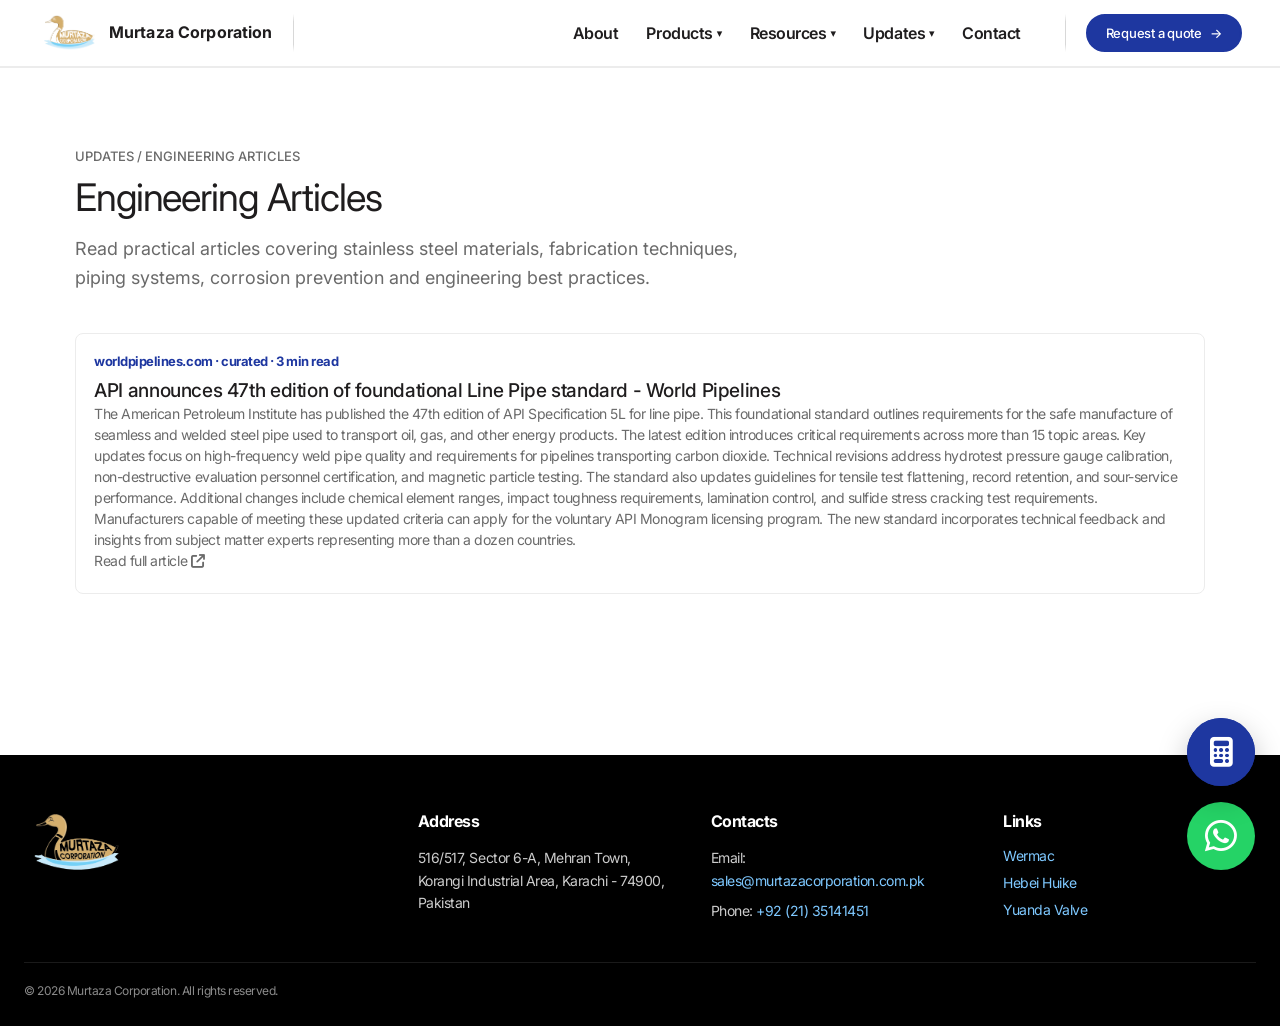
<file: engineering-articles.html>
<!doctype html>
<html lang="en">
<head>
<meta charset="UTF-8" />
<meta name="viewport" content="width=device-width, initial-scale=1.0" />
<title>Engineering Articles — Murtaza Corporation</title>
<meta name="description" content="Practical articles on stainless steel materials, fabrication techniques, piping systems and corrosion prevention." />
<link rel="preconnect" href="https://fonts.googleapis.com">
<link rel="preconnect" href="https://fonts.gstatic.com" crossorigin>
<link href="https://fonts.googleapis.com/css2?family=Inter:wght@400;500;700&display=swap" rel="stylesheet">
<link rel="stylesheet" href="style.css">
<link rel="stylesheet"
href="https://cdnjs.cloudflare.com/ajax/libs/font-awesome/6.7.2/css/all.min.css">


<!-- ============================================================ -->
<!-- Unified article card / summary styling.                       -->
<!-- Move this block into style.css whenever convenient — it's      -->
<!-- inline here so the new markup renders correctly immediately.   -->
<!-- ============================================================ -->
<style>
  /* ---- Card (grid) — minimal: heading, date, topic group, read time.
     No summary teaser on the card itself; that only appears after the
     click-through, in the matching .article-section below. ---- */
  #articles-grid .card { display:flex; flex-direction:column; }
  #articles-grid .card-badge {
    display:inline-block;
    background:#111111; color:#ffffff; font-size:11px; font-weight:600;
    padding:4px 10px; border-radius:20px; letter-spacing:.02em;
    margin:0 0 10px;
  }
  .card-meta, .article-meta {
    display:flex; align-items:center; gap:8px; flex-wrap:wrap;
    font-size:13px; color:#8a8a8a; margin:0 0 8px;
  }
  .card-meta .dot, .article-meta .dot { opacity:.6; }
  #articles-grid .card h3 { margin:0; font-size:19px; line-height:1.35; }

  /* ---- Article detail section (shown after clicking a card) ---- */
  .article-badge {
    background:#111111; color:#ffffff; font-size:11px; font-weight:600;
    padding:3px 10px; border-radius:20px; margin-right:2px;
  }
  .article-section { margin-top:56px; padding-top:24px; border-top:1px solid #ececec; scroll-margin-top:110px; }
  .article-section h3 { font-size:26px; font-weight:600; margin:6px 0 20px; }
  .article-section .btn { margin-top:8px; margin-right:8px; }

  /* Small, justified summary paragraph inside the article section —
     this is the only body copy shown post-click for curated articles. */
  .article-summary {
    color:var(--color-ink);
    font-size:15px;
    line-height:1.75;
    text-align:justify;
    text-justify:inter-word;
    max-width:640px;
    margin:0 0 20px;
  }

  /* Empty-state placeholder shown while AUTO-CARDS has no entries yet. */
  #articles-empty {
    padding:48px 24px;
    text-align:center;
    color:#8a8a8a;
    font-size:15px;
    border:1px dashed #dcdcdc;
    border-radius:12px;
  }
</style>
</head>
<body>
<div class="page-veil" aria-hidden="true"></div>

<div class="header-hover-zone" id="headerHoverZone"></div>
<header>
  <div class="nav-inner">

    <a href="index.html#top" class="logo" aria-label="Murtaza Corporation home">
      <img src="Logos/company.png" alt="Murtaza Corporation" class="logo-img" />
      <span class="logo-name">Murtaza Corporation</span>
    </a>

    <span class="nav-divider" aria-hidden="true"></span>

    <nav>
      <ul class="nav-links" id="navLinks">
        <li><a href="index.html#about">About</a></li>
        <li class="nav-item-dropdown">
          <a href="index.html#products" class="nav-dropdown-toggle" aria-haspopup="true" aria-expanded="false">
            Products <span class="nav-caret" aria-hidden="true">▾</span>
          </a>
          <ul class="nav-dropdown-menu">
            <li><a href="pipes.html">Pipes</a></li>
            <li><a href="fittings.html">Fittings</a></li>
            <li><a href="valves.html">Valves</a></li>
            <li><a href="flanges.html">Flanges</a></li>
            <li><a href="tubes.html">Tubes</a></li>
            <li><a href="dairy-tubes.html">Dairy tubes &amp; fittings</a></li>
          </ul>
        </li>
        <li class="nav-item-dropdown">
          <a href="index.html#resources" class="nav-dropdown-toggle" aria-haspopup="true" aria-expanded="false">
            Resources <span class="nav-caret" aria-hidden="true">▾</span>
          </a>
          <ul class="nav-dropdown-menu">
            <li><a href="company-profile.html">Company profile</a></li>
            <li><a href="lor.html">LOR</a></li>
            <li><a href="mill-test-report.html">Mill Test Report</a></li>
            <li><a href="services.html">Services</a></li>
          </ul>
        </li>
        <li class="nav-item-dropdown">
          <a href="index.html#track-record" class="nav-dropdown-toggle" aria-haspopup="true" aria-expanded="false">
            Updates <span class="nav-caret" aria-hidden="true">▾</span>
          </a>
          <ul class="nav-dropdown-menu">
            <li><a href="linkedin-updates.html">LinkedIn Updates</a></li>
            <li><a href="engineering-articles.html">Engineering Articles</a></li>
            <li><a href="project-gallery.html">Project Gallery</a></li>
          </ul>
        </li>
        <li><a href="index.html#contact" data-open-contact>Contact</a></li>
      </ul>
    </nav>

    <span class="nav-divider" aria-hidden="true"></span>

    <div class="nav-actions">
      <button type="button" class="btn btn-primary btn-sm" data-open-quote>Request a quote <span class="arrow">&rarr;</span></button>
      <button class="nav-toggle" id="navToggle" aria-label="Toggle menu" aria-expanded="false" aria-controls="navLinks">
        <span></span><span></span><span></span>
      </button>
    </div>
  </div>
</header>
<div id="top"></div>

<section class="block" id="page-top">
  <div class="wrap">
    <div class="section-head reveal">
      <p class="eyebrow"><a href="index.html#track-record" style="color:inherit;">Updates</a> / Engineering Articles</p>
      <h2 class="heading">Engineering Articles</h2>
      <p class="sub-copy">Read practical articles covering stainless steel materials, fabrication techniques, piping systems, corrosion prevention and engineering best practices.</p>
    </div>

    <!-- ============================================================ -->
    <!-- PAGE CONTENT — ENGINEERING ARTICLES                           -->
    <!--                                                                -->
    <!-- CARD TEMPLATE (minimal — no summary teaser on the card):       -->
    <!-- <a class="card" href="#article-SLUG">                         -->
    <!--   <div class="card-body">                                      -->
    <!--     <span class="card-badge">Topic group</span>                -->
    <!--     <p class="card-meta"><span>Date</span><span class="dot">•</span><span>N min read</span></p> -->
    <!--     <h3>Title</h3>                                             -->
    <!--     <p class="hint">Read more &rarr;</p>                       -->
    <!--   </div>                                                       -->
    <!-- </a>                                                            -->
    <!--                                                                -->
    <!-- MATCHING ARTICLE-SECTION TEMPLATE (shown after click-through): -->
    <!-- <div id="article-SLUG" class="article-section">                -->
    <!--   <p class="article-meta">                                     -->
    <!--     <span class="article-badge">Topic group</span>              -->
    <!--     <span>Date</span><span class="dot">&middot;</span><span>N min read</span> -->
    <!--   </p>                                                          -->
    <!--   <h3>Title</h3>                                               -->
    <!--   <p class="article-summary">Small, justified summary text.</p> -->
    <!--   <a href="SOURCE_URL" target="_blank" rel="noopener noreferrer" class="btn btn-primary btn-sm">Read full article on DOMAIN <i class="fa-solid fa-arrow-up-right-from-square" aria-hidden="true"></i></a> -->
    <!--   <a href="#articles-grid" class="btn btn-ghost btn-sm">&uarr; Back to articles</a> -->
    <!-- </div>                                                          -->
    <!--                                                                -->
    <!-- Every card links to an in-page #article-SLUG section — never   -->
    <!-- straight to an external site. The external link only appears   -->
    <!-- as a button inside that section.                                -->
    <!-- ============================================================ -->

    <div class="grid-3 reveal" id="articles-grid" style="scroll-margin-top:110px;">
      <!-- AUTO-CARDS:START (script inserts new card as first child here) -->
      <a class="card card-curated" href="https://www.worldpipelines.com/regulations-and-standards/17062026/api-announces-47th-edition-of-foundational-line-pipe-standard/" target="_blank" rel="noopener noreferrer">
        <div class="card-body">
          <p class="num">worldpipelines.com &middot; curated &middot; 3 min read</p>
          <h3>API announces 47th edition of foundational Line Pipe standard - World Pipelines</h3>
          <p>The American Petroleum Institute has published the 47th edition of API Specification 5L for line pipe. This foundational standard outlines requirements for the safe manufacture of seamless and welded steel pipe used to transport oil, gas, and other energy products. The latest edition introduces critical requirements across more than 15 topic areas. Key updates focus on high-frequency weld pipe quality and requirements for pipelines transporting carbon dioxide. Technical revisions address hydrotest pressure gauge calibration, non-destructive evaluation personnel certification, and magnetic particle testing. The standard also updates guidelines for tensile test flattening, record retention, and sour-service performance. Additional changes include chemical element ranges, impact toughness requirements, lamination control, and sulfide stress cracking test requirements. Manufacturers capable of meeting these updated criteria can apply for the voluntary API Monogram licensing program. The new standard incorporates technical feedback and insights from subject matter experts representing more than a dozen countries.</p>
          <p class="hint">Read full article <i class="fa-solid fa-arrow-up-right-from-square" aria-hidden="true"></i></p>
        </div>
      </a>

      <!-- AUTO-CARDS:END -->
    </div>



    <!-- AUTO-ARTICLES:START (script inserts new full article-section as first child here) -->
    <!-- AUTO-ARTICLES:END -->

    <!-- ============================================================ -->
    <!-- END PAGE CONTENT                                              -->
    <!-- ============================================================ -->

    <div class="view-all reveal">
      <a href="index.html#track-record" class="btn btn-ghost">
        &larr; Back to all updates
      </a>
    </div>
  </div>
</section>

<footer>
  <div class="footer-inner">
    <div class="footer-brand">
      <img src="Logos/company.png" alt="Murtaza Corporation" class="footer-logo-img" />
    </div>

    <div class="footer-col">
      <h4>Address</h4>
      <p>516/517, Sector 6-A, Mehran Town, Korangi Industrial Area, Karachi - 74900, Pakistan</p>
    </div>

    <div class="footer-col">
      <h4>Contacts</h4>
      <p>Email: <a href="mailto:sales@murtazacorporation.com.pk">sales@murtazacorporation.com.pk</a></p>
      <p>Phone: <a href="tel:+922135141451">+92 (21) 35141451</a></p>
    </div>

    <div class="footer-col">
      <h4>Links</h4>
      <ul class="footer-link-list">
        <li><a href="http://www.wermac.org/" target="_blank" rel="noopener">Wermac</a></li>
        <li><a href="http://www.huikepipe.com/en/" target="_blank" rel="noopener">Hebei Huike</a></li>
        <li><a href="http://www.yuandavalves.com/brand.html" target="_blank" rel="noopener">Yuanda Valve</a></li>
      </ul>
    </div>
  </div>
  <div class="footer-copy">© 2026 Murtaza Corporation. All rights reserved.</div>
</footer>

<script src="script.js" defer></script>
<script src="calculator-widget.js" defer></script>
<script src="contact-widgets.js" defer></script>
<a href="https://wa.me/923343791852" class="whatsapp-widget" target="_blank" aria-label="Chat on WhatsApp">
    <span class="whatsapp-text">Chat with us</span>
    <div class="whatsapp-icon"><i class="fab fa-whatsapp"></i></div>
</a>
</body>
</html>
</file>
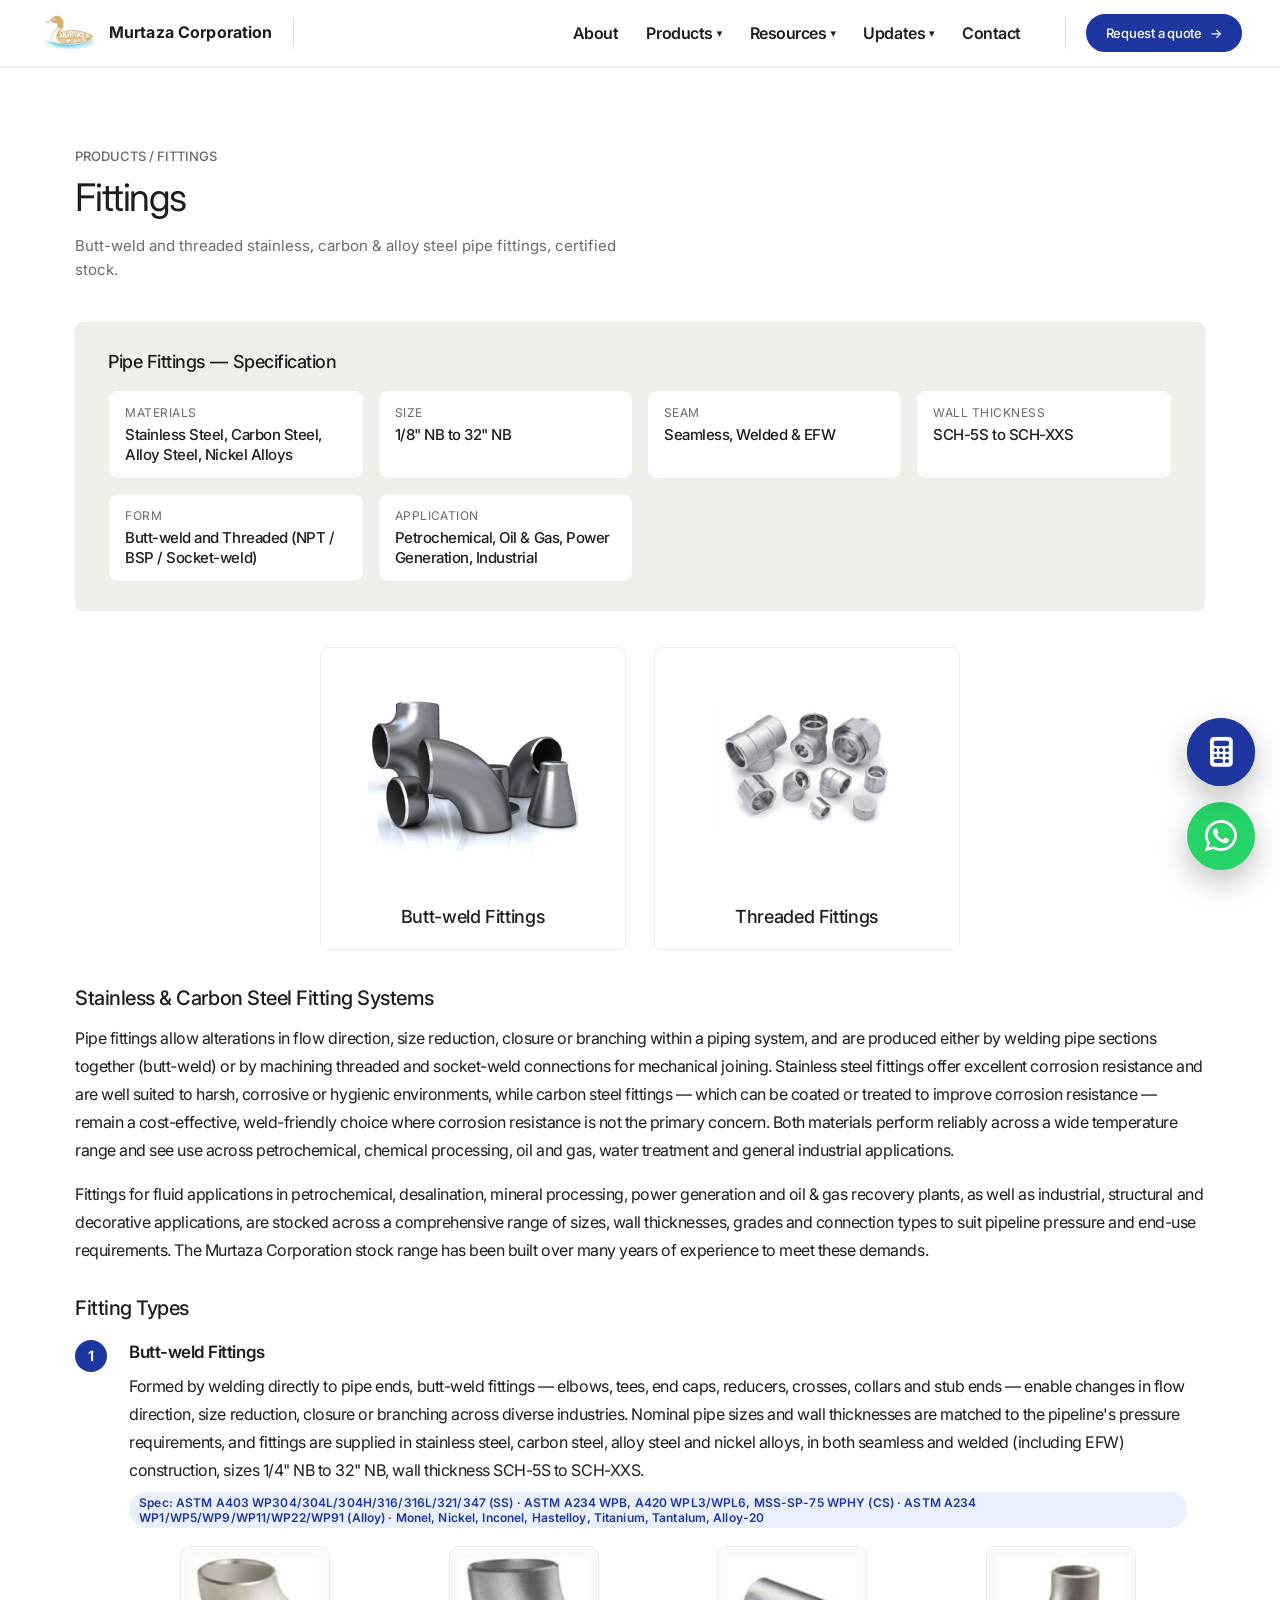
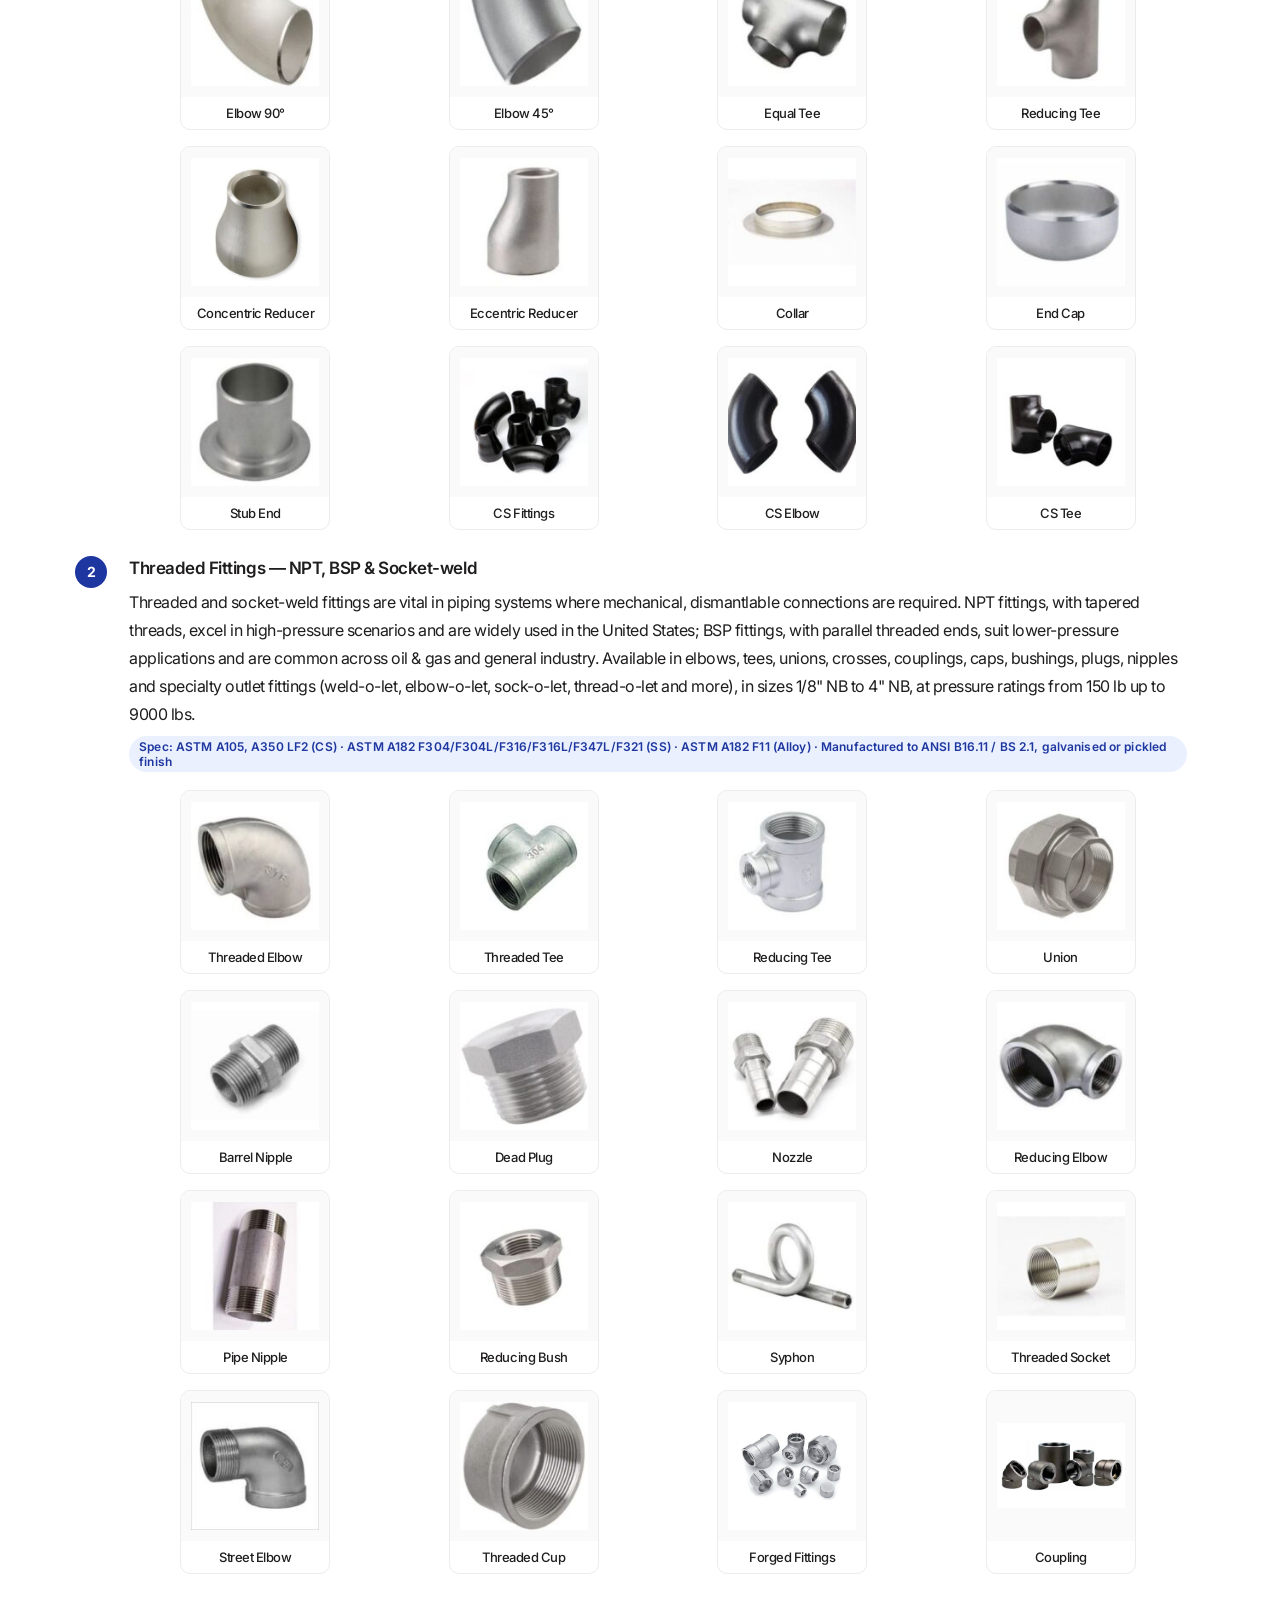
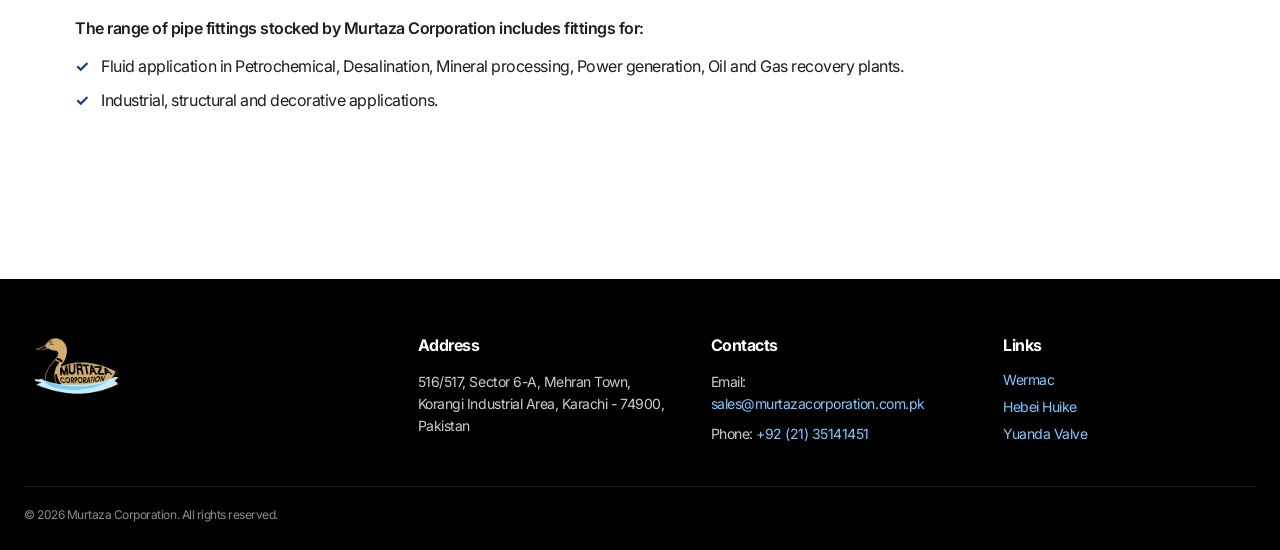
<file: fittings.html>
<!doctype html>
<html lang="en">
<head>
<meta charset="UTF-8" />
<meta name="viewport" content="width=device-width, initial-scale=1.0" />
<title>Fittings — Murtaza Corporation</title>
<meta name="description" content="Butt-weld and threaded (NPT/BSP/socket-weld) stainless steel, carbon steel and alloy steel pipe fittings, 1/8&quot; to 32&quot; NB — from Murtaza Corporation, Karachi." />
<link rel="preconnect" href="https://fonts.googleapis.com">
<link rel="preconnect" href="https://fonts.gstatic.com" crossorigin>
<link href="https://fonts.googleapis.com/css2?family=Inter:wght@400;500;700&display=swap" rel="stylesheet">
<link rel="stylesheet" href="style.css">
<link rel="stylesheet"
href="https://cdnjs.cloudflare.com/ajax/libs/font-awesome/6.7.2/css/all.min.css">

</head>
<body>
<div class="page-veil" aria-hidden="true"></div>

<div class="header-hover-zone" id="headerHoverZone"></div>
<header>
  <div class="nav-inner">

    <a href="index.html#top" class="logo" aria-label="Murtaza Corporation home">
      <img src="Logos/company.png" alt="Murtaza Corporation" class="logo-img" />
      <span class="logo-name">Murtaza Corporation</span>
    </a>

    <span class="nav-divider" aria-hidden="true"></span>

    <nav>
      <ul class="nav-links" id="navLinks">
        <li><a href="index.html#about">About</a></li>
        <li class="nav-item-dropdown">
          <a href="index.html#products" class="nav-dropdown-toggle" aria-haspopup="true" aria-expanded="false">
            Products <span class="nav-caret" aria-hidden="true">▾</span>
          </a>
          <ul class="nav-dropdown-menu">
            <li><a href="pipes.html">Pipes</a></li>
            <li><a href="fittings.html">Fittings</a></li>
            <li><a href="valves.html">Valves</a></li>
            <li><a href="flanges.html">Flanges</a></li>
            <li><a href="tubes.html">Tubes</a></li>
            <li><a href="dairy-tubes.html">Dairy tubes &amp; fittings</a></li>
          </ul>
        </li>
        <li class="nav-item-dropdown">
          <a href="index.html#resources" class="nav-dropdown-toggle" aria-haspopup="true" aria-expanded="false">
            Resources <span class="nav-caret" aria-hidden="true">▾</span>
          </a>
          <ul class="nav-dropdown-menu">
            <li><a href="company-profile.html">Company profile</a></li>
            <li><a href="lor.html">LOR</a></li>
            <li><a href="mill-test-report.html">Mill Test Report</a></li>
            <li><a href="services.html">Services</a></li>
          </ul>
        </li>
        <li class="nav-item-dropdown">
          <a href="index.html#track-record" class="nav-dropdown-toggle" aria-haspopup="true" aria-expanded="false">
            Updates <span class="nav-caret" aria-hidden="true">▾</span>
          </a>
          <ul class="nav-dropdown-menu">
            <li><a href="linkedin-updates.html">LinkedIn Updates</a></li>
            <li><a href="engineering-articles.html">Engineering Articles</a></li>
            <li><a href="project-gallery.html">Project Gallery</a></li>
          </ul>
        </li>
        <li><a href="index.html#contact" data-open-contact>Contact</a></li>
      </ul>
    </nav>

    <span class="nav-divider" aria-hidden="true"></span>

    <div class="nav-actions">
      <button type="button" class="btn btn-primary btn-sm" data-open-quote>Request a quote <span class="arrow">&rarr;</span></button>
      <button class="nav-toggle" id="navToggle" aria-label="Toggle menu" aria-expanded="false" aria-controls="navLinks">
        <span></span><span></span><span></span>
      </button>
    </div>
  </div>
</header>
<div id="top"></div>

<section class="block" id="product-top">
  <div class="wrap">
    <div class="section-head reveal">
      <p class="eyebrow"><a href="index.html#products" style="color:inherit;">Products</a> / Fittings</p>
      <h2 class="heading">Fittings</h2>
      <p class="sub-copy">Butt-weld and threaded stainless, carbon &amp; alloy steel pipe fittings, certified stock.</p>
    </div>
    

    <!-- ============================================================ -->
    <!-- PRODUCT CONTENT — FITTINGS -->
    <!-- ============================================================ -->

    <div class="wrap" style="padding:0;max-width:100%;">

      <!-- Spec summary -->
      <div style="background:var(--color-bone);border:1px solid #ececec;border-radius:var(--radius-lg);padding:28px 32px;margin-bottom:36px;">
  <h3 style="margin:0 0 18px;font-size:18px;font-weight:500;">Pipe Fittings — Specification</h3>
        <div style="display:grid;grid-template-columns:repeat(auto-fit,minmax(220px,1fr));gap:14px;">
          <div class="spec-item"><span class="spec-label">Materials</span><span class="spec-value">Stainless Steel, Carbon Steel, Alloy Steel, Nickel Alloys</span></div>
          <div class="spec-item"><span class="spec-label">Size</span><span class="spec-value">1/8" NB to 32" NB</span></div>
          <div class="spec-item"><span class="spec-label">Seam</span><span class="spec-value">Seamless, Welded &amp; EFW</span></div>
          <div class="spec-item"><span class="spec-label">Wall Thickness</span><span class="spec-value">SCH-5S to SCH-XXS</span></div>
          <div class="spec-item"><span class="spec-label">Form</span><span class="spec-value">Butt-weld and Threaded (NPT / BSP / Socket-weld)</span></div>
          <div class="spec-item"><span class="spec-label">Application</span><span class="spec-value">Petrochemical, Oil &amp; Gas, Power Generation, Industrial</span></div>
        </div>
      </div>
      

      <!-- Product imagery -->
<div class="grid-3" style="grid-template-columns:repeat(2,minmax(0,1fr));max-width:640px;gap:28px;margin:0 auto 36px;">
            <div class="card product-photo-card">
         <img src="images/fittings.jpg" alt="Butt-weld pipe fittings" style="height:240px;width:100%;object-fit:contain;padding:15px;background:#fff;box-sizing:border-box;" />
          <div class="card-body" style="text-align:center;">
            <h3 style="margin:0;">Butt-weld Fittings</h3>
          </div>
        </div>
        <div class="card product-photo-card">
         <img src="fittings/WhatsApp-Image-2024-01-25-at-5.36.42-PM.jpg" alt="Threaded NPT and BSP pipe fittings" style="height:240px;width:100%;object-fit:contain;padding:15px;background:#fff;box-sizing:border-box;" />
          <div class="card-body" style="text-align:center;">
            <h3 style="margin:0;">Threaded Fittings</h3>
          </div>
        </div>
      </div>

      <!-- Overview -->
<div style="margin-bottom:32px;">
  <h3 style="font-size:20px;font-weight:500;margin:0 0 14px;">Stainless &amp; Carbon Steel Fitting Systems</h3>
  <p style="color:var(--color-ink);font-size:16px;line-height:1.75;margin:0 0 16px;">Pipe fittings allow alterations in flow direction, size reduction, closure or branching within a piping system, and are produced either by welding pipe sections together (butt-weld) or by machining threaded and socket-weld connections for mechanical joining. Stainless steel fittings offer excellent corrosion resistance and are well suited to harsh, corrosive or hygienic environments, while carbon steel fittings — which can be coated or treated to improve corrosion resistance — remain a cost-effective, weld-friendly choice where corrosion resistance is not the primary concern. Both materials perform reliably across a wide temperature range and see use across petrochemical, chemical processing, oil and gas, water treatment and general industrial applications.</p>
  <p style="color:var(--color-ink);font-size:16px;line-height:1.75;margin:0 0 16px;">Fittings for fluid applications in petrochemical, desalination, mineral processing, power generation and oil &amp; gas recovery plants, as well as industrial, structural and decorative applications, are stocked across a comprehensive range of sizes, wall thicknesses, grades and connection types to suit pipeline pressure and end-use requirements. The Murtaza Corporation stock range has been built over many years of experience to meet these demands.</p>
</div>

      <!-- Fitting type breakdown -->
      <div style="margin-bottom:36px;">
        <h3 style="font-size:20px;font-weight:500;margin:0 0 18px;">Fitting Types</h3>
        <div style="display:flex;flex-direction:column;gap:20px;">

          <div class="type-card">
            <span class="type-badge">1</span>
            <h4 style="margin:0 0 10px;font-size:17px;font-weight:600;">Butt-weld Fittings</h4>
            <p style="color:var(--color-ink);font-size:16px;line-height:1.75;margin:0;">Formed by welding directly to pipe ends, butt-weld fittings — elbows, tees, end caps, reducers, crosses, collars and stub ends — enable changes in flow direction, size reduction, closure or branching across diverse industries. Nominal pipe sizes and wall thicknesses are matched to the pipeline's pressure requirements, and fittings are supplied in stainless steel, carbon steel, alloy steel and nickel alloys, in both seamless and welded (including EFW) construction, sizes 1/4" NB to 32" NB, wall thickness SCH-5S to SCH-XXS.</p>
            <span class="spec-pill">Spec: ASTM A403 WP304/304L/304H/316/316L/321/347 (SS) · ASTM A234 WPB, A420 WPL3/WPL6, MSS-SP-75 WPHY (CS) · ASTM A234 WP1/WP5/WP9/WP11/WP22/WP91 (Alloy) · Monel, Nickel, Inconel, Hastelloy, Titanium, Tantalum, Alloy-20</span>

            <div class="fitting-grid">
              <div class="fitting-tile"><img src="fittings/S.S-ELBOW-90-DEGREE-150x150.jpg" alt="Butt-weld 90 degree elbow" /><span>Elbow 90°</span></div>
              <div class="fitting-tile"><img src="fittings/S.S-ELBOW-45-DEGREE-150x150.jpg" alt="Butt-weld 45 degree elbow" /><span>Elbow 45°</span></div>
              <div class="fitting-tile"><img src="fittings/S.S-EQUAL-TEE.jfif_-150x150.jpg" alt="Butt-weld equal tee" /><span>Equal Tee</span></div>
              <div class="fitting-tile"><img src="fittings/S.S-REDUCE-TEE-150x150.jpg" alt="Butt-weld reducing tee" /><span>Reducing Tee</span></div>
              <div class="fitting-tile"><img src="fittings/stainless-steel-concentric-reducer-300x300.jpg" alt="Butt-weld concentric reducer" /><span>Concentric Reducer</span></div>
              <div class="fitting-tile"><img src="fittings/S.S-ECCENTRIC-REDUCER-150x150.jpg" alt="Butt-weld eccentric reducer" /><span>Eccentric Reducer</span></div>
              <div class="fitting-tile"><img src="fittings/S.S-COLLAR-150x150.jpg" alt="Butt-weld collar" /><span>Collar</span></div>
              <div class="fitting-tile"><img src="fittings/S.S-END-CAP-150x150.jpg" alt="Butt-weld end cap" /><span>End Cap</span></div>
              <div class="fitting-tile"><img src="fittings/S.S-STUB-END-150x150.jpg" alt="Butt-weld stub end" /><span>Stub End</span></div>
              <div class="fitting-tile"><img src="fittings/WhatsApp-Image-2024-01-25-at-5.31.00-PM-150x150.jpg" alt="Butt-weld cross" /><span>CS Fittings</span></div>
              <div class="fitting-tile"><img src="fittings/WhatsApp-Image-2024-01-25-at-5.30.59-PM-150x150.jpg" alt="Carbon steel elbow" /><span>CS Elbow</span></div>
              <div class="fitting-tile"><img src="fittings/WhatsApp-Image-2024-01-25-at-5.30.59-PM-1-150x150.jpg"alt="Carbon steel tee" /><span>CS Tee</span></div>
            </div>
          </div>

          <div class="type-card">
            <span class="type-badge">2</span>
            <h4 style="margin:0 0 10px;font-size:17px;font-weight:600;">Threaded Fittings — NPT, BSP &amp; Socket-weld</h4>
            <p style="color:var(--color-ink);font-size:16px;line-height:1.75;margin:0;">Threaded and socket-weld fittings are vital in piping systems where mechanical, dismantlable connections are required. NPT fittings, with tapered threads, excel in high-pressure scenarios and are widely used in the United States; BSP fittings, with parallel threaded ends, suit lower-pressure applications and are common across oil &amp; gas and general industry. Available in elbows, tees, unions, crosses, couplings, caps, bushings, plugs, nipples and specialty outlet fittings (weld-o-let, elbow-o-let, sock-o-let, thread-o-let and more), in sizes 1/8" NB to 4" NB, at pressure ratings from 150 lb up to 9000 lbs.</p>
            <span class="spec-pill">Spec: ASTM A105, A350 LF2 (CS) · ASTM A182 F304/F304L/F316/F316L/F347L/F321 (SS) · ASTM A182 F11 (Alloy) · Manufactured to ANSI B16.11 / BS 2.1, galvanised or pickled finish</span>

            <div class="fitting-grid">
              <div class="fitting-tile"><img src="fittings/S.S-THREADED-ELBOW.jfif_-150x150.jpg" alt="Threaded elbow" /><span>Threaded Elbow</span></div>
              <div class="fitting-tile"><img src="fittings/S.S-THREADED-TEE-150x150.jpg" alt="Threaded tee" /><span>Threaded Tee</span></div>
              <div class="fitting-tile"><img src="fittings/S.S-THREADED-REDUCE-TEE.jfif_-150x150.jpg" alt="Threaded reducing tee" /><span>Reducing Tee</span></div>
              <div class="fitting-tile"><img src="fittings/S.S-THREADED-UNION-150x150.jpg" alt="Threaded union" /><span>Union</span></div>
              <div class="fitting-tile"><img src="fittings/S.S-BARREL-NIPPLE-150x150.jpg" alt="Barrel nipple" /><span>Barrel Nipple</span></div>
              <div class="fitting-tile"><img src="fittings/S.S-DEAD-PLUG-150x150.jpg" alt="Dead plug" /><span>Dead Plug</span></div>
              <div class="fitting-tile"><img src="fittings/S.S-NOZZLE-150x150.jpg" alt="Nozzle fitting" /><span>Nozzle</span></div>
              <div class="fitting-tile"><img src="fittings/S.S-THREADED-REDUCE-ELBOW-150x150.jpg" alt="Threaded reducing elbow" /><span>Reducing Elbow</span></div>
              <div class="fitting-tile"><img src="fittings/S.S-PIPE-NIPPLE-150x150.jpg" alt="Pipe nipple" /><span>Pipe Nipple</span></div>
              <div class="fitting-tile"><img src="fittings/S.S-REDUCE-BUSH-150x150.jpg" alt="Reducing bush" /><span>Reducing Bush</span></div>
              <div class="fitting-tile"><img src="fittings/S.S-SYPHON-150x150.jpg" alt="Syphon fitting" /><span>Syphon</span></div>
              <div class="fitting-tile"><img src="fittings/S.S-THREADED-SOCKET-150x150.jpg" alt="Threaded socket" /><span>Threaded Socket</span></div>
              <div class="fitting-tile"><img src="fittings/S.S-THREADED-STREET-ELBOW.jfif_-150x150 - Copy.jpg" alt="Threaded street elbow" /><span>Street Elbow</span></div>
              <div class="fitting-tile"><img src="fittings/S.S-THREADED-CAP-150x150.jpg" alt="Threaded cup" /><span>Threaded Cup</span></div>
              <div class="fitting-tile"><img src="fittings/WhatsApp-Image-2024-01-25-at-5.36.42-PM.jpg" alt="Threaded cross" /><span>Forged Fittings</span></div>
              <div class="fitting-tile"><img src="fittings/WhatsApp-Image-2024-01-25-at-5.36.52-PM.jpg" alt="Threaded coupling" /><span>Coupling</span></div>
            </div>
          </div>

        </div>
      </div>

      <!-- Stock range -->
      <div style="max-width:85ch;margin-bottom:40px;">
        <p style="color:var(--color-ink);font-weight:600;line-height:1.75;margin:0;">The range of pipe fittings stocked by Murtaza Corporation includes fittings for:</p>
        <ul class="stock-list">
          <li>Fluid application in Petrochemical, Desalination, Mineral processing, Power generation, Oil and Gas recovery plants.</li>
          <li>Industrial, structural and decorative applications.</li>
        </ul>
      </div>

    </div>

    <!-- ============================================================ -->
    <!-- END PRODUCT CONTENT                                           -->
    <!-- ============================================================ -->
<div class="view-all reveal">
  <a href="index.html#products" class="btn btn-ghost">
    Back to all products
  </a>
</div>
  </div>
</section>

<footer>
  <div class="footer-inner">
    <div class="footer-brand">
      <img src="Logos/company.png" alt="Murtaza Corporation" class="footer-logo-img" />
    </div>

    <div class="footer-col">
      <h4>Address</h4>
      <p>516/517, Sector 6-A, Mehran Town, Korangi Industrial Area, Karachi - 74900, Pakistan</p>
    </div>

    <div class="footer-col">
      <h4>Contacts</h4>
      <p>Email: <a href="mailto:sales@murtazacorporation.com.pk">sales@murtazacorporation.com.pk</a></p>
      <p>Phone: <a href="tel:+922135141451">+92 (21) 35141451</a></p>
    </div>

    <div class="footer-col">
      <h4>Links</h4>
      <ul class="footer-link-list">
        <li><a href="http://www.wermac.org/" target="_blank" rel="noopener">Wermac</a></li>
        <li><a href="http://www.huikepipe.com/en/" target="_blank" rel="noopener">Hebei Huike</a></li>
        <li><a href="http://www.yuandavalves.com/brand.html" target="_blank" rel="noopener">Yuanda Valve</a></li>
      </ul>
    </div>
  </div>
  <div class="footer-copy">© 2026 Murtaza Corporation. All rights reserved.</div>
</footer>

<script src="script.js" defer></script>
<script src="calculator-widget.js" defer></script>
<script src="contact-widgets.js" defer></script>
<!-- Floating WhatsApp Button -->
<a href="https://wa.me/923343791852"
   class="whatsapp-widget"
   target="_blank"
   aria-label="Chat on WhatsApp">

    <span class="whatsapp-text">
        Chat with us
    </span>

    <div class="whatsapp-icon">
        <i class="fab fa-whatsapp"></i>
    </div>

</a>
</body>
</html>
</file>
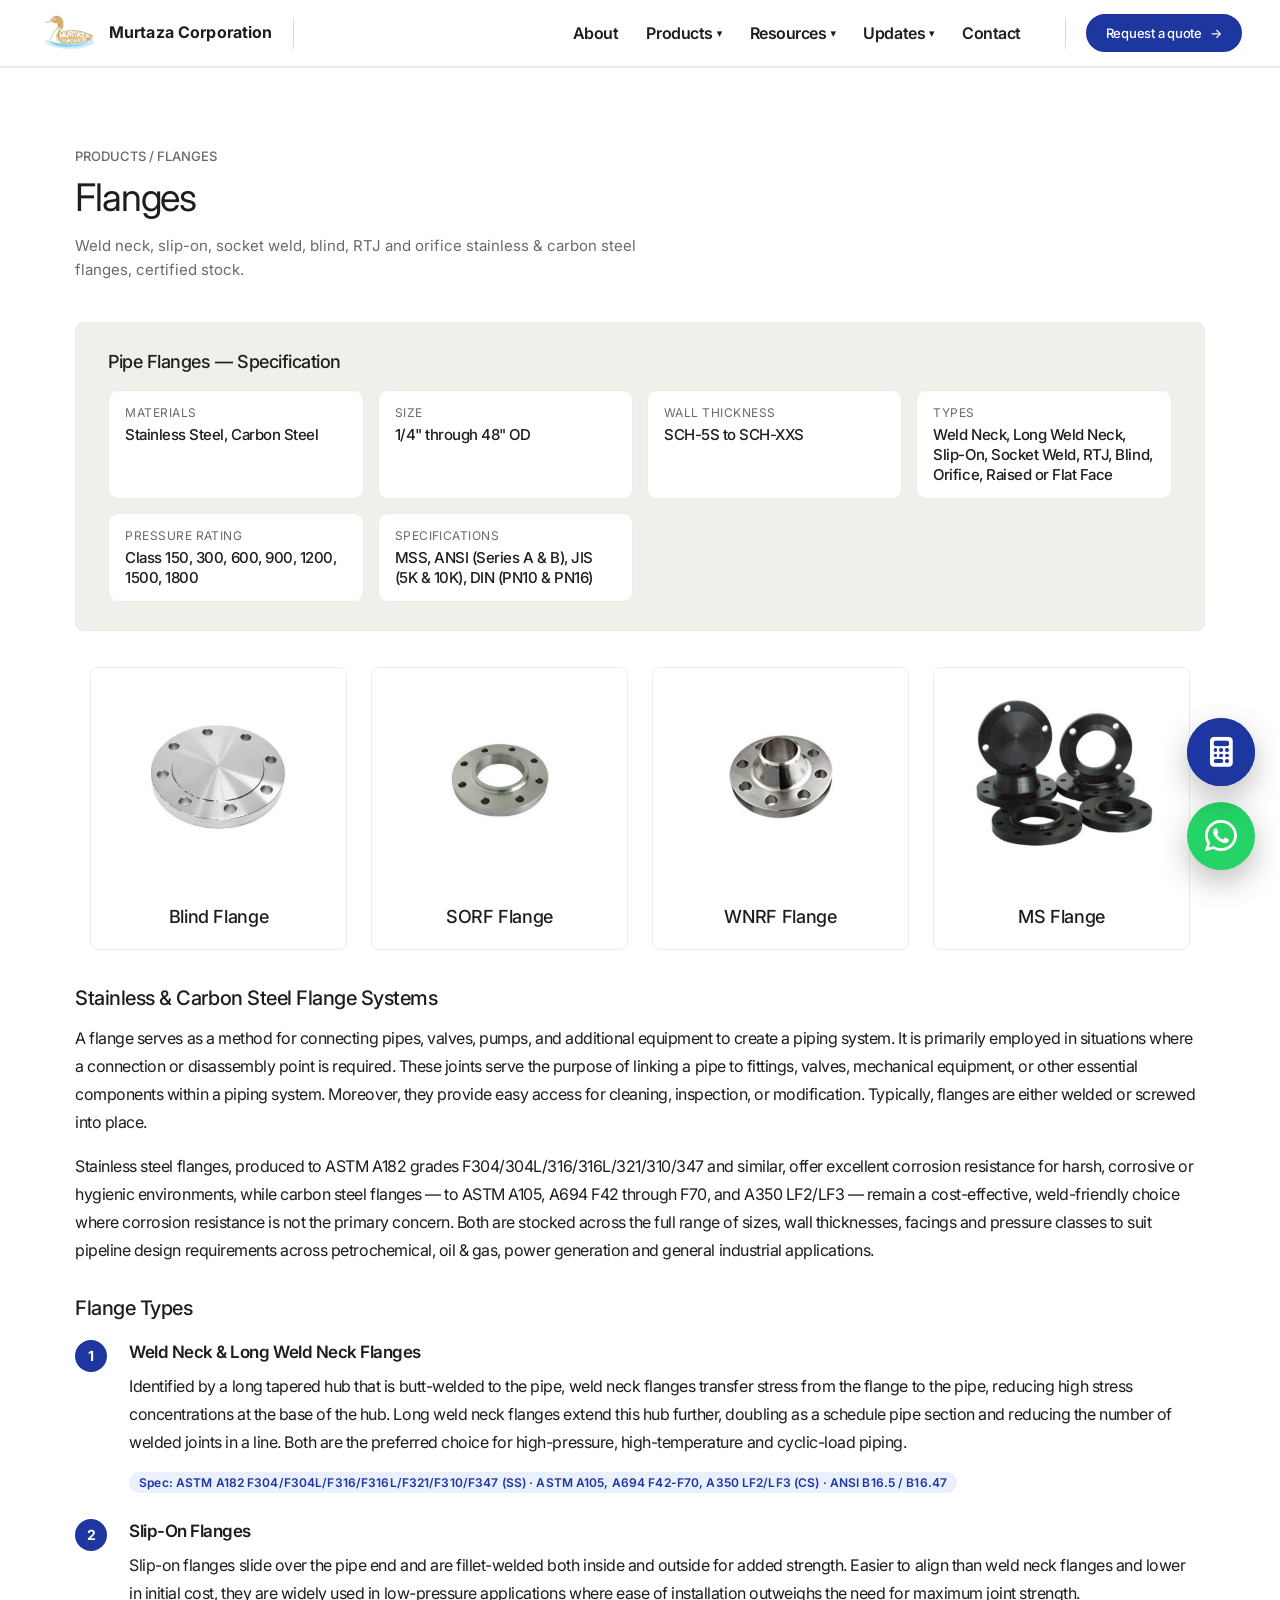
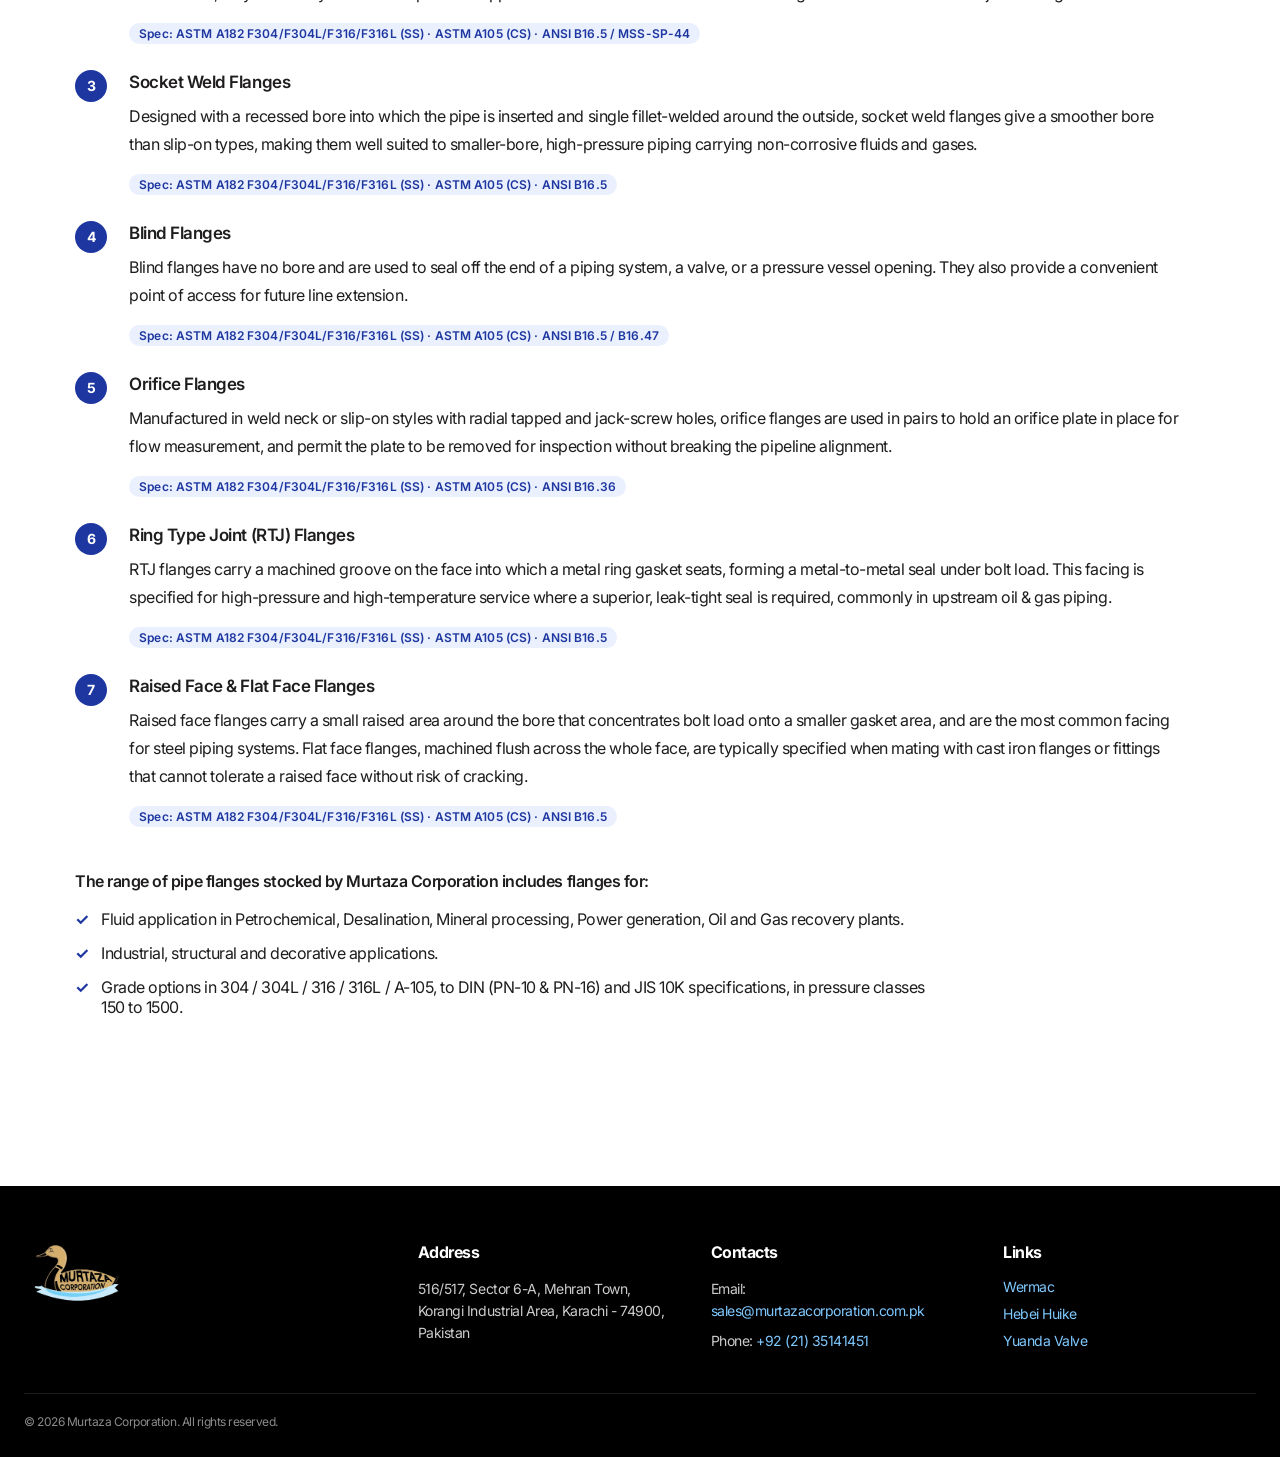
<file: flanges.html>
<!doctype html>
<html lang="en">
<head>
<meta charset="UTF-8" />
<meta name="viewport" content="width=device-width, initial-scale=1.0" />
<title>Flanges — Murtaza Corporation</title>
<meta name="description" content="Weld neck, slip-on, socket weld, blind, RTJ and orifice stainless steel &amp; carbon steel pipe flanges, 1/4&quot; to 48&quot; OD, Class 150 to 1800 — from Murtaza Corporation, Karachi." />
<link rel="preconnect" href="https://fonts.googleapis.com">
<link rel="preconnect" href="https://fonts.gstatic.com" crossorigin>
<link href="https://fonts.googleapis.com/css2?family=Inter:wght@400;500;700&display=swap" rel="stylesheet">
<link rel="stylesheet" href="style.css">
<style>
  #product-top .section-head {
    text-align: left;
    margin: 0 0 40px 0;
    max-width: none;
  }

  /* Readability: left-aligned copy instead of justified (avoids uneven
     word-spacing "rivers" on the web), tighter line-height, consistent tokens */
  #product-top p {
    text-align: left;
  }

  #product-top .spec-item {
    background: #fff;
    border: 1px solid #ececec;
    border-radius: 10px;
    padding: 14px 16px;
  }

  #product-top .spec-label {
    display: block;
    font-size: 12px;
    letter-spacing: 0.04em;
    text-transform: uppercase;
    color: var(--color-stone);
    margin-bottom: 4px;
  }

  #product-top .spec-value {
    color: var(--color-ink);
    font-weight: 500;
    font-size: 15px;
  }

  #product-top .type-card {
    position: relative;
    padding: 4px 18px 4px 54px;
  }

  #product-top .type-badge {
    position: absolute;
    left: 0;
    top: 2px;
    width: 32px;
    height: 32px;
    border-radius: 50%;
    background: var(--color-cobalt-ink);
    color: #fff;
    font-size: 14px;
    font-weight: 700;
    display: flex;
    align-items: center;
    justify-content: center;
  }

  #product-top .spec-pill {
    display: inline-block;
    margin-top: 16px;
    padding: 3px 10px;
    border-radius: 20px;
    background: #eaf0fe;
    color: var(--color-cobalt-ink);
    font-size: 12px;
    font-weight: 600;
    letter-spacing: 0.01em;
  }

  #product-top .stock-list {
    list-style: none;
    margin: 14px 0 0;
    padding: 0;
  }

  #product-top .stock-list li {
    position: relative;
    padding-left: 26px;
    margin-bottom: 14px;
    color: var(--color-ink);
    font-size: 16px;
  }

  #product-top .stock-list li::before {
    content: "✓";
    position: absolute;
    left: 0;
    top: 0;
    color: var(--color-cobalt-ink);
    font-weight: 700;
  }

  @media (max-width: 640px) {
    #product-top .type-card {
      padding-left: 46px;
    }
    #product-top .type-badge {
      width: 28px;
      height: 28px;
      font-size: 13px;
    }
  }

  #product-top .product-photo-card {
    transition: transform 0.2s ease, box-shadow 0.2s ease;
  }
  #product-top .product-photo-card:hover {
    transform: translateY(-4px);
    box-shadow: 0 10px 24px rgba(0,0,0,0.08);
  }

  #product-top .fitting-grid {
    display: grid;
    grid-template-columns: repeat(4, minmax(0,1fr));
    gap: 16px;
    margin-top: 18px;
    justify-items: center;
  }

  #product-top .fitting-tile {
    background: #fff;
    border: 1px solid #ececec;
    border-radius: 10px;
    overflow: hidden;
    text-align: center;
    transition: transform 0.2s ease, box-shadow 0.2s ease;
    width: 150px !important;
    height: auto;
  }

  #product-top .fitting-tile:hover {
    transform: translateY(-3px);
    box-shadow: 0 8px 18px rgba(0,0,0,0.08);
  }

  #product-top .fitting-tile img {
    width: 150px !important;
    height: 150px !important;
    max-width: 150px !important;
    min-width: 150px !important;
    max-height: 150px !important;
    min-height: 150px !important;
    object-fit: contain !important;
    object-position: center;
    background: #fafafa;
    display: block;
    padding: 10px;
    box-sizing: border-box;
  }

  #product-top .fitting-tile span {
    display: block;
    padding: 8px 6px;
    font-size: 13px;
    font-weight: 500;
    color: var(--color-ink);
  }

  @media (max-width: 900px) {
    #product-top .fitting-grid {
      grid-template-columns: repeat(3, minmax(0,1fr));
    }
  }

  @media (max-width: 640px) {
    #product-top .fitting-grid {
      grid-template-columns: repeat(2, minmax(0,1fr));
    }
  }
</style>
<link rel="stylesheet"
href="https://cdnjs.cloudflare.com/ajax/libs/font-awesome/6.7.2/css/all.min.css">

</head>
<body>
<div class="page-veil" aria-hidden="true"></div>

<div class="header-hover-zone" id="headerHoverZone"></div>
<header>
  <div class="nav-inner">

    <a href="index.html#top" class="logo" aria-label="Murtaza Corporation home">
      <img src="Logos/company.png" alt="Murtaza Corporation" class="logo-img" />
      <span class="logo-name">Murtaza Corporation</span>
    </a>

    <span class="nav-divider" aria-hidden="true"></span>

    <nav>
      <ul class="nav-links" id="navLinks">
        <li><a href="index.html#about">About</a></li>
        <li class="nav-item-dropdown">
          <a href="index.html#products" class="nav-dropdown-toggle" aria-haspopup="true" aria-expanded="false">
            Products <span class="nav-caret" aria-hidden="true">▾</span>
          </a>
          <ul class="nav-dropdown-menu">
            <li><a href="pipes.html">Pipes</a></li>
            <li><a href="fittings.html">Fittings</a></li>
            <li><a href="valves.html">Valves</a></li>
            <li><a href="flanges.html">Flanges</a></li>
            <li><a href="tubes.html">Tubes</a></li>
            <li><a href="dairy-tubes.html">Dairy tubes &amp; fittings</a></li>
          </ul>
        </li>
        <li class="nav-item-dropdown">
          <a href="index.html#resources" class="nav-dropdown-toggle" aria-haspopup="true" aria-expanded="false">
            Resources <span class="nav-caret" aria-hidden="true">▾</span>
          </a>
          <ul class="nav-dropdown-menu">
            <li><a href="company-profile.html">Company profile</a></li>
            <li><a href="lor.html">LOR</a></li>
            <li><a href="mill-test-report.html">Mill Test Report</a></li>
            <li><a href="services.html">Services</a></li>
          </ul>
        </li>
        <li class="nav-item-dropdown">
          <a href="index.html#track-record" class="nav-dropdown-toggle" aria-haspopup="true" aria-expanded="false">
            Updates <span class="nav-caret" aria-hidden="true">▾</span>
          </a>
          <ul class="nav-dropdown-menu">
            <li><a href="linkedin-updates.html">LinkedIn Updates</a></li>
            <li><a href="engineering-articles.html">Engineering Articles</a></li>
            <li><a href="project-gallery.html">Project Gallery</a></li>
          </ul>
        </li>
        <li><a href="index.html#contact" data-open-contact>Contact</a></li>
      </ul>
    </nav>

    <span class="nav-divider" aria-hidden="true"></span>

    <div class="nav-actions">
      <button type="button" class="btn btn-primary btn-sm" data-open-quote>Request a quote <span class="arrow">&rarr;</span></button>
      <button class="nav-toggle" id="navToggle" aria-label="Toggle menu" aria-expanded="false" aria-controls="navLinks">
        <span></span><span></span><span></span>
      </button>
    </div>
  </div>
</header>
<div id="top"></div>

<section class="block" id="product-top">
  <div class="wrap">
    <div class="section-head reveal">
      <p class="eyebrow"><a href="index.html#products" style="color:inherit;">Products</a> / Flanges</p>
      <h2 class="heading">Flanges</h2>
      <p class="sub-copy">Weld neck, slip-on, socket weld, blind, RTJ and orifice stainless &amp; carbon steel flanges, certified stock.</p>
    </div>


    <!-- ============================================================ -->
    <!-- PRODUCT CONTENT — FLANGES -->
    <!-- ============================================================ -->

    <div class="wrap" style="padding:0;max-width:100%;">

      <!-- Spec summary -->
      <div style="background:var(--color-bone);border:1px solid #ececec;border-radius:var(--radius-lg);padding:28px 32px;margin-bottom:36px;">
  <h3 style="margin:0 0 18px;font-size:18px;font-weight:500;">Pipe Flanges — Specification</h3>
        <div style="display:grid;grid-template-columns:repeat(auto-fit,minmax(220px,1fr));gap:14px;">
          <div class="spec-item"><span class="spec-label">Materials</span><span class="spec-value">Stainless Steel, Carbon Steel</span></div>
          <div class="spec-item"><span class="spec-label">Size</span><span class="spec-value">1/4" through 48" OD</span></div>
          <div class="spec-item"><span class="spec-label">Wall Thickness</span><span class="spec-value">SCH-5S to SCH-XXS</span></div>
          <div class="spec-item"><span class="spec-label">Types</span><span class="spec-value">Weld Neck, Long Weld Neck, Slip-On, Socket Weld, RTJ, Blind, Orifice, Raised or Flat Face</span></div>
          <div class="spec-item"><span class="spec-label">Pressure Rating</span><span class="spec-value">Class 150, 300, 600, 900, 1200, 1500, 1800</span></div>
          <div class="spec-item"><span class="spec-label">Specifications</span><span class="spec-value">MSS, ANSI (Series A &amp; B), JIS (5K &amp; 10K), DIN (PN10 &amp; PN16)</span></div>
        </div>
      </div>

<!-- Product imagery -->
<div class="grid-4" style="display:grid;grid-template-columns:repeat(4,minmax(0,1fr));gap:24px;max-width:1100px;margin:0 auto 36px;">

  <div class="card product-photo-card">
    <img src="flanges/S.S-BLIND-FLANGE.jpg" alt="Blind Flange" style="height:220px;width:100%;object-fit:contain;padding:15px;background:#fff;" />
    <div class="card-body" style="text-align:center;">
      <h3 style="margin:0;">Blind Flange</h3>
    </div>
  </div>

  <div class="card product-photo-card">
    <img src="flanges/S.S-SORF-FLANGE.jpg" alt="SORF Flange" style="height:220px;width:100%;object-fit:contain;padding:15px;background:#fff;" />
    <div class="card-body" style="text-align:center;">
      <h3 style="margin:0;">SORF Flange</h3>
    </div>
  </div>

  <div class="card product-photo-card">
    <img src="flanges/S.S-WNRF-FLANGE.jpg" alt="WNRF Flange" style="height:220px;width:100%;object-fit:contain;padding:15px;background:#fff;" />
    <div class="card-body" style="text-align:center;">
      <h3 style="margin:0;">WNRF Flange</h3>
    </div>
  </div>

  <div class="card product-photo-card">
    <img src="flanges/MS-flanges-3-300x300.jpg" alt="MS Flange" style="height:220px;width:100%;object-fit:contain;padding:15px;background:#fff;" />
    <div class="card-body" style="text-align:center;">
      <h3 style="margin:0;">MS Flange</h3>
    </div>
  </div>

</div>

      <!-- Overview -->
<div style="margin-bottom:32px;">
  <h3 style="font-size:20px;font-weight:500;margin:0 0 14px;">Stainless &amp; Carbon Steel Flange Systems</h3>
  <p style="color:var(--color-ink);font-size:16px;line-height:1.75;margin:0 0 16px;">A flange serves as a method for connecting pipes, valves, pumps, and additional equipment to create a piping system. It is primarily employed in situations where a connection or disassembly point is required. These joints serve the purpose of linking a pipe to fittings, valves, mechanical equipment, or other essential components within a piping system. Moreover, they provide easy access for cleaning, inspection, or modification. Typically, flanges are either welded or screwed into place.</p>
  <p style="color:var(--color-ink);font-size:16px;line-height:1.75;margin:0 0 16px;">Stainless steel flanges, produced to ASTM A182 grades F304/304L/316/316L/321/310/347 and similar, offer excellent corrosion resistance for harsh, corrosive or hygienic environments, while carbon steel flanges — to ASTM A105, A694 F42 through F70, and A350 LF2/LF3 — remain a cost-effective, weld-friendly choice where corrosion resistance is not the primary concern. Both are stocked across the full range of sizes, wall thicknesses, facings and pressure classes to suit pipeline design requirements across petrochemical, oil &amp; gas, power generation and general industrial applications.</p>
</div>

      <!-- Flange type breakdown -->
      <div style="margin-bottom:36px;">
        <h3 style="font-size:20px;font-weight:500;margin:0 0 18px;">Flange Types</h3>
        <div style="display:flex;flex-direction:column;gap:20px;">

          <div class="type-card">
            <span class="type-badge">1</span>
            <h4 style="margin:0 0 10px;font-size:17px;font-weight:600;">Weld Neck &amp; Long Weld Neck Flanges</h4>
            <p style="color:var(--color-ink);font-size:16px;line-height:1.75;margin:0;">Identified by a long tapered hub that is butt-welded to the pipe, weld neck flanges transfer stress from the flange to the pipe, reducing high stress concentrations at the base of the hub. Long weld neck flanges extend this hub further, doubling as a schedule pipe section and reducing the number of welded joints in a line. Both are the preferred choice for high-pressure, high-temperature and cyclic-load piping.</p>
            <span class="spec-pill">Spec: ASTM A182 F304/F304L/F316/F316L/F321/F310/F347 (SS) · ASTM A105, A694 F42-F70, A350 LF2/LF3 (CS) · ANSI B16.5 / B16.47</span>
          </div>

          <div class="type-card">
            <span class="type-badge">2</span>
            <h4 style="margin:0 0 10px;font-size:17px;font-weight:600;">Slip-On Flanges</h4>
            <p style="color:var(--color-ink);font-size:16px;line-height:1.75;margin:0;">Slip-on flanges slide over the pipe end and are fillet-welded both inside and outside for added strength. Easier to align than weld neck flanges and lower in initial cost, they are widely used in low-pressure applications where ease of installation outweighs the need for maximum joint strength.</p>
            <span class="spec-pill">Spec: ASTM A182 F304/F304L/F316/F316L (SS) · ASTM A105 (CS) · ANSI B16.5 / MSS-SP-44</span>
          </div>

          <div class="type-card">
            <span class="type-badge">3</span>
            <h4 style="margin:0 0 10px;font-size:17px;font-weight:600;">Socket Weld Flanges</h4>
            <p style="color:var(--color-ink);font-size:16px;line-height:1.75;margin:0;">Designed with a recessed bore into which the pipe is inserted and single fillet-welded around the outside, socket weld flanges give a smoother bore than slip-on types, making them well suited to smaller-bore, high-pressure piping carrying non-corrosive fluids and gases.</p>
            <span class="spec-pill">Spec: ASTM A182 F304/F304L/F316/F316L (SS) · ASTM A105 (CS) · ANSI B16.5</span>
          </div>

          <div class="type-card">
            <span class="type-badge">4</span>
            <h4 style="margin:0 0 10px;font-size:17px;font-weight:600;">Blind Flanges</h4>
            <p style="color:var(--color-ink);font-size:16px;line-height:1.75;margin:0;">Blind flanges have no bore and are used to seal off the end of a piping system, a valve, or a pressure vessel opening. They also provide a convenient point of access for future line extension.</p>
            <span class="spec-pill">Spec: ASTM A182 F304/F304L/F316/F316L (SS) · ASTM A105 (CS) · ANSI B16.5 / B16.47</span>
          </div>

          <div class="type-card">
            <span class="type-badge">5</span>
            <h4 style="margin:0 0 10px;font-size:17px;font-weight:600;">Orifice Flanges</h4>
            <p style="color:var(--color-ink);font-size:16px;line-height:1.75;margin:0;">Manufactured in weld neck or slip-on styles with radial tapped and jack-screw holes, orifice flanges are used in pairs to hold an orifice plate in place for flow measurement, and permit the plate to be removed for inspection without breaking the pipeline alignment.</p>
            <span class="spec-pill">Spec: ASTM A182 F304/F304L/F316/F316L (SS) · ASTM A105 (CS) · ANSI B16.36</span>
          </div>

          <div class="type-card">
            <span class="type-badge">6</span>
            <h4 style="margin:0 0 10px;font-size:17px;font-weight:600;">Ring Type Joint (RTJ) Flanges</h4>
            <p style="color:var(--color-ink);font-size:16px;line-height:1.75;margin:0;">RTJ flanges carry a machined groove on the face into which a metal ring gasket seats, forming a metal-to-metal seal under bolt load. This facing is specified for high-pressure and high-temperature service where a superior, leak-tight seal is required, commonly in upstream oil &amp; gas piping.</p>
            <span class="spec-pill">Spec: ASTM A182 F304/F304L/F316/F316L (SS) · ASTM A105 (CS) · ANSI B16.5</span>
          </div>

          <div class="type-card">
            <span class="type-badge">7</span>
            <h4 style="margin:0 0 10px;font-size:17px;font-weight:600;">Raised Face &amp; Flat Face Flanges</h4>
            <p style="color:var(--color-ink);font-size:16px;line-height:1.75;margin:0;">Raised face flanges carry a small raised area around the bore that concentrates bolt load onto a smaller gasket area, and are the most common facing for steel piping systems. Flat face flanges, machined flush across the whole face, are typically specified when mating with cast iron flanges or fittings that cannot tolerate a raised face without risk of cracking.</p>
            <span class="spec-pill">Spec: ASTM A182 F304/F304L/F316/F316L (SS) · ASTM A105 (CS) · ANSI B16.5</span>
          </div>

        </div>
      </div>

      <!-- Stock range -->
      <div style="max-width:85ch;margin-bottom:40px;">
        <p style="color:var(--color-ink);font-weight:600;line-height:1.75;margin:0;">The range of pipe flanges stocked by Murtaza Corporation includes flanges for:</p>
        <ul class="stock-list">
          <li>Fluid application in Petrochemical, Desalination, Mineral processing, Power generation, Oil and Gas recovery plants.</li>
          <li>Industrial, structural and decorative applications.</li>
          <li>Grade options in 304 / 304L / 316 / 316L / A-105, to DIN (PN-10 &amp; PN-16) and JIS 10K specifications, in pressure classes 150 to 1500.</li>
        </ul>
      </div>

    </div>

    <!-- ============================================================ -->
    <!-- END PRODUCT CONTENT                                           -->
    <!-- ============================================================ -->
<style>
  #product-top .card::after {
    display: none !important;
  }
</style>
    <div class="view-all reveal">
  <a href="index.html#products" class="btn btn-ghost">
    Back to all products
  </a>
</div>
  </div>
</section>

<footer>
  <div class="footer-inner">
    <div class="footer-brand">
      <img src="Logos/company.png" alt="Murtaza Corporation" class="footer-logo-img" />
    </div>

    <div class="footer-col">
      <h4>Address</h4>
      <p>516/517, Sector 6-A, Mehran Town, Korangi Industrial Area, Karachi - 74900, Pakistan</p>
    </div>

    <div class="footer-col">
      <h4>Contacts</h4>
      <p>Email: <a href="mailto:sales@murtazacorporation.com.pk">sales@murtazacorporation.com.pk</a></p>
      <p>Phone: <a href="tel:+922135141451">+92 (21) 35141451</a></p>
    </div>

    <div class="footer-col">
      <h4>Links</h4>
      <ul class="footer-link-list">
        <li><a href="http://www.wermac.org/" target="_blank" rel="noopener">Wermac</a></li>
        <li><a href="http://www.huikepipe.com/en/" target="_blank" rel="noopener">Hebei Huike</a></li>
        <li><a href="http://www.yuandavalves.com/brand.html" target="_blank" rel="noopener">Yuanda Valve</a></li>
      </ul>
    </div>
  </div>
  <div class="footer-copy">© 2026 Murtaza Corporation. All rights reserved.</div>
</footer>

<script src="script.js" defer></script>
<script src="calculator-widget.js" defer></script>
<script src="contact-widgets.js" defer></script>
<!-- Floating WhatsApp Button -->
<a href="https://wa.me/923343791852"
   class="whatsapp-widget"
   target="_blank"
   aria-label="Chat on WhatsApp">

    <span class="whatsapp-text">
        Chat with us
    </span>

    <div class="whatsapp-icon">
        <i class="fab fa-whatsapp"></i>
    </div>

</a>
</body>
</html>
</file>
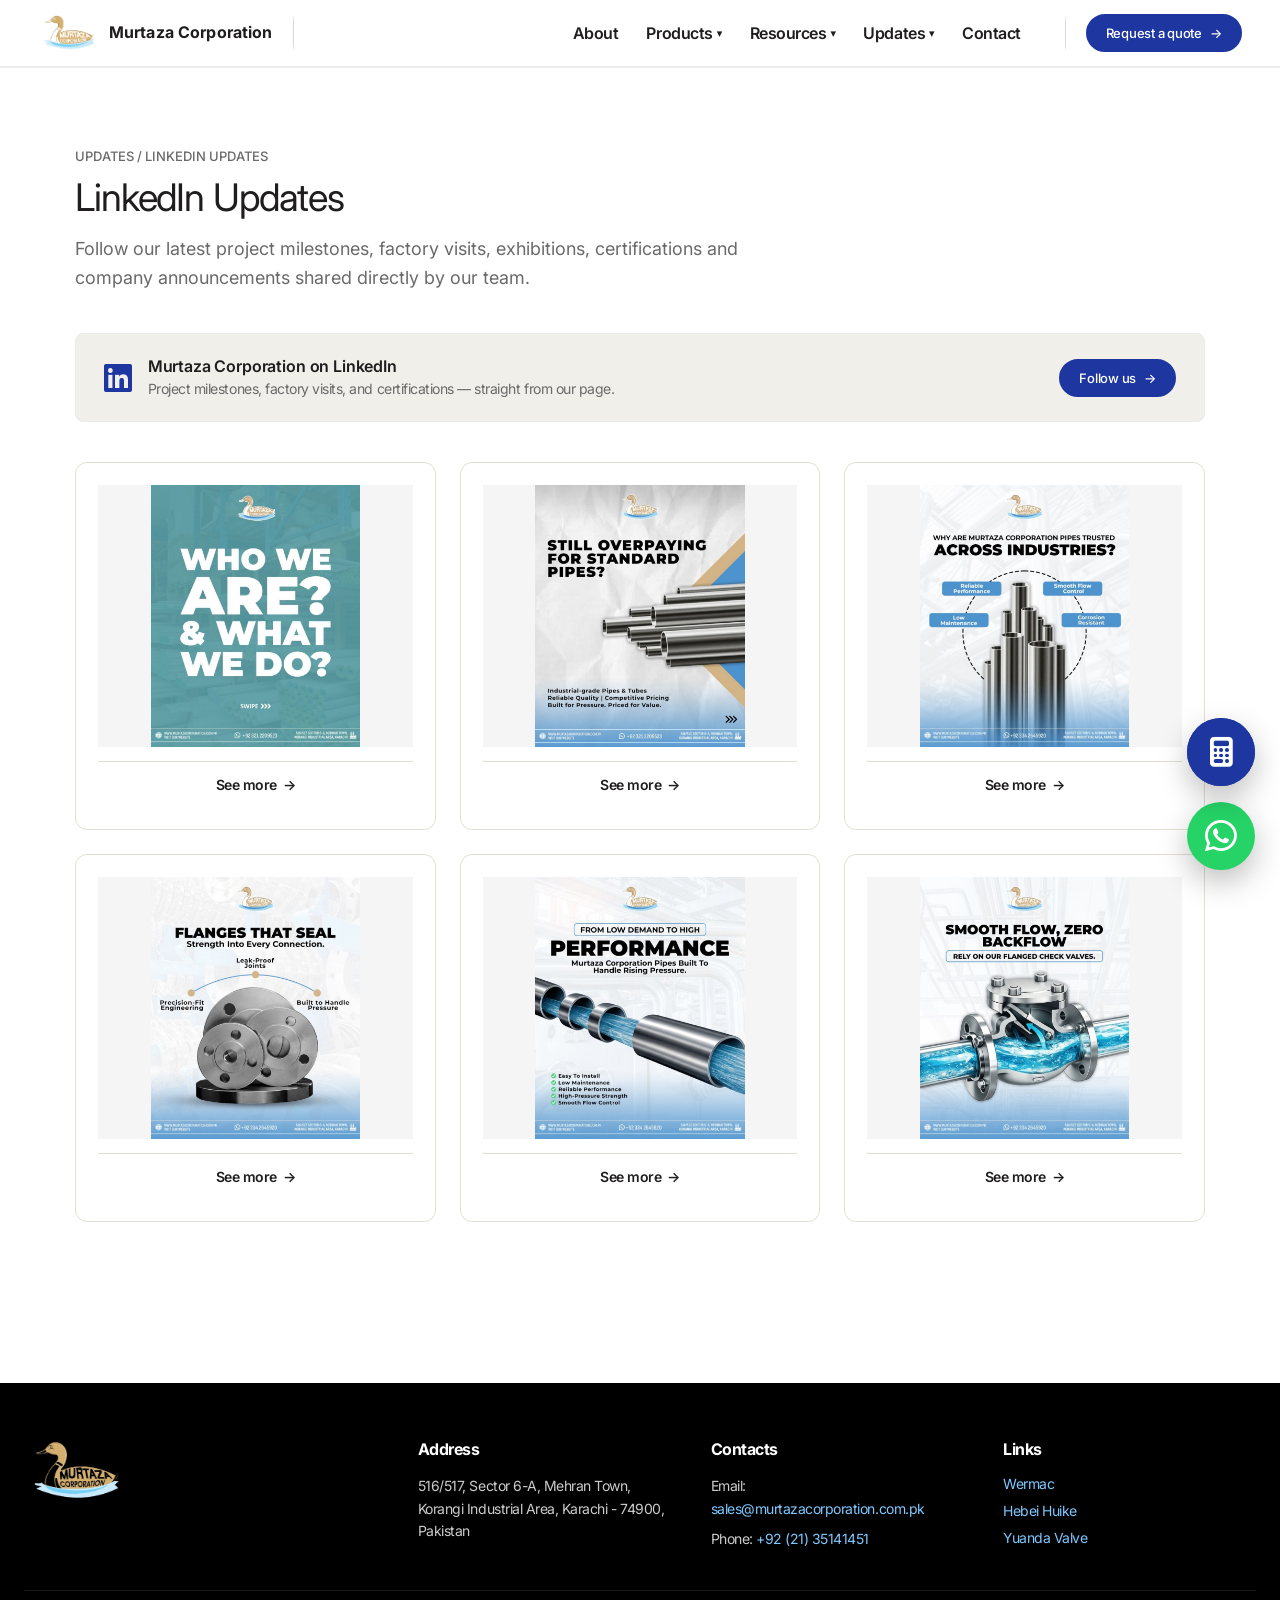
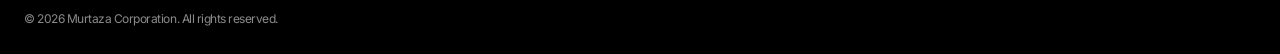
<file: linkedin-updates.html>
<!doctype html>
<html lang="en">
<head>
<meta charset="UTF-8" />
<meta name="viewport" content="width=device-width, initial-scale=1.0" />
<title>LinkedIn Updates — Murtaza Corporation</title>
<meta name="description" content="Project milestones, factory visits, exhibitions, certifications and company announcements from Murtaza Corporation." />
<link rel="preconnect" href="https://fonts.googleapis.com">
<link rel="preconnect" href="https://fonts.gstatic.com" crossorigin>
<link href="https://fonts.googleapis.com/css2?family=Inter:wght@400;500;700&display=swap" rel="stylesheet">
<link rel="stylesheet" href="style.css">
<link rel="stylesheet"
href="https://cdnjs.cloudflare.com/ajax/libs/font-awesome/6.7.2/css/all.min.css">


<!-- ============================================================ -->
<!-- Simplified LinkedIn post card styling — image + "See more"     -->
<!-- only. White by default, light grey on hover/focus/click. Move  -->
<!-- into style.css whenever convenient — inline here so it renders  -->
<!-- correctly immediately without touching the shared stylesheet.  -->
<!-- ============================================================ -->
<style>
  .li-post-card {
    background:#ffffff;
    display:flex;
    flex-direction:column;
    border-radius:12px;
    overflow:hidden;
    transition:background-color .15s ease;
  }
  .li-post-card:hover,
  .li-post-card:focus-visible,
  .li-post-card:active {
    background:#f0f0f0;
  }
  .li-post-card .li-post-image {
    width:100%;
    display:block;
    aspect-ratio:1.2 / 1;
    object-fit:contain;
    background:#f5f5f5;
  }
  .li-post-card .li-post-link {
    display:flex;
    align-items:center;
    justify-content:center;
    gap:6px;
    padding:14px 12px;
    font-size:14px;
    font-weight:600;
    color:var(--color-ink, #111111);
  }
</style>
</head>
<body>
<div class="page-veil" aria-hidden="true"></div>

<div class="header-hover-zone" id="headerHoverZone"></div>
<header>
  <div class="nav-inner">

    <a href="index.html#top" class="logo" aria-label="Murtaza Corporation home">
      <img src="Logos/company.png" alt="Murtaza Corporation" class="logo-img" />
      <span class="logo-name">Murtaza Corporation</span>
    </a>

    <span class="nav-divider" aria-hidden="true"></span>

    <nav>
      <ul class="nav-links" id="navLinks">
        <li><a href="index.html#about">About</a></li>
        <li class="nav-item-dropdown">
          <a href="index.html#products" class="nav-dropdown-toggle" aria-haspopup="true" aria-expanded="false">
            Products <span class="nav-caret" aria-hidden="true">▾</span>
          </a>
          <ul class="nav-dropdown-menu">
            <li><a href="pipes.html">Pipes</a></li>
            <li><a href="fittings.html">Fittings</a></li>
            <li><a href="valves.html">Valves</a></li>
            <li><a href="flanges.html">Flanges</a></li>
            <li><a href="tubes.html">Tubes</a></li>
            <li><a href="dairy-tubes.html">Dairy tubes &amp; fittings</a></li>
          </ul>
        </li>
        <li class="nav-item-dropdown">
          <a href="index.html#resources" class="nav-dropdown-toggle" aria-haspopup="true" aria-expanded="false">
            Resources <span class="nav-caret" aria-hidden="true">▾</span>
          </a>
          <ul class="nav-dropdown-menu">
            <li><a href="company-profile.html">Company profile</a></li>
            <li><a href="lor.html">LOR</a></li>
            <li><a href="mill-test-report.html">Mill Test Report</a></li>
            <li><a href="services.html">Services</a></li>
          </ul>
        </li>
        <li class="nav-item-dropdown">
          <a href="index.html#track-record" class="nav-dropdown-toggle" aria-haspopup="true" aria-expanded="false">
            Updates <span class="nav-caret" aria-hidden="true">▾</span>
          </a>
          <ul class="nav-dropdown-menu">
            <li><a href="linkedin-updates.html">LinkedIn Updates</a></li>
            <li><a href="engineering-articles.html">Engineering Articles</a></li>
            <li><a href="project-gallery.html">Project Gallery</a></li>
          </ul>
        </li>
        <li><a href="index.html#contact" data-open-contact>Contact</a></li>
      </ul>
    </nav>

    <span class="nav-divider" aria-hidden="true"></span>

    <div class="nav-actions">
      <button type="button" class="btn btn-primary btn-sm" data-open-quote>Request a quote <span class="arrow">&rarr;</span></button>
      <button class="nav-toggle" id="navToggle" aria-label="Toggle menu" aria-expanded="false" aria-controls="navLinks">
        <span></span><span></span><span></span>
      </button>
    </div>
  </div>
</header>
<div id="top"></div>

<section class="block" id="page-top">
  <div class="wrap">
    <div class="section-head reveal">
      <p class="eyebrow"><a href="index.html#track-record" style="color:inherit;">Updates</a> / LinkedIn Updates</p>
      <h2 class="heading">LinkedIn Updates</h2>
      <p class="sub-copy">Follow our latest project milestones, factory visits, exhibitions, certifications and company announcements shared directly by our team.</p>
    </div>

    <!-- ============================================================ -->
    <!-- PAGE CONTENT — 6 REAL LINKEDIN POST CARDS                     -->
    <!-- Simplified card: image + "See more" only. Links below are the -->
    <!-- real post URLs supplied.                                       -->
    <!-- ============================================================ -->

    <div class="li-follow-banner reveal">
      <div class="li-follow-info">
        <i class="fa-brands fa-linkedin"></i>
        <div>
          <strong>Murtaza Corporation on LinkedIn</strong>
          <span>Project milestones, factory visits, and certifications — straight from our page.</span>
        </div>
      </div>
      <a href="https://www.linkedin.com/company/murtaza-corporation/posts/?feedView=all" target="_blank" rel="noopener" class="btn btn-primary btn-sm">
        Follow us <span class="arrow">&rarr;</span>
      </a>
    </div>

    <div class="li-posts">

      <!-- POST 1 -->
      <a href="https://www.linkedin.com/posts/murtaza-corporation_industrialsolutions-pipesandtubes-constructionmaterials-activity-7452632664446185472-AlUT" target="_blank" rel="noopener" class="li-post-card">
        <img src="likedin/1771569231864.jpg" alt="" class="li-post-image" />
        <span class="li-post-link">See more <span class="arrow">&rarr;</span></span>
      </a>

      <!-- POST 2 -->
      <a href="https://www.linkedin.com/posts/murtaza-corporation_industrialfittings-flanges-engineeringmaterials-activity-7455571748143501312-uxB7" target="_blank" rel="noopener" class="li-post-card">
        <img src="likedin/1776846088646.jpg" alt="" class="li-post-image" />
        <span class="li-post-link">See more <span class="arrow">&rarr;</span></span>
      </a>

      <!-- POST 3 -->
      <a href="https://www.linkedin.com/posts/murtaza-corporation_industrialpipes-pipelinesystems-steelsolutions-activity-7471177278157320193-lwaK" target="_blank" rel="noopener" class="li-post-card">
        <img src="likedin/1781267470242.jpg" alt="" class="li-post-image" />
        <span class="li-post-link">See more <span class="arrow">&rarr;</span></span>
      </a>

      <!-- POST 4 -->
      <a href="https://www.linkedin.com/posts/murtaza-corporation_murtazacorporation-flanges-industrialsolutions-activity-7477690572594573314-8n7M" target="_blank" rel="noopener" class="li-post-card">
        <img src="likedin/1782820360204.jpg" alt="" class="li-post-image" />
        <span class="li-post-link">See more <span class="arrow">&rarr;</span></span>
      </a>

      <!-- POST 5 -->
      <a href="https://www.linkedin.com/feed/update/urn:li:share:7478059785721036800/" target="_blank" rel="noopener" class="li-post-card">
        <img src="likedin/1782908387248.jpg" alt="" class="li-post-image" />
        <span class="li-post-link">See more <span class="arrow">&rarr;</span></span>
      </a>

      <!-- POST 6 -->
      <a href="https://www.linkedin.com/feed/update/urn:li:share:7478060163577589760/" target="_blank" rel="noopener" class="li-post-card">
        <img src="likedin/1782908477616.jpg" alt="" class="li-post-image" />
        <span class="li-post-link">See more <span class="arrow">&rarr;</span></span>
      </a>

    </div>

    <!-- ============================================================ -->
    <!-- END PAGE CONTENT                                              -->
    <!-- ============================================================ -->

    <div class="view-all reveal">
      <a href="index.html#track-record" class="btn btn-ghost">
        &larr; Back to all updates
      </a>
    </div>
  </div>
</section>

<footer>
  <div class="footer-inner">
    <div class="footer-brand">
      <img src="Logos/company.png" alt="Murtaza Corporation" class="footer-logo-img" />
    </div>

    <div class="footer-col">
      <h4>Address</h4>
      <p>516/517, Sector 6-A, Mehran Town, Korangi Industrial Area, Karachi - 74900, Pakistan</p>
    </div>

    <div class="footer-col">
      <h4>Contacts</h4>
      <p>Email: <a href="mailto:sales@murtazacorporation.com.pk">sales@murtazacorporation.com.pk</a></p>
      <p>Phone: <a href="tel:+922135141451">+92 (21) 35141451</a></p>
    </div>

    <div class="footer-col">
      <h4>Links</h4>
      <ul class="footer-link-list">
        <li><a href="http://www.wermac.org/" target="_blank" rel="noopener">Wermac</a></li>
        <li><a href="http://www.huikepipe.com/en/" target="_blank" rel="noopener">Hebei Huike</a></li>
        <li><a href="http://www.yuandavalves.com/brand.html" target="_blank" rel="noopener">Yuanda Valve</a></li>
      </ul>
    </div>
  </div>
  <div class="footer-copy">© 2026 Murtaza Corporation. All rights reserved.</div>
</footer>

<script src="script.js" defer></script>
<script src="calculator-widget.js" defer></script>
<script src="contact-widgets.js" defer></script>
<a href="https://wa.me/923343791852" class="whatsapp-widget" target="_blank" aria-label="Chat on WhatsApp">
    <span class="whatsapp-text">Chat with us</span>
    <div class="whatsapp-icon"><i class="fab fa-whatsapp"></i></div>
</a>
</body>
</html>
</file>
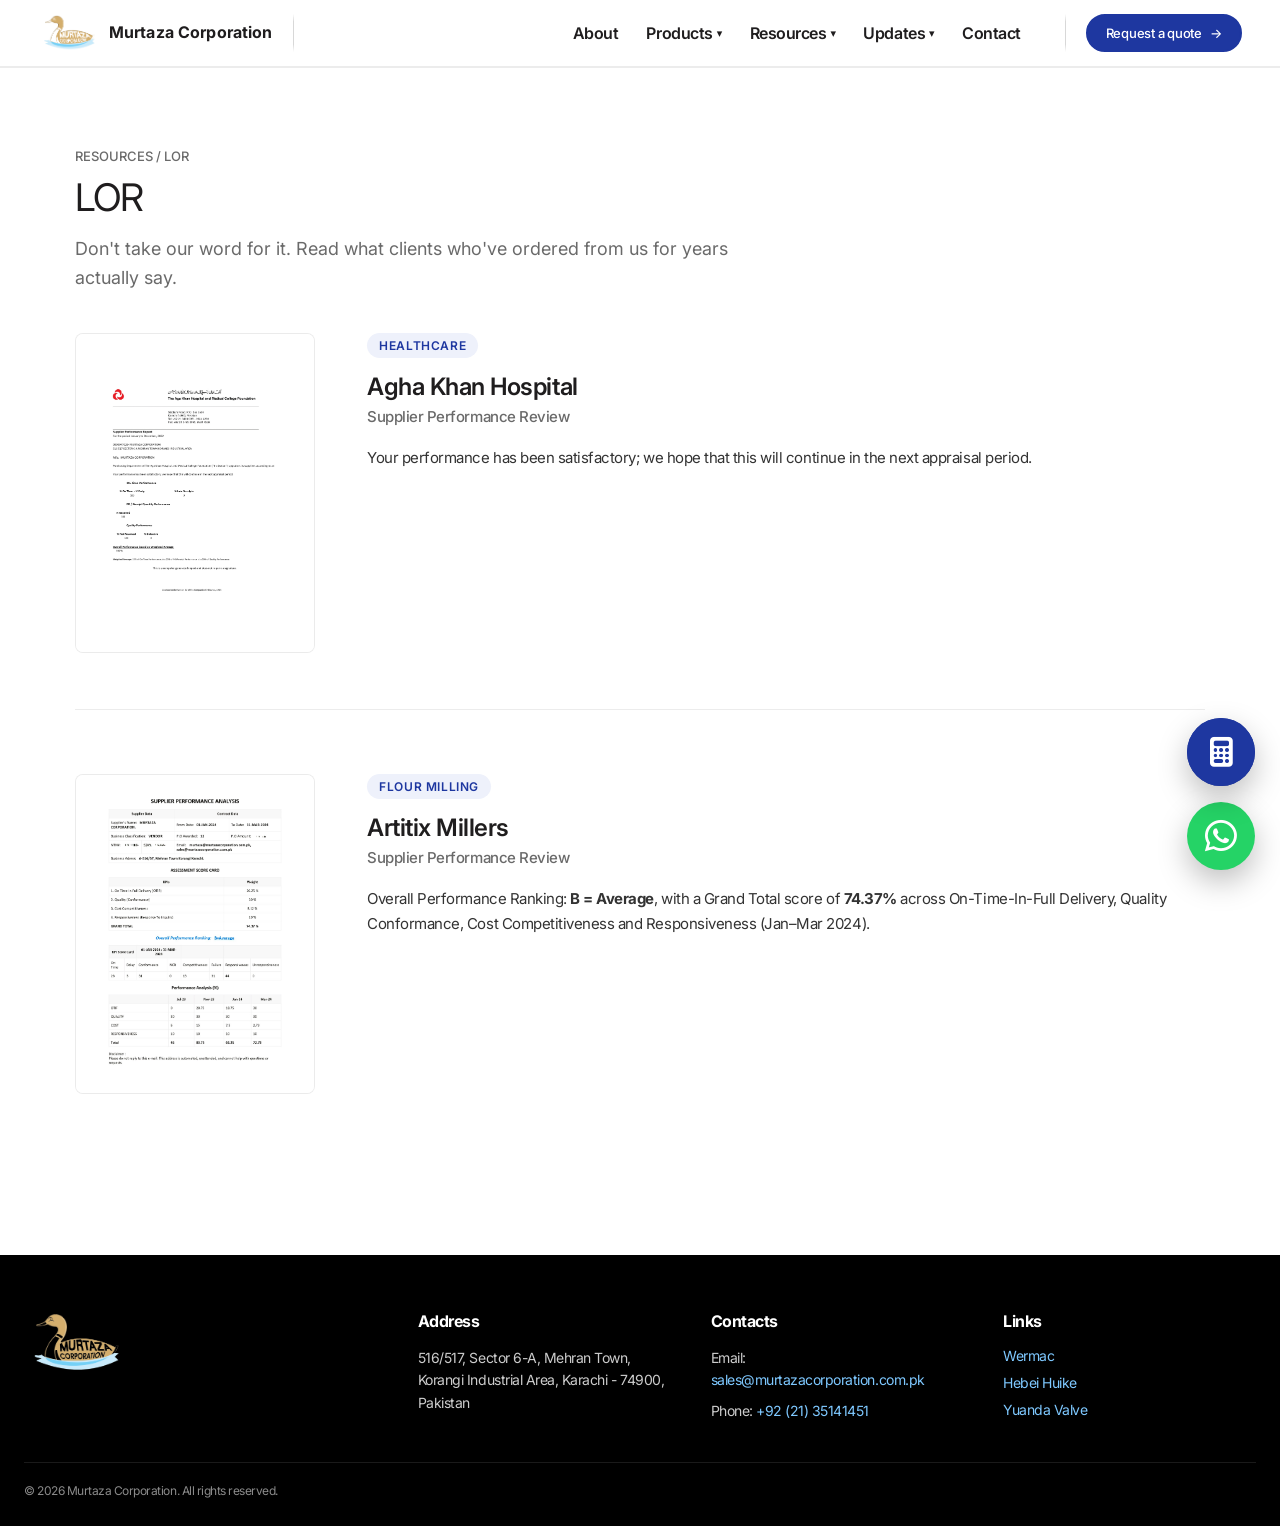
<file: lor.html>
<!doctype html>
<html lang="en">
<head>
<meta charset="UTF-8" />
<meta name="viewport" content="width=device-width, initial-scale=1.0" />
<title>LOR — Murtaza Corporation</title>
<meta name="description" content="Letters of recommendation from Murtaza Corporation's long-standing clients." />
<link rel="preconnect" href="https://fonts.googleapis.com">
<link rel="preconnect" href="https://fonts.gstatic.com" crossorigin>
<link href="https://fonts.googleapis.com/css2?family=Inter:wght@400;500;700&display=swap" rel="stylesheet">
<link rel="stylesheet" href="style.css">
<link rel="stylesheet"
href="https://cdnjs.cloudflare.com/ajax/libs/font-awesome/6.7.2/css/all.min.css">
<style>
  /* Scale the certificate scans down for this page — the default
     project-gallery sizing (42% column, tall 3/4 ratio) is too large
     for a simple two-letter testimonials layout. */
  #page-top .project-entry {
    grid-template-columns: 260px 1fr;
    gap: 32px;
  }
  #page-top .project-entry-media.is-certificate {
    max-width: 260px;
    aspect-ratio: 3/4;
    max-height: 320px;
    border-radius: 8px;
    overflow: hidden;
    cursor: pointer;
    background: #fff;
    border: 1px solid rgba(0, 0, 0, 0.08);
  }
  #page-top .project-entry-media.is-certificate img {
    width: 100%;
    height: 100%;
    object-fit: contain;
    display: block;
  }
  #page-top .project-entry-media.is-certificate:hover {
    border-color: rgba(0, 0, 0, 0.18);
  }
  @media (max-width: 640px) {
    #page-top .project-entry {
      grid-template-columns: 1fr;
    }
    #page-top .project-entry-media.is-certificate {
      max-width: 200px;
      margin: 0 auto;
    }
  }

  /* Lightbox overlay for viewing certificates/letters at full size —
     same scrim tone and circular close badge as the site's canonical
     .lightbox-overlay / .lightbox-close (script.js), so every full-size
     document viewer on the site reads as one component. */
  .cert-lightbox {
    position: fixed;
    inset: 0;
    z-index: 9999;
    display: flex;
    align-items: center;
    justify-content: center;
    background: rgba(10, 10, 12, 0.88);
    padding: 40px 20px;
  }
  .cert-lightbox[hidden] { display: none; }
  .cert-lightbox-inner {
    position: relative;
    max-width: 90vw;
    max-height: 90vh;
    display: flex;
  }
  .cert-lightbox-inner img {
    max-width: 90vw;
    max-height: 90vh;
    width: auto;
    height: auto;
    display: block;
    border-radius: 6px;
    background: #fff;
    box-shadow: 0 20px 60px rgba(0, 0, 0, 0.5);
  }
  .cert-lightbox-close {
    position: absolute;
    top: -6px;
    right: -6px;
    width: 42px;
    height: 42px;
    display: flex;
    align-items: center;
    justify-content: center;
    border-radius: 50%;
    border: none;
    background: rgba(255, 255, 255, 0.12);
    color: #fff;
    font-size: 18px;
    line-height: 1;
    cursor: pointer;
    transition: background var(--dur-hover) var(--ease-standard);
    z-index: 2;
  }
  .cert-lightbox-close:hover { background: rgba(255, 255, 255, 0.25); }
  @media (max-width: 640px) {
    .cert-lightbox-close { top: -44px; right: 0; }
  }
</style>

</head>
<body>
<div class="page-veil" aria-hidden="true"></div>

<div class="header-hover-zone" id="headerHoverZone"></div>
<header>
  <div class="nav-inner">

    <a href="index.html#top" class="logo" aria-label="Murtaza Corporation home">
      <img src="Logos/company.png" alt="Murtaza Corporation" class="logo-img" />
      <span class="logo-name">Murtaza Corporation</span>
    </a>

    <span class="nav-divider" aria-hidden="true"></span>

    <nav>
      <ul class="nav-links" id="navLinks">
        <li><a href="index.html#about">About</a></li>
        <li class="nav-item-dropdown">
          <a href="index.html#products" class="nav-dropdown-toggle" aria-haspopup="true" aria-expanded="false">
            Products <span class="nav-caret" aria-hidden="true">▾</span>
          </a>
          <ul class="nav-dropdown-menu">
            <li><a href="pipes.html">Pipes</a></li>
            <li><a href="fittings.html">Fittings</a></li>
            <li><a href="valves.html">Valves</a></li>
            <li><a href="flanges.html">Flanges</a></li>
            <li><a href="tubes.html">Tubes</a></li>
            <li><a href="dairy-tubes.html">Dairy tubes &amp; fittings</a></li>
          </ul>
        </li>
        <li class="nav-item-dropdown">
          <a href="index.html#resources" class="nav-dropdown-toggle" aria-haspopup="true" aria-expanded="false">
            Resources <span class="nav-caret" aria-hidden="true">▾</span>
          </a>
          <ul class="nav-dropdown-menu">
            <li><a href="company-profile.html">Company profile</a></li>
            <li><a href="lor.html">LOR</a></li>
            <li><a href="mill-test-report.html">Mill Test Report</a></li>
            <li><a href="services.html">Services</a></li>
          </ul>
        </li>
        <li class="nav-item-dropdown">
          <a href="index.html#track-record" class="nav-dropdown-toggle" aria-haspopup="true" aria-expanded="false">
            Updates <span class="nav-caret" aria-hidden="true">▾</span>
          </a>
          <ul class="nav-dropdown-menu">
            <li><a href="linkedin-updates.html">LinkedIn Updates</a></li>
            <li><a href="engineering-articles.html">Engineering Articles</a></li>
            <li><a href="project-gallery.html">Project Gallery</a></li>
          </ul>
        </li>
        <li><a href="index.html#contact" data-open-contact>Contact</a></li>
      </ul>
    </nav>

    <span class="nav-divider" aria-hidden="true"></span>

    <div class="nav-actions">
      <button type="button" class="btn btn-primary btn-sm" data-open-quote>Request a quote <span class="arrow">&rarr;</span></button>
      <button class="nav-toggle" id="navToggle" aria-label="Toggle menu" aria-expanded="false" aria-controls="navLinks">
        <span></span><span></span><span></span>
      </button>
    </div>
  </div>
</header>
<div id="top"></div>

<section class="block" id="page-top">
  <div class="wrap">
    <div class="section-head reveal">
      <p class="eyebrow"><a href="index.html#resources" style="color:inherit;">Resources</a> / LOR</p>
      <h2 class="heading">LOR</h2>
      <p class="sub-copy">Don't take our word for it. Read what clients who've ordered from us for years actually say.</p>
    </div>

    <!-- ============================================================ -->
    <!-- PAGE CONTENT — LETTERS OF RECOMMENDATION                      -->
    <!-- Each entry: scanned letter/report on the left (click to view  -->
    <!-- full size), company name + short context on the right.        -->
    <!-- ============================================================ -->

    <div class="project-entries">

      <!-- ===== AGHA KHAN HOSPITAL ===== -->
      <div class="project-entry reveal">

        <div class="project-entry-media is-certificate"
             data-img-src="LOR/0000047028- MURTAZA CORPORATION_AKU Supplier Review_page-0001.jpg"
             role="button" tabindex="0"
             aria-label="View larger: Supplier Review from Agha Khan Hospital">
          <img src="LOR/0000047028- MURTAZA CORPORATION_AKU Supplier Review_page-0001.jpg"
               alt="Supplier Review from Agha Khan Hospital"
               loading="lazy" />
        </div>

        <div class="project-entry-content">

          <div class="project-entry-meta">
            <span class="project-entry-tag">Healthcare</span>
          </div>

          <h3 class="project-entry-company">Agha Khan Hospital</h3>
          <p class="project-entry-title">Supplier Performance Review</p>

          <p class="project-entry-summary">
            Your performance has been satisfactory; we hope that this will continue in the next appraisal period.
          </p>

        </div>
      </div>

      <!-- ===== ARTITIX MILLERS ===== -->
      <div class="project-entry reveal">

        <div class="project-entry-media is-certificate"
             data-img-src="LOR/Artistic Milliner Supplier Review_page-0001.jpg"
             role="button" tabindex="0"
             aria-label="View larger: Supplier Review from Artitix Millers">
          <img src="LOR/Artistic Milliner Supplier Review_page-0001.jpg"
               alt="Supplier Review from Artitix Millers"
               loading="lazy" />
        </div>

        <div class="project-entry-content">

          <div class="project-entry-meta">
            <span class="project-entry-tag">Flour Milling</span>
          </div>

          <h3 class="project-entry-company">Artitix Millers</h3>
          <p class="project-entry-title">Supplier Performance Review</p>

          <p class="project-entry-summary">
            Overall Performance Ranking: <strong>B = Average</strong>, with a Grand Total score of <strong>74.37%</strong> across On-Time-In-Full Delivery, Quality Conformance, Cost Competitiveness and Responsiveness (Jan–Mar 2024).
          </p>

        </div>
      </div>

    </div>

    <!-- ============================================================ -->
    <!-- END PAGE CONTENT                                              -->
    <!-- ============================================================ -->

    <div class="view-all reveal">
      <a href="index.html#resources" class="btn btn-ghost">
        &larr; Back to all resources
      </a>
    </div>
  </div>
</section>

<footer>
  <div class="footer-inner">
    <div class="footer-brand">
      <img src="Logos/company.png" alt="Murtaza Corporation" class="footer-logo-img" />
    </div>

    <div class="footer-col">
      <h4>Address</h4>
      <p>516/517, Sector 6-A, Mehran Town, Korangi Industrial Area, Karachi - 74900, Pakistan</p>
    </div>

    <div class="footer-col">
      <h4>Contacts</h4>
      <p>Email: <a href="mailto:sales@murtazacorporation.com.pk">sales@murtazacorporation.com.pk</a></p>
      <p>Phone: <a href="tel:+922135141451">+92 (21) 35141451</a></p>
    </div>

    <div class="footer-col">
      <h4>Links</h4>
      <ul class="footer-link-list">
        <li><a href="http://www.wermac.org/" target="_blank" rel="noopener">Wermac</a></li>
        <li><a href="http://www.huikepipe.com/en/" target="_blank" rel="noopener">Hebei Huike</a></li>
        <li><a href="http://www.yuandavalves.com/brand.html" target="_blank" rel="noopener">Yuanda Valve</a></li>
      </ul>
    </div>
  </div>
  <div class="footer-copy">© 2026 Murtaza Corporation. All rights reserved.</div>
</footer>

<!-- Shared lightbox for viewing certificates/reports at full size -->
<div class="cert-lightbox" id="certLightbox" hidden>
  <div class="cert-lightbox-inner">
    <button type="button" class="cert-lightbox-close" id="certLightboxClose" aria-label="Close">&times;</button>
    <div id="certLightboxContent"></div>
  </div>
</div>

<script>
  (function () {
    const lightbox = document.getElementById('certLightbox');
    const lightboxContent = document.getElementById('certLightboxContent');
    const lightboxClose = document.getElementById('certLightboxClose');

    function openLightbox(src, alt) {
      lightboxContent.innerHTML = '';
      const img = document.createElement('img');
      img.src = src;
      img.alt = alt || '';
      lightboxContent.appendChild(img);
      lightbox.hidden = false;
      document.body.style.overflow = 'hidden';
    }

    function closeLightbox() {
      lightbox.hidden = true;
      lightboxContent.innerHTML = '';
      document.body.style.overflow = '';
    }

    lightboxClose.addEventListener('click', closeLightbox);
    lightbox.addEventListener('click', (e) => {
      if (e.target === lightbox) closeLightbox();
    });
    document.addEventListener('keydown', (e) => {
      if (e.key === 'Escape' && !lightbox.hidden) closeLightbox();
    });

    document.querySelectorAll('[data-img-src]').forEach((el) => {
      const open = () => openLightbox(el.getAttribute('data-img-src'), el.querySelector('img')?.alt);
      el.addEventListener('click', open);
      el.addEventListener('keydown', (e) => {
        if (e.key === 'Enter' || e.key === ' ') { e.preventDefault(); open(); }
      });
    });
  })();
</script>
<script src="script.js" defer></script>
<script src="calculator-widget.js" defer></script>
<script src="contact-widgets.js" defer></script>
<a href="https://wa.me/923343791852" class="whatsapp-widget" target="_blank" aria-label="Chat on WhatsApp">
    <span class="whatsapp-text">Chat with us</span>
    <div class="whatsapp-icon"><i class="fab fa-whatsapp"></i></div>
</a>
</body>
</html>
</file>
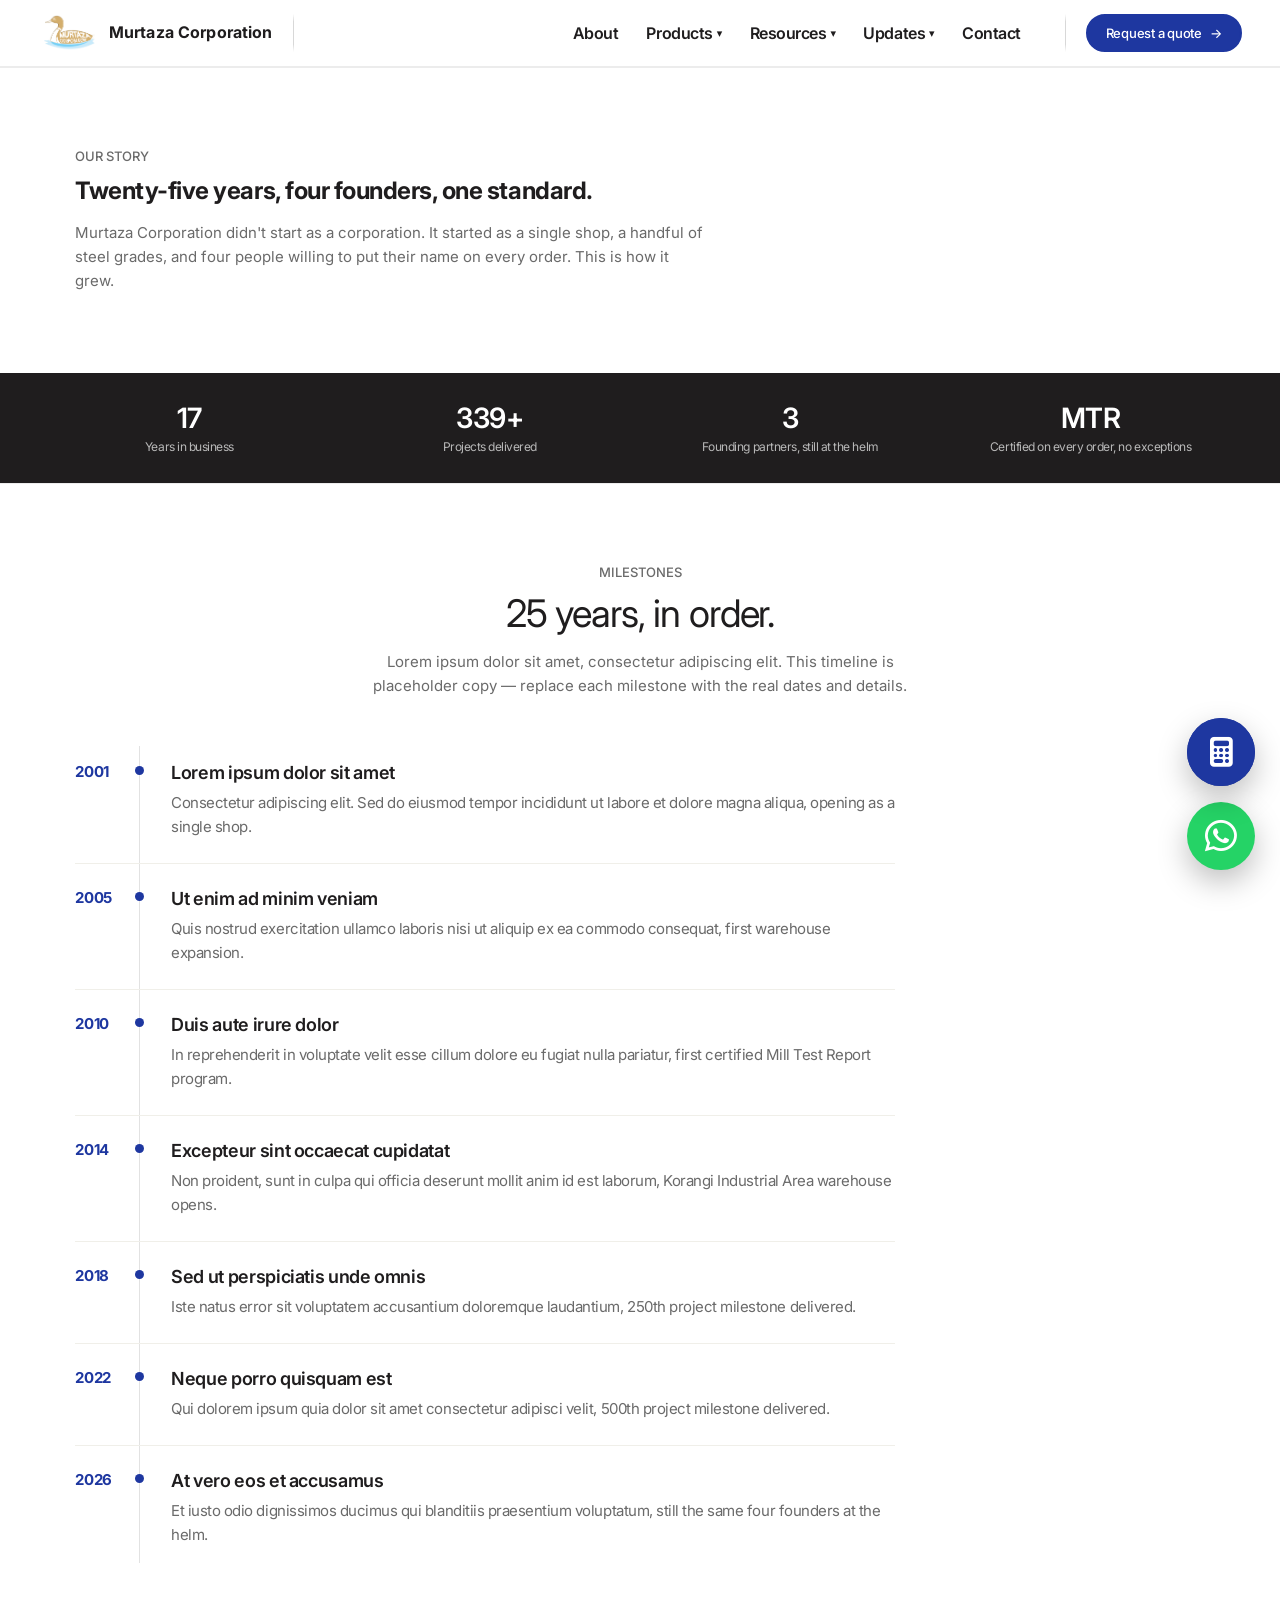
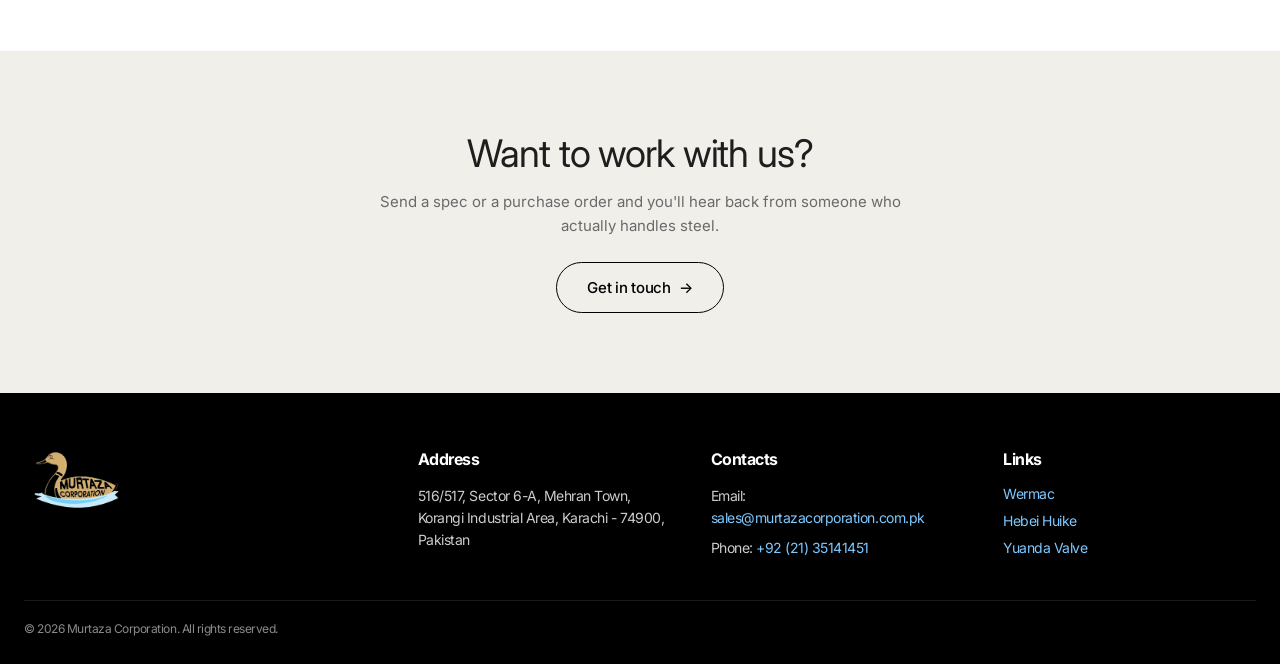
<file: our-story.html>
<!doctype html>
<html lang="en">
<head>
<meta charset="UTF-8" />
<meta name="viewport" content="width=device-width, initial-scale=1.0" />
<title>Our Story — Murtaza Corporation</title>
<meta name="description" content="Twenty-five years of Murtaza Corporation — from a single Karachi shop to a certified stainless and carbon steel supplier trusted on industrial projects nationwide." />
<link rel="preconnect" href="https://fonts.googleapis.com">
<link rel="preconnect" href="https://fonts.gstatic.com" crossorigin>
<link href="https://fonts.googleapis.com/css2?family=Inter:wght@400;500;700&display=swap" rel="stylesheet">
<link rel="stylesheet" href="style.css">
<link rel="stylesheet"
href="https://cdnjs.cloudflare.com/ajax/libs/font-awesome/6.7.2/css/all.min.css">

</head>
<body>
<div class="page-veil" aria-hidden="true"></div>

<div class="header-hover-zone" id="headerHoverZone"></div>
<header>
  <div class="nav-inner">

    <a href="index.html#top" class="logo" aria-label="Murtaza Corporation home">
      <img src="Logos/company.png" alt="Murtaza Corporation" class="logo-img" />
      <span class="logo-name">Murtaza Corporation</span>
    </a>

    <span class="nav-divider" aria-hidden="true"></span>

    <nav>
      <ul class="nav-links" id="navLinks">
        <li><a href="index.html#about">About</a></li>
        <li class="nav-item-dropdown">
          <a href="index.html#products" class="nav-dropdown-toggle" aria-haspopup="true" aria-expanded="false">
            Products <span class="nav-caret" aria-hidden="true">▾</span>
          </a>
          <ul class="nav-dropdown-menu">
            <li><a href="pipes.html">Pipes</a></li>
            <li><a href="fittings.html">Fittings</a></li>
            <li><a href="valves.html">Valves</a></li>
            <li><a href="flanges.html">Flanges</a></li>
            <li><a href="tubes.html">Tubes</a></li>
            <li><a href="dairy-tubes.html">Dairy tubes &amp; fittings</a></li>
          </ul>
        </li>
        <li class="nav-item-dropdown">
          <a href="index.html#resources" class="nav-dropdown-toggle" aria-haspopup="true" aria-expanded="false">
            Resources <span class="nav-caret" aria-hidden="true">▾</span>
          </a>
          <ul class="nav-dropdown-menu">
            <li><a href="company-profile.html">Company profile</a></li>
            <li><a href="lor.html">LOR</a></li>
            <li><a href="mill-test-report.html">Mill Test Report</a></li>
            <li><a href="services.html">Services</a></li>
          </ul>
        </li>
        <li class="nav-item-dropdown">
          <a href="index.html#track-record" class="nav-dropdown-toggle" aria-haspopup="true" aria-expanded="false">
            Updates <span class="nav-caret" aria-hidden="true">▾</span>
          </a>
          <ul class="nav-dropdown-menu">
            <li><a href="linkedin-updates.html">LinkedIn Updates</a></li>
            <li><a href="engineering-articles.html">Engineering Articles</a></li>
            <li><a href="project-gallery.html">Project Gallery</a></li>
          </ul>
        </li>
        <li><a href="index.html#contact" data-open-contact>Contact</a></li>
      </ul>
    </nav>

    <span class="nav-divider" aria-hidden="true"></span>

    <div class="nav-actions">
      <button type="button" class="btn btn-primary btn-sm" data-open-quote>Request a quote <span class="arrow">&rarr;</span></button>
      <button class="nav-toggle" id="navToggle" aria-label="Toggle menu" aria-expanded="false" aria-controls="navLinks">
        <span></span><span></span><span></span>
      </button>
    </div>
  </div>
</header>
<div id="top"></div>

<section class="block story-hero">
  <div class="wrap">
    <p class="eyebrow">Our Story</p>
    <h1 class="heading" style="text-align:left;">Twenty-five years, four founders, one standard.</h1>
    <p class="sub-copy" style="text-align:left;max-width:70ch;">Murtaza Corporation didn't start as a corporation. It started as a single shop, a handful of steel grades, and four people willing to put their name on every order. This is how it grew.</p>
  </div>
</section>

<div class="trust-bar reveal">
  <div class="wrap trust-bar-inner">
    <div class="trust-stat"><div class="n" data-count="25">0</div><div class="l">Years in business</div></div>
    <div class="trust-stat"><div class="n" data-count="500" data-suffix="+">0</div><div class="l">Projects delivered</div></div>
    <div class="trust-stat"><div class="n" data-count="4">0</div><div class="l">Founding partners, still at the helm</div></div>
    <div class="trust-stat"><div class="n">MTR</div><div class="l">Certified on every order, no exceptions</div></div>
  </div>
</div>

<section class="block" id="timeline">
  <div class="wrap">
    <div class="section-head reveal">
      <p class="eyebrow">Milestones</p>
      <h2 class="heading">25 years, in order.</h2>
      <p class="sub-copy">Lorem ipsum dolor sit amet, consectetur adipiscing elit. This timeline is placeholder copy — replace each milestone with the real dates and details.</p>
    </div>

    <ol class="story-timeline reveal">
      <li class="story-timeline-item">
        <div class="story-timeline-year">2001</div>
        <div class="story-timeline-body">
          <h3>Lorem ipsum dolor sit amet</h3>
          <p>Consectetur adipiscing elit. Sed do eiusmod tempor incididunt ut labore et dolore magna aliqua, opening as a single shop.</p>
        </div>
      </li>
      <li class="story-timeline-item">
        <div class="story-timeline-year">2005</div>
        <div class="story-timeline-body">
          <h3>Ut enim ad minim veniam</h3>
          <p>Quis nostrud exercitation ullamco laboris nisi ut aliquip ex ea commodo consequat, first warehouse expansion.</p>
        </div>
      </li>
      <li class="story-timeline-item">
        <div class="story-timeline-year">2010</div>
        <div class="story-timeline-body">
          <h3>Duis aute irure dolor</h3>
          <p>In reprehenderit in voluptate velit esse cillum dolore eu fugiat nulla pariatur, first certified Mill Test Report program.</p>
        </div>
      </li>
      <li class="story-timeline-item">
        <div class="story-timeline-year">2014</div>
        <div class="story-timeline-body">
          <h3>Excepteur sint occaecat cupidatat</h3>
          <p>Non proident, sunt in culpa qui officia deserunt mollit anim id est laborum, Korangi Industrial Area warehouse opens.</p>
        </div>
      </li>
      <li class="story-timeline-item">
        <div class="story-timeline-year">2018</div>
        <div class="story-timeline-body">
          <h3>Sed ut perspiciatis unde omnis</h3>
          <p>Iste natus error sit voluptatem accusantium doloremque laudantium, 250th project milestone delivered.</p>
        </div>
      </li>
      <li class="story-timeline-item">
        <div class="story-timeline-year">2022</div>
        <div class="story-timeline-body">
          <h3>Neque porro quisquam est</h3>
          <p>Qui dolorem ipsum quia dolor sit amet consectetur adipisci velit, 500th project milestone delivered.</p>
        </div>
      </li>
      <li class="story-timeline-item">
        <div class="story-timeline-year">2026</div>
        <div class="story-timeline-body">
          <h3>At vero eos et accusamus</h3>
          <p>Et iusto odio dignissimos ducimus qui blanditiis praesentium voluptatum, still the same four founders at the helm.</p>
        </div>
      </li>
    </ol>
  </div>
</section>

<section class="block band-bone" id="story-contact">
  <div class="wrap" style="text-align:center;">
    <h2 class="heading">Want to work with us?</h2>
    <p class="sub-copy" style="max-width:60ch;margin:0 auto 24px;">Send a spec or a purchase order and you'll hear back from someone who actually handles steel.</p>
    <a href="index.html#contact" class="btn btn-cta" data-open-contact><span class="btn-cta-label">Get in touch <span class="arrow">&rarr;</span></span></a>
  </div>
</section>

<footer>
  <div class="footer-inner">
    <div class="footer-brand">
      <img src="Logos/company.png" alt="Murtaza Corporation" class="footer-logo-img" />
    </div>

    <div class="footer-col">
      <h4>Address</h4>
      <p>516/517, Sector 6-A, Mehran Town, Korangi Industrial Area, Karachi - 74900, Pakistan</p>
    </div>

    <div class="footer-col">
      <h4>Contacts</h4>
      <p>Email: <a href="mailto:sales@murtazacorporation.com.pk">sales@murtazacorporation.com.pk</a></p>
      <p>Phone: <a href="tel:+922135141451">+92 (21) 35141451</a></p>
    </div>

    <div class="footer-col">
      <h4>Links</h4>
      <ul class="footer-link-list">
        <li><a href="http://www.wermac.org/" target="_blank" rel="noopener">Wermac</a></li>
        <li><a href="http://www.huikepipe.com/en/" target="_blank" rel="noopener">Hebei Huike</a></li>
        <li><a href="http://www.yuandavalves.com/brand.html" target="_blank" rel="noopener">Yuanda Valve</a></li>
      </ul>
    </div>
  </div>
  <div class="footer-copy">© 2026 Murtaza Corporation. All rights reserved.</div>
</footer>

<script src="script.js" defer></script>
<script src="calculator-widget.js" defer></script>
<script src="contact-widgets.js" defer></script>
<!-- Floating WhatsApp Button -->
<a href="https://wa.me/923343791852"
   class="whatsapp-widget"
   target="_blank"
   aria-label="Chat on WhatsApp">

    <span class="whatsapp-text">
        Chat with us
    </span>

    <div class="whatsapp-icon">
        <i class="fab fa-whatsapp"></i>
    </div>

</a>
</body>
</html>
</file>
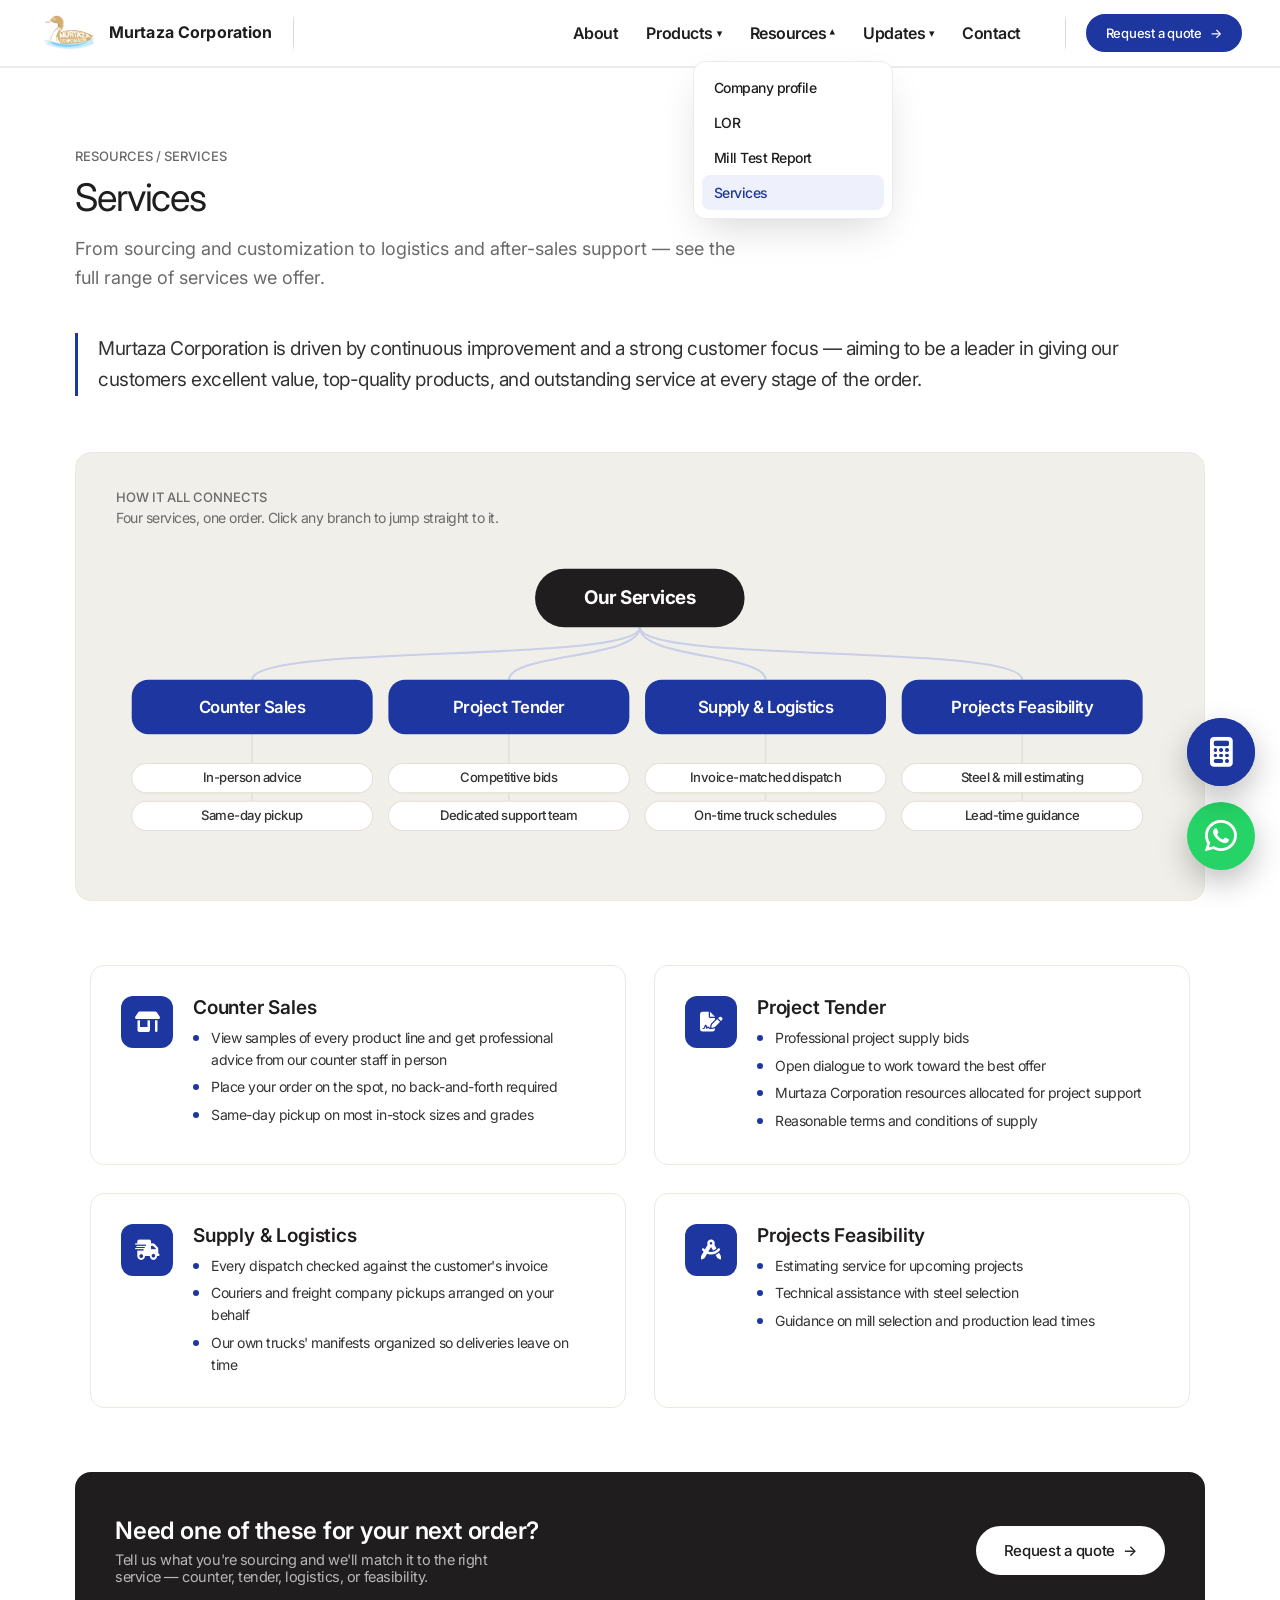
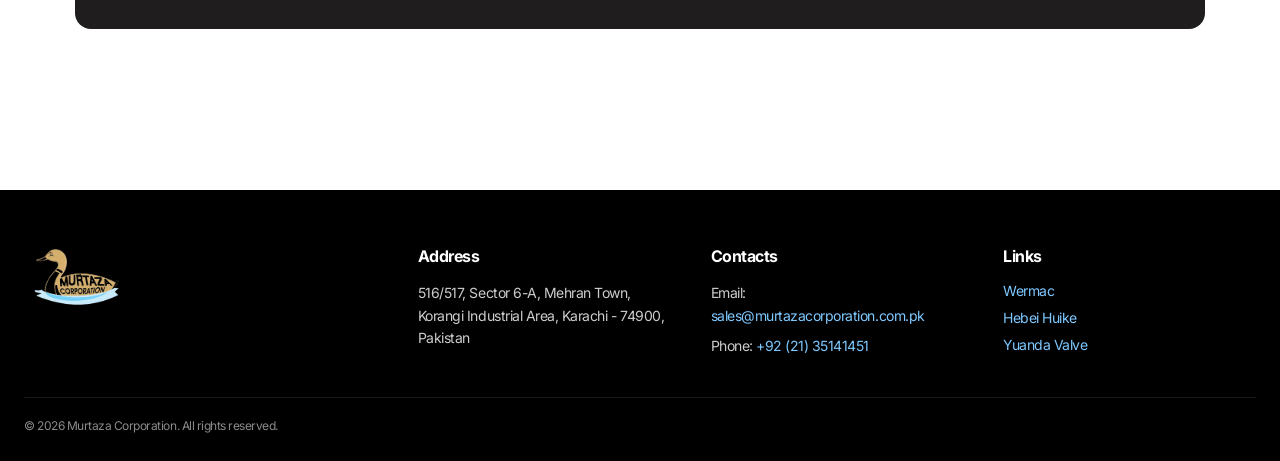
<file: services.html>
<!doctype html>
<html lang="en">
<head>
<meta charset="UTF-8" />
<meta name="viewport" content="width=device-width, initial-scale=1.0" />
<title>Services — Murtaza Corporation</title>
<meta name="description" content="Sourcing, customization, logistics and after-sales support — the full range of services offered by Murtaza Corporation." />
<link rel="preconnect" href="https://fonts.googleapis.com">
<link rel="preconnect" href="https://fonts.gstatic.com" crossorigin>
<link href="https://fonts.googleapis.com/css2?family=Inter:wght@400;500;700&display=swap" rel="stylesheet">
<link rel="stylesheet" href="style.css">
<link rel="stylesheet"
href="https://cdnjs.cloudflare.com/ajax/libs/font-awesome/6.7.2/css/all.min.css">

</head>
<body>
<div class="page-veil" aria-hidden="true"></div>

<div class="header-hover-zone" id="headerHoverZone"></div>
<header>
  <div class="nav-inner">

    <a href="index.html#top" class="logo" aria-label="Murtaza Corporation home">
      <img src="Logos/company.png" alt="Murtaza Corporation" class="logo-img" />
      <span class="logo-name">Murtaza Corporation</span>
    </a>

    <span class="nav-divider" aria-hidden="true"></span>

    <nav>
      <ul class="nav-links" id="navLinks">
        <li><a href="index.html#about">About</a></li>
        <li class="nav-item-dropdown">
          <a href="index.html#products" class="nav-dropdown-toggle" aria-haspopup="true" aria-expanded="false">
            Products <span class="nav-caret" aria-hidden="true">▾</span>
          </a>
          <ul class="nav-dropdown-menu">
            <li><a href="pipes.html">Pipes</a></li>
            <li><a href="fittings.html">Fittings</a></li>
            <li><a href="valves.html">Valves</a></li>
            <li><a href="flanges.html">Flanges</a></li>
            <li><a href="tubes.html">Tubes</a></li>
            <li><a href="dairy-tubes.html">Dairy tubes &amp; fittings</a></li>
          </ul>
        </li>
        <li class="nav-item-dropdown open">
          <a href="index.html#resources" class="nav-dropdown-toggle" aria-haspopup="true" aria-expanded="true">
            Resources <span class="nav-caret" aria-hidden="true">▾</span>
          </a>
          <ul class="nav-dropdown-menu">
            <li><a href="company-profile.html">Company profile</a></li>
            <li><a href="lor.html">LOR</a></li>
            <li><a href="mill-test-report.html">Mill Test Report</a></li>
            <li><a href="services.html" class="active" aria-current="page">Services</a></li>
          </ul>
        </li>
        <li class="nav-item-dropdown">
          <a href="index.html#track-record" class="nav-dropdown-toggle" aria-haspopup="true" aria-expanded="false">
            Updates <span class="nav-caret" aria-hidden="true">▾</span>
          </a>
          <ul class="nav-dropdown-menu">
            <li><a href="linkedin-updates.html">LinkedIn Updates</a></li>
            <li><a href="engineering-articles.html">Engineering Articles</a></li>
            <li><a href="project-gallery.html">Project Gallery</a></li>
          </ul>
        </li>
        <li><a href="index.html#contact" data-open-contact>Contact</a></li>
      </ul>
    </nav>

    <span class="nav-divider" aria-hidden="true"></span>

    <div class="nav-actions">
      <button type="button" class="btn btn-primary btn-sm" data-open-quote>Request a quote <span class="arrow">&rarr;</span></button>
      <button class="nav-toggle" id="navToggle" aria-label="Toggle menu" aria-expanded="false" aria-controls="navLinks">
        <span></span><span></span><span></span>
      </button>
    </div>
  </div>
</header>
<div id="top"></div>

<section class="block" id="page-top">
  <div class="wrap">
    <div class="section-head reveal">
      <p class="eyebrow"><a href="index.html#resources" style="color:inherit;">Resources</a> / Services</p>
      <h2 class="heading">Services</h2>
      <p class="sub-copy">From sourcing and customization to logistics and after-sales support — see the full range of services we offer.</p>
    </div>

    <!-- ============================================================ -->
    <!-- PAGE CONTENT — PASTE YOUR CONTENT FOR "SERVICES" HERE -->
    <!-- ============================================================ -->

    <div class="services-intro reveal">
      <p>Murtaza Corporation is driven by continuous improvement and a strong customer focus &mdash; aiming to be a leader in giving our customers excellent value, top-quality products, and outstanding service at every stage of the order.</p>
    </div>

    <div class="services-mindmap-wrap reveal">
      <p class="eyebrow">How it all connects</p>
      <p class="services-mindmap-caption">Four services, one order. Click any branch to jump straight to it.</p>

      <svg class="services-mindmap" viewBox="0 0 1000 300" xmlns="http://www.w3.org/2000/svg" role="img" aria-label="Mind map of Murtaza Corporation's four services: Counter Sales, Project Tender, Supply and Logistics, and Projects Feasibility">

        <!-- connecting paths: center to branches -->
        <path class="mm-path" d="M500,70 C500,105 130,85 130,120" />
        <path class="mm-path" d="M500,70 C500,100 375,95 375,120" />
        <path class="mm-path" d="M500,70 C500,100 620,95 620,120" />
        <path class="mm-path" d="M500,70 C500,105 865,85 865,120" />

        <!-- connecting paths: branches to leaves -->
        <path class="mm-path-leaf" d="M130,172 L130,200" />
        <path class="mm-path-leaf" d="M130,228 L130,236" />
        <path class="mm-path-leaf" d="M375,172 L375,200" />
        <path class="mm-path-leaf" d="M375,228 L375,236" />
        <path class="mm-path-leaf" d="M620,172 L620,200" />
        <path class="mm-path-leaf" d="M620,228 L620,236" />
        <path class="mm-path-leaf" d="M865,172 L865,200" />
        <path class="mm-path-leaf" d="M865,228 L865,236" />

        <!-- center node -->
        <g>
          <rect class="mm-node-rect" x="400" y="14" width="200" height="56" rx="28" fill="var(--color-ink,#1f1d1e)" />
          <text class="mm-center-label" x="500" y="48" text-anchor="middle">Our Services</text>
        </g>

        <!-- branch: Counter Sales -->
        <a href="#svc-counter-sales" class="mm-link" aria-label="Jump to Counter Sales">
          <rect class="mm-node-rect" x="15" y="120" width="230" height="52" rx="16" fill="#1e37a0" />
          <text class="mm-branch-label" x="130" y="152" text-anchor="middle">Counter Sales</text>
        </a>
        <rect class="mm-leaf-pill" x="15" y="200" width="230" height="28" rx="14" />
        <text class="mm-leaf-text" x="130" y="218" text-anchor="middle">In-person advice</text>
        <rect class="mm-leaf-pill" x="15" y="236" width="230" height="28" rx="14" />
        <text class="mm-leaf-text" x="130" y="254" text-anchor="middle">Same-day pickup</text>

        <!-- branch: Project Tender -->
        <a href="#svc-project-tender" class="mm-link" aria-label="Jump to Project Tender">
          <rect class="mm-node-rect" x="260" y="120" width="230" height="52" rx="16" fill="#1e37a0" />
          <text class="mm-branch-label" x="375" y="152" text-anchor="middle">Project Tender</text>
        </a>
        <rect class="mm-leaf-pill" x="260" y="200" width="230" height="28" rx="14" />
        <text class="mm-leaf-text" x="375" y="218" text-anchor="middle">Competitive bids</text>
        <rect class="mm-leaf-pill" x="260" y="236" width="230" height="28" rx="14" />
        <text class="mm-leaf-text" x="375" y="254" text-anchor="middle">Dedicated support team</text>

        <!-- branch: Supply & Logistics -->
        <a href="#svc-supply-logistics" class="mm-link" aria-label="Jump to Supply and Logistics">
          <rect class="mm-node-rect" x="505" y="120" width="230" height="52" rx="16" fill="#1e37a0" />
          <text class="mm-branch-label" x="620" y="152" text-anchor="middle">Supply &amp; Logistics</text>
        </a>
        <rect class="mm-leaf-pill" x="505" y="200" width="230" height="28" rx="14" />
        <text class="mm-leaf-text" x="620" y="218" text-anchor="middle">Invoice-matched dispatch</text>
        <rect class="mm-leaf-pill" x="505" y="236" width="230" height="28" rx="14" />
        <text class="mm-leaf-text" x="620" y="254" text-anchor="middle">On-time truck schedules</text>

        <!-- branch: Projects Feasibility -->
        <a href="#svc-projects-feasibility" class="mm-link" aria-label="Jump to Projects Feasibility">
          <rect class="mm-node-rect" x="750" y="120" width="230" height="52" rx="16" fill="#1e37a0" />
          <text class="mm-branch-label" x="865" y="152" text-anchor="middle">Projects Feasibility</text>
        </a>
        <rect class="mm-leaf-pill" x="750" y="200" width="230" height="28" rx="14" />
        <text class="mm-leaf-text" x="865" y="218" text-anchor="middle">Steel &amp; mill estimating</text>
        <rect class="mm-leaf-pill" x="750" y="236" width="230" height="28" rx="14" />
        <text class="mm-leaf-text" x="865" y="254" text-anchor="middle">Lead-time guidance</text>
      </svg>
    </div>

    <div class="services-grid reveal">

      <div class="service-card" id="svc-counter-sales">
        <div class="service-icon"><i class="fa-solid fa-shop"></i></div>
        <div class="service-copy">
          <h3>Counter Sales</h3>
          <ul class="service-list">
            <li>View samples of every product line and get professional advice from our counter staff in person</li>
            <li>Place your order on the spot, no back-and-forth required</li>
            <li>Same-day pickup on most in-stock sizes and grades</li>
          </ul>
        </div>
      </div>

      <div class="service-card" id="svc-project-tender">
        <div class="service-icon"><i class="fa-solid fa-file-signature"></i></div>
        <div class="service-copy">
          <h3>Project Tender</h3>
          <ul class="service-list">
            <li>Professional project supply bids</li>
            <li>Open dialogue to work toward the best offer</li>
            <li>Murtaza Corporation resources allocated for project support</li>
            <li>Reasonable terms and conditions of supply</li>
          </ul>
        </div>
      </div>

      <div class="service-card" id="svc-supply-logistics">
        <div class="service-icon"><i class="fa-solid fa-truck-fast"></i></div>
        <div class="service-copy">
          <h3>Supply &amp; Logistics</h3>
          <ul class="service-list">
            <li>Every dispatch checked against the customer's invoice</li>
            <li>Couriers and freight company pickups arranged on your behalf</li>
            <li>Our own trucks' manifests organized so deliveries leave on time</li>
          </ul>
        </div>
      </div>

      <div class="service-card" id="svc-projects-feasibility">
        <div class="service-icon"><i class="fa-solid fa-drafting-compass"></i></div>
        <div class="service-copy">
          <h3>Projects Feasibility</h3>
          <ul class="service-list">
            <li>Estimating service for upcoming projects</li>
            <li>Technical assistance with steel selection</li>
            <li>Guidance on mill selection and production lead times</li>
          </ul>
        </div>
      </div>

    </div>

    <div class="services-cta reveal">
      <div>
        <h3>Need one of these for your next order?</h3>
        <p>Tell us what you're sourcing and we'll match it to the right service &mdash; counter, tender, logistics, or feasibility.</p>
      </div>
      <button type="button" class="btn btn-primary" data-open-quote>Request a quote <span class="arrow">&rarr;</span></button>
    </div>

    <!-- ============================================================ -->
    <!-- END PAGE CONTENT                                              -->
    <!-- ============================================================ -->

    <div class="view-all reveal">
      <a href="index.html#resources" class="btn btn-ghost">
        &larr; Back to all resources
      </a>
    </div>
  </div>
</section>

<footer>
  <div class="footer-inner">
    <div class="footer-brand">
      <img src="Logos/company.png" alt="Murtaza Corporation" class="footer-logo-img" />
    </div>

    <div class="footer-col">
      <h4>Address</h4>
      <p>516/517, Sector 6-A, Mehran Town, Korangi Industrial Area, Karachi - 74900, Pakistan</p>
    </div>

    <div class="footer-col">
      <h4>Contacts</h4>
      <p>Email: <a href="mailto:sales@murtazacorporation.com.pk">sales@murtazacorporation.com.pk</a></p>
      <p>Phone: <a href="tel:+922135141451">+92 (21) 35141451</a></p>
    </div>

    <div class="footer-col">
      <h4>Links</h4>
      <ul class="footer-link-list">
        <li><a href="http://www.wermac.org/" target="_blank" rel="noopener">Wermac</a></li>
        <li><a href="http://www.huikepipe.com/en/" target="_blank" rel="noopener">Hebei Huike</a></li>
        <li><a href="http://www.yuandavalves.com/brand.html" target="_blank" rel="noopener">Yuanda Valve</a></li>
      </ul>
    </div>
  </div>
  <div class="footer-copy">© 2026 Murtaza Corporation. All rights reserved.</div>
</footer>

<script src="script.js" defer></script>
<script src="calculator-widget.js" defer></script>
<script src="contact-widgets.js" defer></script>
<a href="https://wa.me/923343791852" class="whatsapp-widget" target="_blank" aria-label="Chat on WhatsApp">
    <span class="whatsapp-text">Chat with us</span>
    <div class="whatsapp-icon"><i class="fab fa-whatsapp"></i></div>
</a>
</body>
</html>
</file>
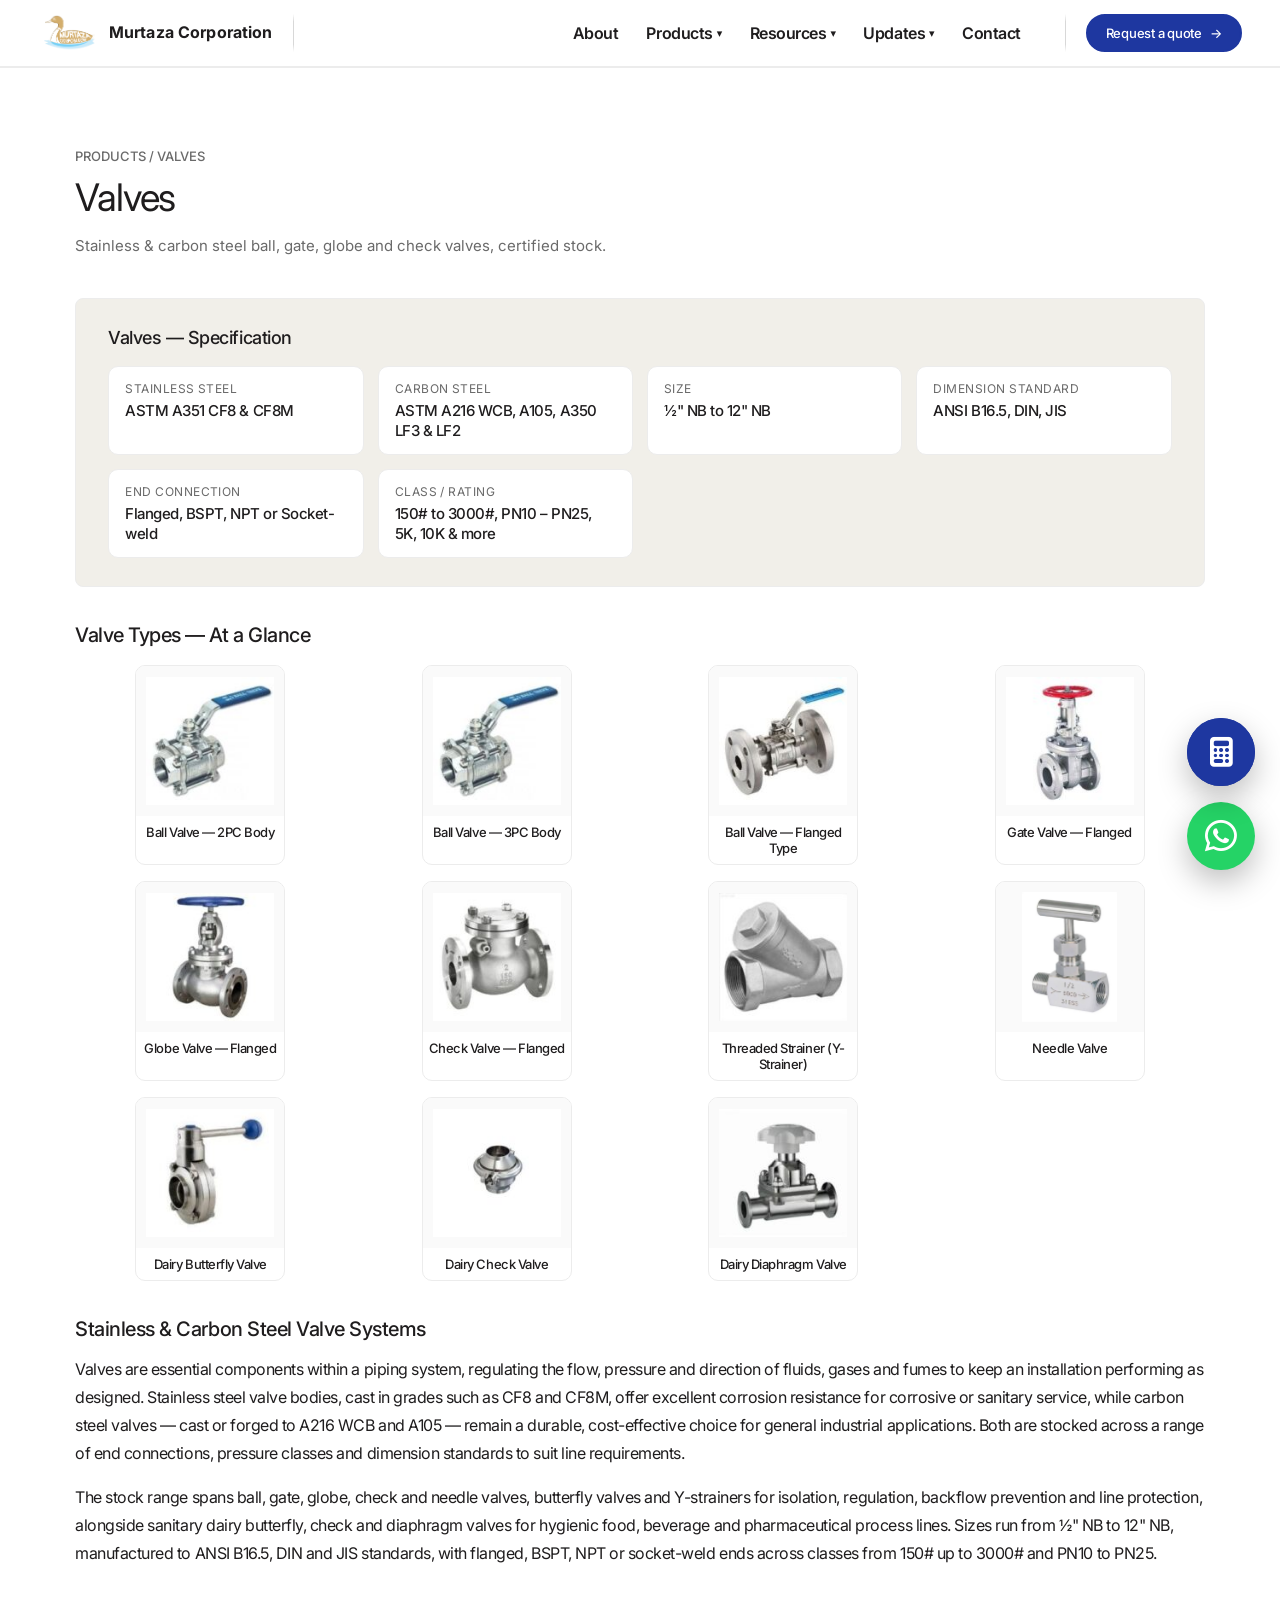
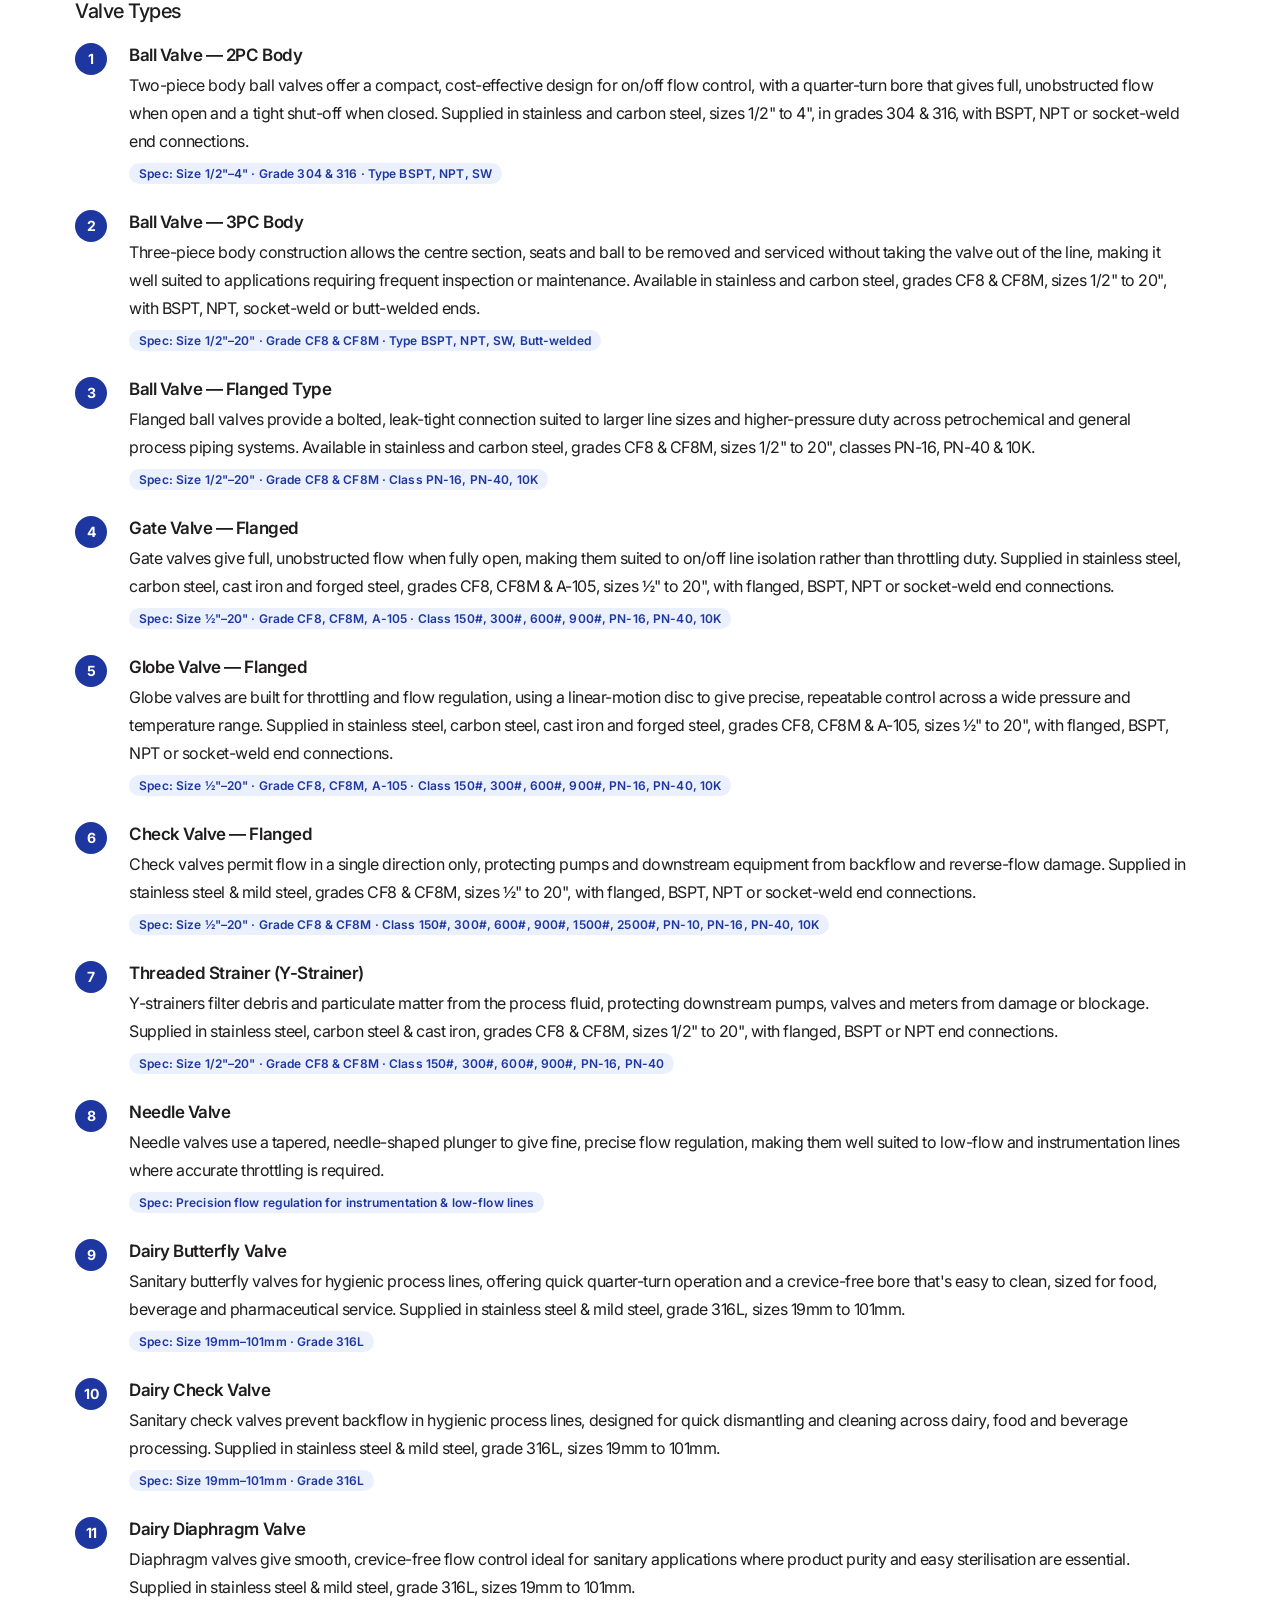
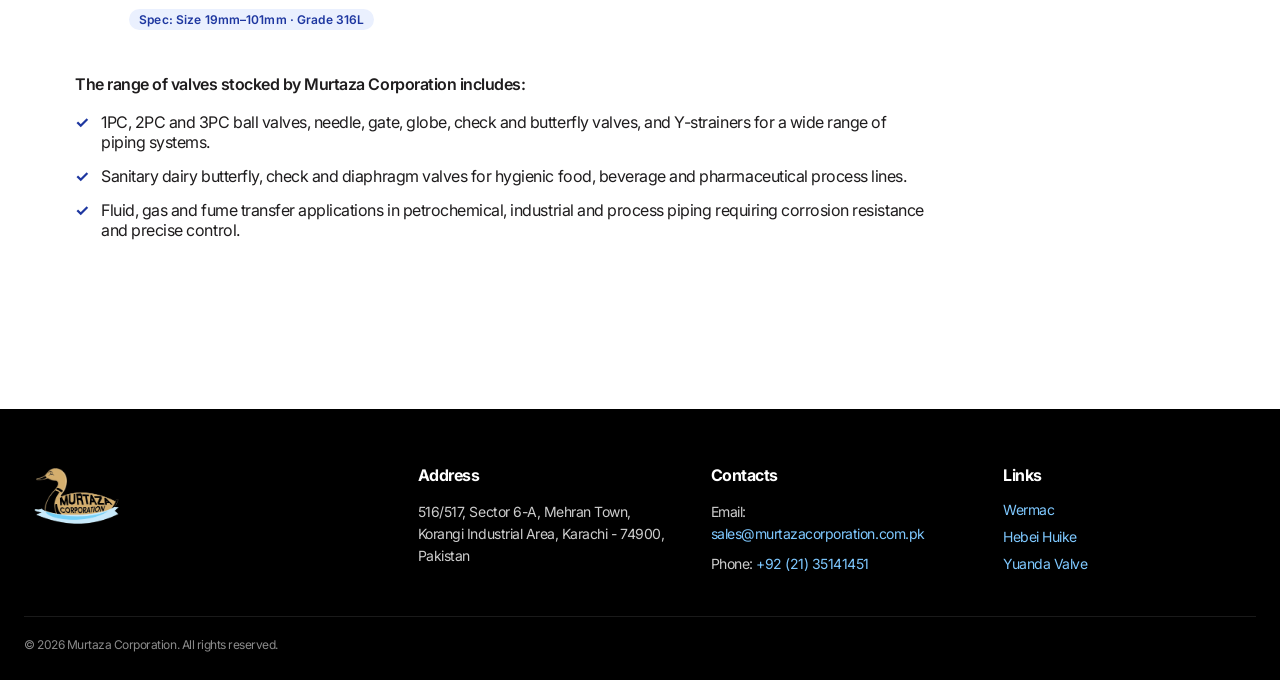
<file: valves.html>
<!doctype html>
<html lang="en">
<head>
<meta charset="UTF-8" />
<meta name="viewport" content="width=device-width, initial-scale=1.0" />
<title>Valves — Murtaza Corporation</title>
<meta name="description" content="Stainless steel and carbon steel ball, gate, globe, check, needle, butterfly valves and Y-strainers, ½&quot; to 20&quot; NB — from Murtaza Corporation, Karachi." />
<link rel="preconnect" href="https://fonts.googleapis.com">
<link rel="preconnect" href="https://fonts.gstatic.com" crossorigin>
<link href="https://fonts.googleapis.com/css2?family=Inter:wght@400;500;700&display=swap" rel="stylesheet">
<link rel="stylesheet" href="style.css">
<link rel="stylesheet"
href="https://cdnjs.cloudflare.com/ajax/libs/font-awesome/6.7.2/css/all.min.css">

</head>
<body>
<div class="page-veil" aria-hidden="true"></div>

<div class="header-hover-zone" id="headerHoverZone"></div>
<header>
  <div class="nav-inner">

    <a href="index.html#top" class="logo" aria-label="Murtaza Corporation home">
      <img src="Logos/company.png" alt="Murtaza Corporation" class="logo-img" />
      <span class="logo-name">Murtaza Corporation</span>
    </a>

    <span class="nav-divider" aria-hidden="true"></span>

    <nav>
      <ul class="nav-links" id="navLinks">
        <li><a href="index.html#about">About</a></li>
        <li class="nav-item-dropdown">
          <a href="index.html#products" class="nav-dropdown-toggle" aria-haspopup="true" aria-expanded="false">
            Products <span class="nav-caret" aria-hidden="true">▾</span>
          </a>
          <ul class="nav-dropdown-menu">
            <li><a href="pipes.html">Pipes</a></li>
            <li><a href="fittings.html">Fittings</a></li>
            <li><a href="valves.html">Valves</a></li>
            <li><a href="flanges.html">Flanges</a></li>
            <li><a href="tubes.html">Tubes</a></li>
            <li><a href="dairy-tubes.html">Dairy tubes &amp; fittings</a></li>
          </ul>
        </li>
        <li class="nav-item-dropdown">
          <a href="index.html#resources" class="nav-dropdown-toggle" aria-haspopup="true" aria-expanded="false">
            Resources <span class="nav-caret" aria-hidden="true">▾</span>
          </a>
          <ul class="nav-dropdown-menu">
            <li><a href="company-profile.html">Company profile</a></li>
            <li><a href="lor.html">LOR</a></li>
            <li><a href="mill-test-report.html">Mill Test Report</a></li>
            <li><a href="services.html">Services</a></li>
          </ul>
        </li>
        <li class="nav-item-dropdown">
          <a href="index.html#track-record" class="nav-dropdown-toggle" aria-haspopup="true" aria-expanded="false">
            Updates <span class="nav-caret" aria-hidden="true">▾</span>
          </a>
          <ul class="nav-dropdown-menu">
            <li><a href="linkedin-updates.html">LinkedIn Updates</a></li>
            <li><a href="engineering-articles.html">Engineering Articles</a></li>
            <li><a href="project-gallery.html">Project Gallery</a></li>
          </ul>
        </li>
        <li><a href="index.html#contact" data-open-contact>Contact</a></li>
      </ul>
    </nav>

    <span class="nav-divider" aria-hidden="true"></span>

    <div class="nav-actions">
      <button type="button" class="btn btn-primary btn-sm" data-open-quote>Request a quote <span class="arrow">&rarr;</span></button>
      <button class="nav-toggle" id="navToggle" aria-label="Toggle menu" aria-expanded="false" aria-controls="navLinks">
        <span></span><span></span><span></span>
      </button>
    </div>
  </div>
</header>
<div id="top"></div>

<section class="block" id="product-top">
  <div class="wrap">
    <div class="section-head reveal">
      <p class="eyebrow"><a href="index.html#products" style="color:inherit;">Products</a> / Valves</p>
      <h2 class="heading">Valves</h2>
      <p class="sub-copy">Stainless &amp; carbon steel ball, gate, globe and check valves, certified stock.</p>
    </div>


    <!-- ============================================================ -->
    <!-- PRODUCT CONTENT — VALVES -->
    <!-- ============================================================ -->

    <div class="wrap" style="padding:0;max-width:100%;">

      <!-- Spec summary -->
      <div style="background:var(--color-bone);border:1px solid #ececec;border-radius:var(--radius-lg);padding:28px 32px;margin-bottom:36px;">
        <h3 style="margin:0 0 18px;font-size:18px;font-weight:500;">Valves — Specification</h3>
        <div style="display:grid;grid-template-columns:repeat(auto-fit,minmax(220px,1fr));gap:14px;">
          <div class="spec-item"><span class="spec-label">Stainless Steel</span><span class="spec-value">ASTM A351 CF8 &amp; CF8M</span></div>
          <div class="spec-item"><span class="spec-label">Carbon Steel</span><span class="spec-value">ASTM A216 WCB, A105, A350 LF3 &amp; LF2</span></div>
          <div class="spec-item"><span class="spec-label">Size</span><span class="spec-value">½" NB to 12" NB</span></div>
          <div class="spec-item"><span class="spec-label">Dimension Standard</span><span class="spec-value">ANSI B16.5, DIN, JIS</span></div>
          <div class="spec-item"><span class="spec-label">End Connection</span><span class="spec-value">Flanged, BSPT, NPT or Socket-weld</span></div>
          <div class="spec-item"><span class="spec-label">Class / Rating</span><span class="spec-value">150# to 3000#, PN10 – PN25, 5K, 10K &amp; more</span></div>
        </div>
      </div>


      <!-- Valve type gallery -->
      <div style="margin-bottom:36px;">
        <h3 style="font-size:20px;font-weight:500;margin:0 0 4px;">Valve Types — At a Glance</h3>
        <div class="valve-grid">
          <div class="valve-tile"><img src="valves/S.S-BALL-VALVE-3-PC-BODY-150x150.jpg" alt="Ball Valve — 2PC Body" /><span>Ball Valve — 2PC Body</span></div>
          <div class="valve-tile"><img src="valves/S.S-BALL-VALVE-3-PC-BODY-150x150.jpg" alt="Ball Valve — 3PC Body" /><span>Ball Valve — 3PC Body</span></div>
          <div class="valve-tile"><img src="valves/S.S-BALL-VALVE-FLANGED-TYPE-150x150.jpg" alt="Ball Valve — Flanged Type" /><span>Ball Valve — Flanged Type</span></div>
          <div class="valve-tile"><img src="valves/S.S-GATE-VALVE-FLANGE-TYPE-150x150.jpg" /><span>Gate Valve — Flanged</span></div>
          <div class="valve-tile"><img src="valves/S.S-GLOBE-VALVE-FLANGE-TYPE-150x150.jpg" alt="Globe Valve — Flanged" /><span>Globe Valve — Flanged</span></div>
          <div class="valve-tile"><img src="valves/S.S-CHECK-VALVE-FLANGE-TYPE-150x150.jpg" alt="Check Valve — Flanged" /><span>Check Valve — Flanged</span></div>
          <div class="valve-tile"><img src="valves/S.S-STRAINER-150x150.jpg" alt="Threaded Strainer (Y-Strainer)" /><span>Threaded Strainer (Y-Strainer)</span></div>
          <div class="valve-tile"><img src="valves/needle valve.jpg" alt="Needle Valve" /><span>Needle Valve</span></div>
          <div class="valve-tile"><img src="valves/S.S-DAIRY-BUTTERFLUY-VALVE-150x150.jpg" alt="Dairy Butterfly Valve" /><span>Dairy Butterfly Valve</span></div>
          <div class="valve-tile"><img src="valves/S.S-DAIRY-CHECK-VALVE-150x150.jpg" alt="Dairy Check Valve" /><span>Dairy Check Valve</span></div>
          <div class="valve-tile"><img src="valves/S.S-DAIRY-DIAPHRAGM-150x150.jpg" alt="Dairy Diaphragm Valve" /><span>Dairy Diaphragm Valve</span></div>
        </div>
      </div>

      <!-- Overview -->
      <div style="margin-bottom:32px;">
        <h3 style="font-size:20px;font-weight:500;margin:0 0 14px;">Stainless &amp; Carbon Steel Valve Systems</h3>
        <p style="color:var(--color-ink);font-size:16px;line-height:1.75;margin:0 0 16px;">Valves are essential components within a piping system, regulating the flow, pressure and direction of fluids, gases and fumes to keep an installation performing as designed. Stainless steel valve bodies, cast in grades such as CF8 and CF8M, offer excellent corrosion resistance for corrosive or sanitary service, while carbon steel valves — cast or forged to A216 WCB and A105 — remain a durable, cost-effective choice for general industrial applications. Both are stocked across a range of end connections, pressure classes and dimension standards to suit line requirements.</p>
        <p style="color:var(--color-ink);font-size:16px;line-height:1.75;margin:0 0 16px;">The stock range spans ball, gate, globe, check and needle valves, butterfly valves and Y-strainers for isolation, regulation, backflow prevention and line protection, alongside sanitary dairy butterfly, check and diaphragm valves for hygienic food, beverage and pharmaceutical process lines. Sizes run from ½" NB to 12" NB, manufactured to ANSI B16.5, DIN and JIS standards, with flanged, BSPT, NPT or socket-weld ends across classes from 150# up to 3000# and PN10 to PN25.</p>
      </div>

      <!-- Valve type breakdown -->
      <div style="margin-bottom:36px;">
        <h3 style="font-size:20px;font-weight:500;margin:0 0 18px;">Valve Types</h3>
        <div style="display:flex;flex-direction:column;gap:20px;">

          <div class="type-card">
            <span class="type-badge">1</span>
            <h4 style="margin:0 0 6px;font-size:17px;font-weight:600;">Ball Valve — 2PC Body</h4>
            <p style="color:var(--color-ink);font-size:16px;line-height:1.75;margin:0;">Two-piece body ball valves offer a compact, cost-effective design for on/off flow control, with a quarter-turn bore that gives full, unobstructed flow when open and a tight shut-off when closed. Supplied in stainless and carbon steel, sizes 1/2" to 4", in grades 304 &amp; 316, with BSPT, NPT or socket-weld end connections.</p>
            <span class="spec-pill">Spec: Size 1/2"–4" · Grade 304 &amp; 316 · Type BSPT, NPT, SW</span>
          </div>

          <div class="type-card">
            <span class="type-badge">2</span>
            <h4 style="margin:0 0 6px;font-size:17px;font-weight:600;">Ball Valve — 3PC Body</h4>
            <p style="color:var(--color-ink);font-size:16px;line-height:1.75;margin:0;">Three-piece body construction allows the centre section, seats and ball to be removed and serviced without taking the valve out of the line, making it well suited to applications requiring frequent inspection or maintenance. Available in stainless and carbon steel, grades CF8 &amp; CF8M, sizes 1/2" to 20", with BSPT, NPT, socket-weld or butt-welded ends.</p>
            <span class="spec-pill">Spec: Size 1/2"–20" · Grade CF8 &amp; CF8M · Type BSPT, NPT, SW, Butt-welded</span>
          </div>

          <div class="type-card">
            <span class="type-badge">3</span>
            <h4 style="margin:0 0 6px;font-size:17px;font-weight:600;">Ball Valve — Flanged Type</h4>
            <p style="color:var(--color-ink);font-size:16px;line-height:1.75;margin:0;">Flanged ball valves provide a bolted, leak-tight connection suited to larger line sizes and higher-pressure duty across petrochemical and general process piping systems. Available in stainless and carbon steel, grades CF8 &amp; CF8M, sizes 1/2" to 20", classes PN-16, PN-40 &amp; 10K.</p>
            <span class="spec-pill">Spec: Size 1/2"–20" · Grade CF8 &amp; CF8M · Class PN-16, PN-40, 10K</span>
          </div>

          <div class="type-card">
            <span class="type-badge">4</span>
            <h4 style="margin:0 0 6px;font-size:17px;font-weight:600;">Gate Valve — Flanged</h4>
            <p style="color:var(--color-ink);font-size:16px;line-height:1.75;margin:0;">Gate valves give full, unobstructed flow when fully open, making them suited to on/off line isolation rather than throttling duty. Supplied in stainless steel, carbon steel, cast iron and forged steel, grades CF8, CF8M &amp; A-105, sizes ½" to 20", with flanged, BSPT, NPT or socket-weld end connections.</p>
            <span class="spec-pill">Spec: Size ½"–20" · Grade CF8, CF8M, A-105 · Class 150#, 300#, 600#, 900#, PN-16, PN-40, 10K</span>
          </div>

          <div class="type-card">
            <span class="type-badge">5</span>
            <h4 style="margin:0 0 6px;font-size:17px;font-weight:600;">Globe Valve — Flanged</h4>
            <p style="color:var(--color-ink);font-size:16px;line-height:1.75;margin:0;">Globe valves are built for throttling and flow regulation, using a linear-motion disc to give precise, repeatable control across a wide pressure and temperature range. Supplied in stainless steel, carbon steel, cast iron and forged steel, grades CF8, CF8M &amp; A-105, sizes ½" to 20", with flanged, BSPT, NPT or socket-weld end connections.</p>
            <span class="spec-pill">Spec: Size ½"–20" · Grade CF8, CF8M, A-105 · Class 150#, 300#, 600#, 900#, PN-16, PN-40, 10K</span>
          </div>

          <div class="type-card">
            <span class="type-badge">6</span>
            <h4 style="margin:0 0 6px;font-size:17px;font-weight:600;">Check Valve — Flanged</h4>
            <p style="color:var(--color-ink);font-size:16px;line-height:1.75;margin:0;">Check valves permit flow in a single direction only, protecting pumps and downstream equipment from backflow and reverse-flow damage. Supplied in stainless steel &amp; mild steel, grades CF8 &amp; CF8M, sizes ½" to 20", with flanged, BSPT, NPT or socket-weld end connections.</p>
            <span class="spec-pill">Spec: Size ½"–20" · Grade CF8 &amp; CF8M · Class 150#, 300#, 600#, 900#, 1500#, 2500#, PN-10, PN-16, PN-40, 10K</span>
          </div>

          <div class="type-card">
            <span class="type-badge">7</span>
            <h4 style="margin:0 0 6px;font-size:17px;font-weight:600;">Threaded Strainer (Y-Strainer)</h4>
            <p style="color:var(--color-ink);font-size:16px;line-height:1.75;margin:0;">Y-strainers filter debris and particulate matter from the process fluid, protecting downstream pumps, valves and meters from damage or blockage. Supplied in stainless steel, carbon steel &amp; cast iron, grades CF8 &amp; CF8M, sizes 1/2" to 20", with flanged, BSPT or NPT end connections.</p>
            <span class="spec-pill">Spec: Size 1/2"–20" · Grade CF8 &amp; CF8M · Class 150#, 300#, 600#, 900#, PN-16, PN-40</span>
          </div>

          <div class="type-card">
            <span class="type-badge">8</span>
            <h4 style="margin:0 0 6px;font-size:17px;font-weight:600;">Needle Valve</h4>
            <p style="color:var(--color-ink);font-size:16px;line-height:1.75;margin:0;">Needle valves use a tapered, needle-shaped plunger to give fine, precise flow regulation, making them well suited to low-flow and instrumentation lines where accurate throttling is required.</p>
            <span class="spec-pill">Spec: Precision flow regulation for instrumentation &amp; low-flow lines</span>
          </div>

          <div class="type-card">
            <span class="type-badge">9</span>
            <h4 style="margin:0 0 6px;font-size:17px;font-weight:600;">Dairy Butterfly Valve</h4>
            <p style="color:var(--color-ink);font-size:16px;line-height:1.75;margin:0;">Sanitary butterfly valves for hygienic process lines, offering quick quarter-turn operation and a crevice-free bore that's easy to clean, sized for food, beverage and pharmaceutical service. Supplied in stainless steel &amp; mild steel, grade 316L, sizes 19mm to 101mm.</p>
            <span class="spec-pill">Spec: Size 19mm–101mm · Grade 316L</span>
          </div>

          <div class="type-card">
            <span class="type-badge">10</span>
            <h4 style="margin:0 0 6px;font-size:17px;font-weight:600;">Dairy Check Valve</h4>
            <p style="color:var(--color-ink);font-size:16px;line-height:1.75;margin:0;">Sanitary check valves prevent backflow in hygienic process lines, designed for quick dismantling and cleaning across dairy, food and beverage processing. Supplied in stainless steel &amp; mild steel, grade 316L, sizes 19mm to 101mm.</p>
            <span class="spec-pill">Spec: Size 19mm–101mm · Grade 316L</span>
          </div>

          <div class="type-card">
            <span class="type-badge">11</span>
            <h4 style="margin:0 0 6px;font-size:17px;font-weight:600;">Dairy Diaphragm Valve</h4>
            <p style="color:var(--color-ink);font-size:16px;line-height:1.75;margin:0;">Diaphragm valves give smooth, crevice-free flow control ideal for sanitary applications where product purity and easy sterilisation are essential. Supplied in stainless steel &amp; mild steel, grade 316L, sizes 19mm to 101mm.</p>
            <span class="spec-pill">Spec: Size 19mm–101mm · Grade 316L</span>
          </div>

        </div>
      </div>

      <!-- Stock range -->
      <div style="max-width:85ch;margin-bottom:40px;">
        <p style="color:var(--color-ink);font-weight:600;line-height:1.75;margin:0;">The range of valves stocked by Murtaza Corporation includes:</p>
        <ul class="stock-list">
          <li>1PC, 2PC and 3PC ball valves, needle, gate, globe, check and butterfly valves, and Y-strainers for a wide range of piping systems.</li>
          <li>Sanitary dairy butterfly, check and diaphragm valves for hygienic food, beverage and pharmaceutical process lines.</li>
          <li>Fluid, gas and fume transfer applications in petrochemical, industrial and process piping requiring corrosion resistance and precise control.</li>
        </ul>
      </div>

    </div>

    <!-- ============================================================ -->
    <!-- END PRODUCT CONTENT                                           -->
    <!-- ============================================================ -->
<div class="view-all reveal">
      <a href="index.html#products" class="btn btn-ghost">
        Back to all products
      </a>
    </div>
  </div>
</section>

<footer>
  <div class="footer-inner">
    <div class="footer-brand">
      <img src="Logos/company.png" alt="Murtaza Corporation" class="footer-logo-img" />
    </div>

    <div class="footer-col">
      <h4>Address</h4>
      <p>516/517, Sector 6-A, Mehran Town, Korangi Industrial Area, Karachi - 74900, Pakistan</p>
    </div>

    <div class="footer-col">
      <h4>Contacts</h4>
      <p>Email: <a href="mailto:sales@murtazacorporation.com.pk">sales@murtazacorporation.com.pk</a></p>
      <p>Phone: <a href="tel:+922135141451">+92 (21) 35141451</a></p>
    </div>

    <div class="footer-col">
      <h4>Links</h4>
      <ul class="footer-link-list">
        <li><a href="http://www.wermac.org/" target="_blank" rel="noopener">Wermac</a></li>
        <li><a href="http://www.huikepipe.com/en/" target="_blank" rel="noopener">Hebei Huike</a></li>
        <li><a href="http://www.yuandavalves.com/brand.html" target="_blank" rel="noopener">Yuanda Valve</a></li>
      </ul>
    </div>
  </div>
  <div class="footer-copy">© 2026 Murtaza Corporation. All rights reserved.</div>
</footer>

<script src="script.js" defer></script>
<script src="calculator-widget.js" defer></script>
<script src="contact-widgets.js" defer></script>
<!-- Floating WhatsApp Button -->
<a href="https://wa.me/923343791852"
   class="whatsapp-widget"
   target="_blank"
   aria-label="Chat on WhatsApp">

    <span class="whatsapp-text">
        Chat with us
    </span>

    <div class="whatsapp-icon">
        <i class="fab fa-whatsapp"></i>
    </div>

</a>
</body>
</html>
</file>
<file: style.css>
:root{
    --color-canvas-white:#ffffff;
    --color-bone:#f1efe9;
    --color-ash:#ececec;
    --color-stone:#6a6a6a;
    --color-graphite:#333333;
    --color-ink:#1f1d1e;
    --color-obsidian:#000000;
    --color-cobalt-ink:#1e37a0;
    --color-cobalt-ink-hover:#16297a;

    --font-lunar:'Inter', ui-sans-serif, system-ui, -apple-system, BlinkMacSystemFont, "Segoe UI", Roboto, sans-serif;

    --text-caption:14px;   --tracking-caption:-0.03em;
    --text-body-sm:16px;   --tracking-body-sm:-0.03em;
    --text-body:20px;      --tracking-body:-0.03em;
    --text-subheading:24px;--tracking-subheading:-0.03em;
    --text-heading-sm:32px;--tracking-heading-sm:-0.03em;
    --text-heading:48px;   --tracking-heading:-0.03em;
    --text-heading-lg:64px;--tracking-heading-lg:-0.03em;
    --text-display:112px;  --tracking-display:-0.03em;

    --space-4:4px; --space-8:8px; --space-12:12px; --space-16:16px;
    --space-24:24px; --space-32:32px; --space-40:40px; --space-48:48px;
    --space-64:64px; --space-112:112px; --space-140:140px; --space-160:160px;

    --radius-lg:8px;
    --radius-full:9999px;

    --page-max-width:1440px;
    --section-gap:80px;

    /* ---------- Motion system ----------
       One timing + easing scale for the whole site. Every transition
       below should reference these tokens rather than inventing a new
       duration or curve. Bands: micro 120-180ms, hover 180-250ms,
       component 250-400ms, section reveal 500-700ms, page transition
       700-900ms. */
    --ease-standard:cubic-bezier(.16,1,.3,1);   /* gentle accelerate, natural settle — default for almost everything */
    --ease-out:cubic-bezier(.4,0,.2,1);         /* quick, decisive — overlays, veils */
    --ease-linear:linear;                        /* marquees / continuous loops only */

    --dur-micro:150ms;      /* presses, checkbox/caret flips */
    --dur-hover:200ms;      /* link/icon color, border, small hovers */
    --dur-component:320ms;  /* cards, buttons, dropdowns, modals */
    --dur-reveal:600ms;     /* individual card/element scroll reveal */
    --dur-section:700ms;    /* whole-section scroll reveal */
    --dur-page:800ms;       /* page veil / full navigation transition */

    --stagger-step:70ms;    /* per-item delay increment inside a revealed grid */

    /* Playful overshoot curve — buttons, arrows, icons only. Everything
       else (cards, nav, reveals) keeps --ease-standard so the site
       doesn't feel inconsistent; this is reserved for direct-interaction
       "flow" moments (press, hover-in, hover-out). */
    --ease-bounce:cubic-bezier(.34,1.56,.64,1);
    --dur-flow:420ms;
  }

  *{box-sizing:border-box;}
  html{scroll-behavior:smooth;}
  @media (prefers-reduced-motion: reduce){
    html{scroll-behavior:auto;}
    *{animation-duration:0.001ms !important; transition-duration:0.001ms !important;}
  }

  body{
    margin:0;
    font-family:var(--font-lunar);
    letter-spacing:var(--tracking-body-sm);
    color:var(--color-ink);
    background:var(--color-canvas-white);
    -webkit-font-smoothing:antialiased;
  }

  a{color:inherit;text-decoration:none;}
  img{display:block;max-width:100%;}
  button{font-family:inherit;cursor:pointer;}

  .wrap{max-width:var(--page-max-width);margin:0 auto;padding:0 clamp(24px, 4vw, 56px);}

  /* ---------- Buttons ---------- */
  .btn{
    position:relative;overflow:hidden;isolation:isolate;
    display:inline-flex;align-items:center;justify-content:center;gap:8px;
    font-family:inherit;font-size:15px;font-weight:500;letter-spacing:-0.02em;
    border-radius:var(--radius-full);
    padding:13px 26px;
    border:1px solid transparent;
    text-decoration:none;cursor:pointer;box-sizing:border-box;
    transition:background var(--dur-hover) var(--ease-standard), color var(--dur-hover) var(--ease-standard), border-color var(--dur-hover) var(--ease-standard), transform var(--dur-flow) var(--ease-bounce), box-shadow var(--dur-hover) var(--ease-standard);
    white-space:nowrap;
  }
  .btn:active{transform:scale(.94,.9);transition-duration:var(--dur-micro);transition-timing-function:var(--ease-out);}
  .btn .arrow{display:inline-block;transition:transform var(--dur-flow) var(--ease-bounce);}
  .btn:hover .arrow{transform:translateX(5px);}
  .btn:active .arrow{transform:translateX(2px);}

  /* ---------- Shine sweep — a soft diagonal light band that flows
     across the button on hover. Same idea on every solid/outline
     button so the "flow" feel is consistent. Uses mix-blend-mode so
     it reads as a highlight rather than an opaque stripe over text. */
  .btn::after{
    content:"";position:absolute;top:0;left:-75%;
    width:45%;height:100%;
    background:linear-gradient(115deg, transparent, rgba(255,255,255,.65), transparent);
    transform:skewX(-18deg);
    mix-blend-mode:overlay;
    pointer-events:none;z-index:0;
    transition:left var(--dur-flow) var(--ease-standard);
  }
  .btn:hover::after{left:130%;}
  @media (prefers-reduced-motion: reduce){
    .btn::after{transition:none;display:none;}
  }

  /* Click ripple — injected by script.js on pointerdown */
  .btn .btn-ripple{
    position:absolute;border-radius:50%;
    background:rgba(255,255,255,.55);
    transform:scale(0);opacity:.55;
    pointer-events:none;z-index:0;
    animation:btnRippleOut .55s var(--ease-out) forwards;
  }
  @keyframes btnRippleOut{to{transform:scale(1);opacity:0;}}
  @media (prefers-reduced-motion: reduce){
    .btn .btn-ripple{display:none;}
  }

  .btn-primary{
    background:var(--color-cobalt-ink);
    color:#fff;
    border:2px solid var(--color-cobalt-ink);
}
  .btn-primary:hover{
    background:var(--color-cobalt-ink-hover);
    border-color:var(--color-cobalt-ink-hover);
    transform:translate(var(--pull-x,0px), calc(-3px + var(--pull-y,0px))) scale(1.015);
    box-shadow:0 10px 30px -6px rgba(30,55,160,.65);
  }
  .btn-primary:active{
    background:var(--color-cobalt-ink-hover);
    box-shadow:0 4px 14px -6px rgba(30,55,160,.55);
  }
  .btn-ghost{
    background:transparent;
    color:#fff;
    border:2px solid rgba(255,255,255,.9);
}
  .btn-ghost:hover{
    background:var(--color-obsidian);
    color:#fff;
    border-color:var(--color-obsidian);
    transform:translate(var(--pull-x,0px), calc(-3px + var(--pull-y,0px))) scale(1.015);
    box-shadow:0 10px 26px -8px rgba(0,0,0,.5);
  }
  .btn-sm{padding:9px 18px;font-size:13px;}
  .btn:focus-visible{outline:2px solid var(--color-cobalt-ink);outline-offset:2px;}

  /* ---------- Haptic prominent CTA (e.g. "View all products") ---------- */
  .btn-cta{
    position:relative;overflow:hidden;isolation:isolate;
    display:inline-flex;align-items:center;justify-content:center;
    border-radius:var(--radius-full);
    padding:15px 30px;
    background:transparent;
    border:1.5px solid var(--color-obsidian);
    color:var(--color-obsidian);
    font-family:inherit;font-size:15px;font-weight:500;letter-spacing:-0.02em;
    text-decoration:none;cursor:pointer;box-sizing:border-box;
    transition:color var(--dur-component) var(--ease-standard), border-color var(--dur-component) var(--ease-standard),
               transform var(--dur-flow) var(--ease-bounce), box-shadow var(--dur-component) var(--ease-standard);
  }
  .btn-cta::before{
    content:"";position:absolute;inset:0;border-radius:inherit;
    background:var(--color-cobalt-ink);
    transform:scaleX(0);transform-origin:left;
    transition:transform var(--dur-flow) var(--ease-bounce);
    z-index:-1;
  }
  .btn-cta-label{display:inline-flex;align-items:center;gap:8px;position:relative;}
  .btn-cta:hover::before{transform:scaleX(1);}
  .btn-cta:hover{
    color:#fff;border-color:var(--color-cobalt-ink);
    transform:translate(var(--pull-x,0px), calc(-3px + var(--pull-y,0px))) scale(1.02);
    box-shadow:0 14px 34px -10px rgba(30,55,160,.55);
  }
  .btn-cta:active{transform:translateY(-1px) scale(.96,.92);transition-duration:var(--dur-micro);transition-timing-function:var(--ease-out);}
  .btn-cta .arrow{display:inline-block;transition:transform var(--dur-flow) var(--ease-bounce);}
  .btn-cta:hover .arrow{animation:ctaArrowFlow var(--dur-flow) var(--ease-bounce);transform:translateX(6px);}
  .btn-cta:active .arrow{transform:translateX(3px);}
  @keyframes ctaArrowFlow{
    0%{transform:translateX(0);}
    55%{transform:translateX(11px);}
    100%{transform:translateX(6px);}
  }
  .btn-cta:focus-visible{outline:2px solid var(--color-cobalt-ink);outline-offset:3px;}

  /* Click ripple for the CTA — sits above the fill-wipe (::before is
     z-index:-1) but under the label, matching the .btn ripple above. */
  .btn-cta .btn-ripple{
    position:absolute;border-radius:50%;
    background:rgba(255,255,255,.5);
    transform:scale(0);opacity:.5;
    pointer-events:none;z-index:0;
    animation:btnRippleOut .55s var(--ease-out) forwards;
  }
  @media (prefers-reduced-motion: reduce){
    .btn-cta .btn-ripple{display:none;}
    .btn-cta:hover .arrow{animation:none;}
  }

  /* ---------- Section separations ---------- */
  section.block{
    padding:var(--section-gap) 24px;
    border-top:1px solid #ececec;
    position:relative;
  }
  section.block#about{border-top:none;}

  /* ---------- Nav ---------- */
  header{
    position:sticky;top:0;z-index:50;
    background:rgba(255,255,255,.9);
    backdrop-filter:blur(8px);
    border-bottom:1px solid #ececec;
    transition:box-shadow var(--dur-hover) var(--ease-standard), border-color var(--dur-hover) var(--ease-standard), transform var(--dur-component) var(--ease-standard), opacity var(--dur-component) var(--ease-standard);
  }
  header.header-hidden{
    transform:translateY(-100%);
    opacity:0;
  }
  .header-hover-zone{
    position:fixed;top:0;left:0;right:0;height:16px;z-index:51;
  }
  header.scrolled{
    box-shadow:0 4px 24px -12px rgba(0,0,0,.15);
    border-bottom-color:#e2e2e2;
  }
  .nav-inner{
    display:flex;align-items:center;justify-content:space-between;
    padding:14px clamp(20px, 3vw, 48px);
    width:100%;
    gap:20px;
  }
  .nav-divider{
    width:1px;align-self:stretch;
    background:linear-gradient(to bottom, transparent, #d8d8d8 20%, #d8d8d8 80%, transparent);
    flex-shrink:0;
  }
  .logo{
    font-weight:700;font-size:14px;line-height:1.2;color:var(--color-cobalt-ink);
    letter-spacing:0.01em;
    display:flex;align-items:center;gap:10px;
  }
  .logo-name{
    font-weight:700;font-size:16px;color:var(--color-ink);white-space:nowrap;
  }
  @media (max-width:480px){
    .logo-name{display:none;}
  }
.logo-img{
    height:100%;
    max-height:38px;
    width:auto;
    display:block;
    object-fit:contain;
}
  .footer-logo-img{height:38px;width:auto;object-fit:contain;}
.nav-inner nav{flex:1;display:flex;justify-content:flex-end;}
  .nav-links{
    display:flex;align-items:center;gap:28px;font-size:16px;font-weight:600;list-style:none;margin:0;padding:0 24px 0 0;
  }
 .nav-links a{position:relative;padding:4px 0;color:var(--color-ink);transition:color .2s ease;}
.nav-links a:hover{color:var(--color-cobalt-ink);}
  .nav-links a::after{
    content:"";position:absolute;left:0;bottom:0;height:1px;width:0;
    background:var(--color-cobalt-ink);transition:width .2s ease;
  }
  .nav-links a:hover::after{width:100%;}
  .nav-links a.active{color:var(--color-cobalt-ink);}
  .nav-links a.active::after{width:100%;}
  .nav-actions{display:flex;gap:10px;align-items:center;}
  .nav-toggle{display:none;background:none;border:none;padding:8px;}
  .nav-toggle span{display:block;width:22px;height:2px;background:var(--color-obsidian);margin:5px 0;transition:transform .2s ease, opacity .2s ease;}
/* ---------- Reactive / haptic-feel press states ---------- */
  .nav-links a, .nav-actions .btn, .nav-toggle, .logo{
    transition:transform .12s ease, color .2s ease, opacity .2s ease;
    -webkit-tap-highlight-color:transparent;
  }
  .nav-links a:active, .logo:active{transform:scale(.94);}
  .nav-actions .btn:active{transform:scale(.95);}
  .nav-toggle:active{transform:scale(.88);}
  .nav-links a.pressed, .logo.pressed{transform:scale(.94);}
  .nav-actions .btn.pressed{transform:scale(.95);}
  .nav-toggle.pressed{transform:scale(.88);}
  @media (max-width:1024px){
    .nav-links{gap:20px;}
  }

  @media (max-width:860px){
    .nav-links{
      align-items:flex-start;
      position:fixed;inset:65px 0 0 0;background:#fff;flex-direction:column;
      padding:32px 24px;gap:22px;font-size:20px;
      transform:translateY(-8px);opacity:0;pointer-events:none;
      transition:opacity .2s ease, transform .2s ease;
    }
    .nav-links.open{opacity:1;transform:translateY(0);pointer-events:auto;}
    .nav-toggle{display:block;}
  }

  @media (max-width:480px){
    .nav-inner{padding:12px 16px;gap:10px;}
    .logo-img{height:36px;}
    .nav-actions{gap:8px;}
    .nav-actions .btn-sm{padding:8px 12px;font-size:12px;}
  }

  /* ---------- Products nav dropdown ---------- */
  .nav-item-dropdown{position:relative;}
  .nav-dropdown-toggle{display:inline-flex;align-items:center;gap:4px;}
  .nav-caret{font-size:11px;transition:transform .2s ease;}
  .nav-item-dropdown.open .nav-caret{transform:rotate(180deg);}

  /* Invisible bridge spanning the full menu width — keeps hover alive
     while the cursor crosses the gap between the toggle and the menu,
     even when moving diagonally toward the wider menu. */
  .nav-item-dropdown::after{
    content:"";
    position:absolute;
    top:100%;left:50%;
    transform:translateX(-50%);
    width:200px;height:14px;
    z-index:59;
  }

  .nav-dropdown-menu{
    position:absolute;top:calc(100% + 14px);left:50%;
    transform:translate(-50%,8px);
    min-width:200px;list-style:none;margin:0;padding:8px;
    background:#fff;border:1px solid #ececec;border-radius:12px;
    box-shadow:0 16px 40px -12px rgba(0,0,0,.18);
    opacity:0;pointer-events:none;
    transition:opacity var(--dur-hover) var(--ease-standard), transform var(--dur-hover) var(--ease-standard);
    z-index:60;
  }
  .nav-dropdown-menu a{
    display:block;padding:9px 12px;border-radius:8px;
    font-weight:500;font-size:14px;color:var(--color-ink);
    transition:background var(--dur-hover) var(--ease-standard), color var(--dur-hover) var(--ease-standard);
  }
  .nav-dropdown-menu a:hover{background:#f3f5fb;color:var(--color-cobalt-ink);}
  .nav-dropdown-menu a::after{display:none;}
  .nav-dropdown-menu a.active{background:#eef1fb;color:var(--color-cobalt-ink);}

  .nav-item-dropdown:hover .nav-dropdown-menu,
  .nav-item-dropdown.open .nav-dropdown-menu{
    opacity:1;pointer-events:auto;transform:translate(-50%,0);
  }

  @media (max-width:860px){
    .nav-item-dropdown::after{display:none;}
    .nav-dropdown-menu{
      position:static;transform:none;opacity:1;pointer-events:auto;
      box-shadow:none;border:none;background:transparent;
      display:none;padding:4px 0 4px 14px;
    }
    .nav-item-dropdown.open .nav-dropdown-menu{display:block;}
    .nav-dropdown-menu a{font-size:16px;padding:8px 0;}
  }

  /* ---------- Hero ---------- */
  .hero{
    position:relative;
    min-height:82vh;
    display:flex;align-items:center;justify-content:flex-start;
    text-align:left;overflow:hidden;
  }
  .hero-bg{
    position:absolute;inset:0;
    background:#0a0a0a;
  }
  .hero-bg video{
    position:absolute;inset:0;width:100%;height:100%;object-fit:cover;
    filter:grayscale(20%) brightness(.8);
    transform:scale(1.1);
    animation:heroZoomOut 2.4s cubic-bezier(.16,1,.3,1) both;
  }
  @keyframes heroZoomOut{
    from{transform:scale(1.14);}
    to{transform:scale(1);}
  }
  @keyframes heroFadeUp{
    from{opacity:0;transform:translateY(22px);}
    to{opacity:1;transform:translateY(0);}
  }
  .hero-content p.eyebrow{animation:heroFadeUp .8s cubic-bezier(.16,1,.3,1) both;animation-delay:.2s;}
  .hero-content h1{animation:heroFadeUp .9s cubic-bezier(.16,1,.3,1) both;animation-delay:.38s;}
  .hero-content .sub{animation:heroFadeUp .9s cubic-bezier(.16,1,.3,1) both;animation-delay:.56s;}
  .hero-actions{animation:heroFadeUp .9s cubic-bezier(.16,1,.3,1) both;animation-delay:.74s;}
  @media (prefers-reduced-motion: reduce){
    .hero-bg video, .hero-content p.eyebrow, .hero-content h1, .hero-content .sub, .hero-actions{
      animation:none;
    }
  }
  .hero-bg::after{
    content:"";position:absolute;inset:0;
    background:linear-gradient(90deg,
      rgba(10,10,10,.82) 0%,
      rgba(10,10,10,.62) 30%,
      rgba(10,10,10,.28) 55%,
      rgba(10,10,10,.05) 75%,
      rgba(10,10,10,0) 100%);
  }
  .hero-content{
    position:relative;z-index:1;max-width:520px;
    padding:48px 24px;color:#fff;
    margin-left:0;margin-right:auto;
  }
  .hero-content p.eyebrow{
    font-size:14px;text-transform:uppercase;letter-spacing:.08em;color:#f1efe9;
    margin:0 0 16px;opacity:.95;
    text-shadow:0 1px 12px rgba(0,0,0,.4);
  }
  .hero-content h1{
    font-size:38px;font-weight:400;letter-spacing:-0.03em;line-height:1.08;
    margin:0 0 18px;
    text-shadow:0 2px 20px rgba(0,0,0,.45);
  }
  .hero-content .sub{
    font-size:16px;line-height:1.6;letter-spacing:0;color:#f1efe9;opacity:.95;margin:0 0 32px;max-width:420px;
    margin-left:0;margin-right:0;
    text-shadow:0 1px 12px rgba(0,0,0,.4);
  }
  .hero-actions{display:flex;gap:12px;justify-content:flex-start;flex-wrap:wrap;}
  .hero .btn-ghost{border-color:#fff;color:#fff;}
  .hero .btn-ghost:hover{background:#fff;color:var(--color-obsidian);}

  @media (min-width:640px){
    .hero-content{padding-left:48px;}
    .hero-content h1{font-size:52px;}
  }
  @media (max-width:640px){
    .hero{min-height:74vh;}
    .hero-content{max-width:100%;}
  }

  /* ---------- Trust bar (under hero) ---------- */
  .trust-bar{background:var(--color-ink);color:#fff;padding:28px 0;}
  .trust-bar-inner{
    display:grid;grid-template-columns:repeat(4,1fr);gap:24px;
  }
  .trust-stat{text-align:center;}
  .trust-stat .n{font-size:28px;font-weight:600;letter-spacing:-0.02em;color:#fff;}
  .trust-stat .l{font-size:12px;color:#b8b8b8;margin-top:4px;line-height:1.35;}
  @media (max-width:760px){
    .trust-bar-inner{grid-template-columns:repeat(2,1fr);gap:20px;}
  }

  /* ---------- About intro line ---------- */
  .about-intro{
    font-size:16px;color:var(--color-graphite);line-height:1.6;letter-spacing:0;
    margin:14px 0 24px;max-width:60ch;
  }

  /* ---------- Client strip / marquee ---------- */
  .clients-wrap{
    padding:32px 0;
  }
  .clients-wrap p.eyebrow{text-align:center;margin-bottom:20px;}
  .clients-track-wrap{
    overflow:hidden;
    -webkit-mask-image:linear-gradient(90deg, transparent, #000 8%, #000 92%, transparent);
    mask-image:linear-gradient(90deg, transparent, #000 8%, #000 92%, transparent);
  }
  .clients-track{
    display:flex;align-items:center;gap:44px;width:max-content;
    animation:logoScroll 48s linear infinite;
  }
  .clients-track .logo-box{
    display:flex;align-items:center;justify-content:center;
    height:42px;padding:0 10px;flex-shrink:0;
  }
  .clients-track .logo-box img{
    max-height:100%;max-width:100px;width:auto;height:auto;object-fit:contain;
    opacity:.9;
    transition:opacity .25s ease, transform .2s ease;
  }
  .clients-track img:hover{opacity:1;transform:scale(1.05);}
  @media (prefers-reduced-motion: reduce){
    .clients-track{animation:none;}
  }

  /* ---------- Static client logo grid ---------- */
  .clients-static-grid{
    display:grid;
    grid-template-columns:repeat(4, 1fr);
    gap:32px;
    margin-top:32px;
  }
  .client-grid-box{
    display:flex;align-items:center;justify-content:center;
    height:88px;
    padding:20px;
    background:var(--color-bone);
    border-radius:var(--radius-lg);
    transition:transform .2s ease, box-shadow .2s ease;
  }
  .client-grid-box img{
    max-height:100%;max-width:100%;width:auto;height:auto;object-fit:contain;
  }
  .client-grid-box:hover{
    transform:translateY(-2px);
    box-shadow:0 8px 24px -12px rgba(0,0,0,.15);
  }
  @media (max-width:760px){
    .clients-static-grid{grid-template-columns:repeat(2, 1fr);}
  }
  @media (max-width:480px){
    .clients-static-grid{grid-template-columns:1fr;}
  }

  /* ---------- Our Story page ---------- */
  .story-hero{padding-top:64px;padding-bottom:32px;}
  .story-hero .heading{margin:12px 0 16px;}

  .story-timeline{
    list-style:none;margin:0;padding:0;
    max-width:820px;
    position:relative;
  }
  .story-timeline::before{
    content:"";
    position:absolute;left:64px;top:8px;bottom:8px;
    width:1px;
    background:#e2e2e2;
  }
  .story-timeline-item{
    display:grid;
    grid-template-columns:64px 1fr;
    gap:32px;
    padding:24px 0;
    position:relative;
  }
  .story-timeline-item:not(:last-child){border-bottom:1px solid #f0efe9;}
  .story-timeline-year{
    font-size:15px;font-weight:700;color:var(--color-cobalt-ink);
    letter-spacing:-0.02em;
  }
  .story-timeline-year::before{
    content:"";
    position:absolute;left:60px;top:28px;
    width:9px;height:9px;border-radius:50%;
    background:var(--color-cobalt-ink);
  }
  .story-timeline-body h3{
    font-size:18px;font-weight:600;letter-spacing:-0.02em;margin:0 0 8px;
  }
  .story-timeline-body p{
    font-size:15px;color:var(--color-stone);line-height:1.6;margin:0;
  }
  @media (max-width:640px){
    .story-timeline::before{left:24px;}
    .story-timeline-item{grid-template-columns:1fr;gap:8px;padding-left:44px;}
    .story-timeline-year::before{left:20px;top:6px;}
  }

  /* ---------- Sections ---------- */
  /* section.block padding + border now defined above, near button styles */
  .band-bone{background:var(--color-bone);}

  .section-head{max-width:560px;margin:0 auto 40px;text-align:center;}
  .eyebrow{
    font-size:13px;font-weight:500;text-transform:uppercase;letter-spacing:0;
    color:var(--color-stone);margin:0 0 12px;
  }
  h2.heading{
    font-size:30px;font-weight:400;letter-spacing:-0.03em;line-height:1.15;margin:0 0 14px;
  }
  .sub-copy{font-size:15px;color:var(--color-stone);line-height:1.6;letter-spacing:0;margin:0;max-width:65ch;}
  .standards-line{
    font-size:13px;color:var(--color-stone);margin:16px 0 0;
    padding-top:14px;border-top:1px solid #ececec;
  }
  .standards-line strong{color:var(--color-ink);font-weight:500;}

  @media (min-width:640px){
    h2.heading{font-size:38px;}
  }

  /* ---------- Products section: left-aligned, larger body copy ---------- */
  #products .section-head{
    max-width:720px;margin:0 0 40px;text-align:left;
  }
  #products .sub-copy{font-size:18px;line-height:1.65;max-width:62ch;}
  #products .standards-line{font-size:15px;}

  /* ---------- Resources section: left-aligned, larger body copy ---------- */
  #resources .section-head{
    max-width:720px;margin:0 0 40px;text-align:left;
  }
  #resources .sub-copy{font-size:18px;line-height:1.65;max-width:62ch;}

  /* ---------- Sub-pages (Services, LOR, etc.): left-aligned heading ---------- */
  #page-top .section-head{
    max-width:720px;margin:0 0 40px;text-align:left;
  }
  #page-top .sub-copy{font-size:18px;line-height:1.65;max-width:62ch;}

  /* ============================================================
     PRODUCT & MTR DETAIL PAGES — shared component system
     Used by: pipes, fittings, flanges, tubes, valves, dairy-tubes,
     mill-test-report. Previously each page redefined this block
     locally (and had drifted — e.g. .spec-pill's margin-top was 8px
     on four pages and 16px on two). Single source now; every detail
     page inherits identical spec grids, type cards and tile grids.
     ============================================================ */
  #product-top .section-head, #mtr-top .section-head{
    text-align:left;margin:0 0 40px;max-width:none;
  }
  #product-top p, #mtr-top p{text-align:left;}

  .spec-item{
    background:#fff;border:1px solid #ececec;border-radius:10px;padding:14px 16px;
  }
  .spec-label{
    display:block;font-size:12px;letter-spacing:.04em;text-transform:uppercase;
    color:var(--color-stone);margin-bottom:4px;
  }
  .spec-value{color:var(--color-ink);font-weight:500;font-size:15px;}

  .type-card{position:relative;padding:4px 18px 4px 54px;}
  .type-badge{
    position:absolute;left:0;top:2px;width:32px;height:32px;border-radius:50%;
    background:var(--color-cobalt-ink);color:#fff;font-size:14px;font-weight:700;
    display:flex;align-items:center;justify-content:center;
  }
  .spec-pill{
    display:inline-block;margin-top:8px;padding:3px 10px;border-radius:20px;
    background:#eaf0fe;color:var(--color-cobalt-ink);font-size:12px;font-weight:600;
    letter-spacing:.01em;
  }
  .stock-list{list-style:none;margin:14px 0 0;padding:0;}
  .stock-list li{
    position:relative;padding-left:26px;margin-bottom:14px;color:var(--color-ink);font-size:16px;
  }
  .stock-list li::before{
    content:"✓";position:absolute;left:0;top:0;color:var(--color-cobalt-ink);font-weight:700;
  }
  @media (max-width:640px){
    .type-card{padding-left:46px;}
    .type-badge{width:28px;height:28px;font-size:13px;}
  }

  /* Product/material photo cards reuse the generic .card component but
     don't want its "View specification →" hover badge (that belongs to
     the product-family grid on the Products section, not a static photo). */
  .product-photo-card{transition:transform var(--dur-component) var(--ease-standard), box-shadow var(--dur-component) var(--ease-standard);}
  .product-photo-card:hover{transform:translateY(-4px);box-shadow:0 10px 24px rgba(0,0,0,.08);}
  .product-photo-card::after, .report-card::after{content:none !important;}

  /* Small square tile grid (individual fitting/valve/tube shapes with a
     photo + label). One canonical component shared by every page that
     needs it, whatever it's called in that page's markup. */
  .fitting-grid, .valve-grid, .product-grid{
    display:grid;grid-template-columns:repeat(4, minmax(0,1fr));gap:16px;
    margin-top:18px;justify-items:center;
  }
  .fitting-tile, .valve-tile, .product-tile{
    background:#fff;border:1px solid #ececec;border-radius:10px;overflow:hidden;
    text-align:center;width:150px;height:auto;
    transition:transform var(--dur-component) var(--ease-standard), box-shadow var(--dur-component) var(--ease-standard);
  }
  .fitting-tile:hover, .valve-tile:hover, .product-tile:hover{
    transform:translateY(-3px);box-shadow:0 8px 18px rgba(0,0,0,.08);
  }
  .fitting-tile img, .valve-tile img, .product-tile img{
    width:150px;height:150px;object-fit:contain;object-position:center;
    background:#fafafa;display:block;padding:10px;box-sizing:border-box;
  }
  .fitting-tile span, .valve-tile span, .product-tile span{
    display:block;padding:8px 6px;font-size:13px;font-weight:500;color:var(--color-ink);
  }
  @media (max-width:900px){
    .fitting-grid, .valve-grid, .product-grid{grid-template-columns:repeat(3, minmax(0,1fr));}
  }
  @media (max-width:640px){
    .fitting-grid, .valve-grid, .product-grid{grid-template-columns:repeat(2, minmax(0,1fr));}
  }

  /* ---------- Clickable-card affordance (Resources cards) ---------- */
  #resources .card{
    cursor:pointer;position:relative;transition:transform .18s ease, box-shadow .18s ease;
  }
  #resources .card:hover{
    transform:translateY(-4px);
    box-shadow:0 12px 28px rgba(0,0,0,0.12);
  }
  #resources .card .card-open{
    position:absolute;top:14px;right:14px;
    width:34px;height:34px;border-radius:50%;
    background:var(--color-ink);color:#fff;
    display:flex;align-items:center;justify-content:center;
    font-size:16px;line-height:1;
    opacity:0;transform:translateY(-4px);
    transition:opacity .18s ease, transform .18s ease;
  }
  #resources .card:hover .card-open{opacity:1;transform:translateY(0);}
  #resources .card-body p.hint{
    font-size:13px;color:var(--color-stone);margin-top:8px;
  }

  #resources .grid-3{max-width:none;}

 .grid-3{
    display:grid;
    grid-template-columns:repeat(auto-fit,minmax(340px,1fr));
    gap:32px;
    width:100%;
    max-width:1380px;
    margin:0 auto;
}
  @media (max-width:760px){
    .grid-3{grid-template-columns:1fr;}
  }
.card{
    position:relative;
    display:flex;
    flex-direction:column;
    height:100%;
    text-align:left;
    border-radius:var(--radius-lg);
    overflow:hidden;
    background:#fff;
    border:1px solid #ececec;
    cursor:pointer;

    transition:
        transform var(--dur-component) var(--ease-standard),
        box-shadow var(--dur-component) var(--ease-standard),
        border-color var(--dur-component) var(--ease-standard);
}
.card::after{
    content:"→";
    position:absolute;

    top:18px;
    right:18px;

    width:42px;
    height:42px;

    border-radius:50%;

    background:var(--color-cobalt-ink);

    color:#fff;

    display:flex;
    align-items:center;
    justify-content:center;

    font-size:18px;

    opacity:0;

    transform:translateY(-6px) scale(.92);

    transition:opacity .25s ease, transform .25s ease;
}
.card:hover::after{
    opacity:1;
    transform:translateY(0) scale(1);
}
/* ---------- Products cards: understated technical CTA label ---------- */
#products .card::after{
    content:"View specification \2192";
    top:auto;
    bottom:18px;
    right:18px;
    left:auto;
    width:auto;
    height:auto;
    padding:9px 16px;
    border-radius:var(--radius-full);
    font-size:13px;
    font-weight:600;
    letter-spacing:-0.01em;
    background:var(--color-ink);
    color:#fff;
    opacity:0;
    transform:translateY(8px);
    transition:opacity .25s ease, transform .25s ease;
    z-index:2;
}
#products .card:hover::after{
    opacity:1;
    transform:translateY(0);
}
  .card:hover{
    transform:translateY(-6px);
    border-color:var(--color-cobalt-ink);

    box-shadow:
        0 20px 44px rgba(0,0,0,.14),
        0 0 0 1px rgba(30,55,160,.14);
}
  .card img{
    width:100%;
    aspect-ratio:4/3;
    object-fit:contain;
    background:#fafafa;
    padding:10px;
    box-sizing:border-box;

    transition:
        transform .4s ease,
        filter .3s ease;
}
 .card:hover img{
    transform:scale(1.03);
    filter:brightness(.97);
}
  .card-video{width:100%;aspect-ratio:4/3;object-fit:cover;display:block;transition:
    transform .4s ease,
    filter .3s ease;}
 .card:hover .card-video{
    transform:scale(1.05);
    filter:brightness(.9);
}
  .card .card-body{padding:18px 18px 22px;}
  .card .num{
    font-size:13px;font-weight:700;color:var(--color-cobalt-ink);margin:0 0 6px;
  }
  .card h3{font-size:18px;font-weight:500;margin:0 0 6px;letter-spacing:-0.02em;}
  .card p{font-size:14px;color:var(--color-stone);margin:0;line-height:1.5;}

  .view-all{text-align:center;margin-top:32px;}

  /* ---------- Product card hover note ---------- */
 .card-hover-note{
    position:absolute;inset:0;
    display:flex;align-items:flex-start;
    padding:20px 18px;
    background:rgba(10,10,10,.72);
    opacity:0;
    transition:opacity .3s ease;
    pointer-events:none;
    z-index:1;
  }
  .card:hover .card-hover-note{opacity:1;}
  .card-hover-note ul{
    margin:0;padding-left:18px;list-style:disc;
    color:#fff;font-size:14px;line-height:1.6;
  }
  .card-hover-note li{margin-bottom:6px;}

  /* ---------- Products drawer (slide open on "View all products") ---------- */
/* ---------- Drawer (slide open on "View all products" / "View all resources") ---------- */
 .products-drawer, .resources-drawer{
    max-height:0;overflow:hidden;opacity:0;
    margin-top:0;
    padding-top:16px;
    transition:max-height .6s cubic-bezier(.16,1,.3,1), opacity .5s ease, margin-top .6s cubic-bezier(.16,1,.3,1);
  }
  .products-drawer.is-open, .resources-drawer.is-open{
    max-height:2400px;opacity:1;margin-top:32px;
  }
  .resources-drawer{
    grid-template-columns:repeat(3, 1fr);
  }
  @media (max-width:1060px){
    .resources-drawer{grid-template-columns:repeat(2, 1fr);}
  }
  @media (max-width:760px){
    .resources-drawer{grid-template-columns:1fr;}
  }
  /* ---------- Logo marquee (partners / brands strip) ---------- */
  .logo-marquee{
    margin-top:56px;
    padding-top:40px;
    border-top:1px solid #ececec;
  }
  .logo-marquee p.eyebrow{text-align:center;margin-bottom:24px;}
  .logo-marquee-track-wrap{
    overflow:hidden;
    -webkit-mask-image:linear-gradient(90deg, transparent, #000 8%, #000 92%, transparent);
    mask-image:linear-gradient(90deg, transparent, #000 8%, #000 92%, transparent);
  }
  .logo-marquee-track{
    display:flex;
    align-items:center;
    gap:44px;
    width:max-content;
    animation:logoScroll 48s linear infinite;
  }
  .logo-marquee-track .logo-box{
    display:flex;
    align-items:center;
    justify-content:center;
    height:42px;
    padding:0 10px;
    flex-shrink:0;
  }
  .logo-marquee-track .logo-box img{
    max-height:100%;
    max-width:100px;
    width:auto;height:auto;
    object-fit:contain;
    transition:transform .2s ease;
  }
  .logo-marquee-track .logo-box:hover img{transform:scale(1.06);}
  @keyframes logoScroll{
    from{transform:translateX(0);}
    to{transform:translateX(-50%);}
  }
  @media (prefers-reduced-motion: reduce){
    .logo-marquee-track{animation:none;}
  }

  /* ---------- Track record gallery ---------- */
  .gallery{
    display:grid;grid-template-columns:repeat(3,1fr);gap:12px;
    max-width:1080px;margin:0 auto;
  }
  @media (max-width:760px){
    .gallery{grid-template-columns:repeat(2,1fr);}
  }
  .gallery img{
    width:100%;aspect-ratio:3/4;object-fit:cover;border-radius:var(--radius-lg);
    filter:grayscale(15%);
    transition:filter .2s ease, transform .2s ease;
  }
  .gallery img:hover{filter:grayscale(0%);transform:scale(1.015);}
  .gallery-link{display:block;text-align:center;margin-top:28px;font-size:15px;font-weight:500;text-decoration:underline;text-underline-offset:3px;color:var(--color-obsidian);}

  /* ---------- About ---------- */
  .about-grid{
    display:grid;grid-template-columns:65fr 35fr;gap:56px;align-items:center;
  }
  @media (max-width:900px){
    .about-grid{grid-template-columns:1fr;gap:36px;}
  }
  .about-copy{max-width:640px;}

  .stat-row{
    display:flex;gap:40px;margin-top:32px;padding-top:24px;flex-wrap:wrap;
    border-top:1px solid var(--color-ash);
  }
  .stat{text-align:left;}
  .stat .n{font-size:34px;font-weight:500;letter-spacing:-0.03em;color:var(--color-cobalt-ink);}
  .stat .l{font-size:13px;color:var(--color-stone);margin-top:4px;}

  .founder-quote{margin:28px 0 0;padding-left:22px;border-left:3px solid var(--color-cobalt-ink);}
  .founder-quote p{font-size:18px;line-height:1.6;letter-spacing:0;color:var(--color-graphite);font-style:italic;margin:0;}

  .quote-track{min-height:108px;display:flex;align-items:flex-start;}
  .quote-slide{display:none;}
  .quote-slide.is-active{display:block;animation:quoteFade .45s ease;}
  @keyframes quoteFade{from{opacity:0;transform:translateY(6px);}to{opacity:1;transform:translateY(0);}}

  .quote-footer{display:flex;align-items:center;gap:14px;margin-top:18px;flex-wrap:wrap;}
  .quote-nav{
    flex:0 0 auto;width:32px;height:32px;border-radius:50%;border:1px solid var(--color-ash);
    background:var(--color-canvas-white);color:var(--color-ink);font-size:17px;line-height:1;
    cursor:pointer;display:flex;align-items:center;justify-content:center;
    transition:background .2s ease, border-color .2s ease, transform .2s ease;
  }
  .quote-nav:hover{background:var(--color-cobalt-ink);border-color:var(--color-cobalt-ink);color:#fff;transform:scale(1.06);}
  .quote-tabs{display:flex;gap:8px;flex-wrap:wrap;}
  .quote-tab{
    font-family:var(--font-lunar);font-size:13px;font-weight:500;letter-spacing:-0.02em;
    padding:7px 14px;border-radius:var(--radius-full);border:1px solid var(--color-ash);
    background:var(--color-canvas-white);color:var(--color-stone);cursor:pointer;
    transition:background .2s ease, color .2s ease, border-color .2s ease;
  }
  .quote-tab:hover{border-color:var(--color-cobalt-ink);color:var(--color-cobalt-ink);}
  .quote-tab.is-active{background:var(--color-cobalt-ink);border-color:var(--color-cobalt-ink);color:#fff;}

  .about-slideshow{
    position:relative;aspect-ratio:3/4;border-radius:var(--radius-lg);
    overflow:hidden;background:var(--color-ash);
  }
  .slideshow-track{position:relative;width:100%;height:100%;}
  .slide{position:absolute;inset:0;opacity:0;transition:opacity 1s ease;}
  .slide.is-active{opacity:1;}
  .slide img{width:100%;height:100%;object-fit:cover;display:block;}
  .slide-nav{
    position:absolute;top:50%;transform:translateY(-50%);
    width:38px;height:38px;border-radius:50%;border:none;
    background:rgba(255,255,255,.85);color:var(--color-ink);
    font-size:20px;line-height:1;cursor:pointer;
    display:flex;align-items:center;justify-content:center;
    transition:background .2s ease, transform .2s ease;
  }
  .slide-nav:hover{background:#fff;transform:translateY(-50%) scale(1.06);}
  .slide-nav.prev{left:12px;}
  .slide-nav.next{right:12px;}
  .slide-dots{position:absolute;bottom:14px;left:0;right:0;display:flex;justify-content:center;gap:6px;}
  .slide-dots span{
    width:6px;height:6px;border-radius:50%;background:rgba(255,255,255,.55);
    cursor:pointer;transition:background .2s ease, transform .2s ease;
  }
  .slide-dots span.is-active{background:#fff;transform:scale(1.35);}
  @media (max-width:900px){.about-slideshow{aspect-ratio:4/3;}}

  /* ---------- Contact ---------- */
 .contact-grid{
    display:grid;grid-template-columns:1fr 1fr;gap:80px;
    max-width:1080px;margin:0 auto;align-items:center;
  }
  @media (max-width:760px){
    .contact-grid{grid-template-columns:1fr;text-align:center;}
    .contact-grid .hero-actions{justify-content:center;}
  }
  .contact-info h2{text-align:left;}
  .contact-info .sub-copy{text-align:left;margin-bottom:24px;}
  .contact-details{list-style:none;margin:24px 0 28px;padding:0;font-size:14px;color:var(--color-stone);}
  .contact-details li{margin-bottom:8px;}
  .contact-details strong{color:var(--color-ink);font-weight:500;}
  .contact-actions{display:flex;gap:12px;flex-wrap:wrap;}
  @media (max-width:760px){
    .contact-info h2, .contact-info .sub-copy{text-align:center;}
    .contact-actions{justify-content:center;}
  }
  .map-ph{
    border-radius:var(--radius-lg);overflow:hidden;
    aspect-ratio:4/3;
    border:2px solid var(--color-ash);
    cursor:pointer;
    transition:border-color .25s ease, box-shadow .25s ease, transform .25s ease;
  }
  .map-ph:hover{
    border-color:var(--color-cobalt-ink);
    box-shadow:0 16px 40px -12px rgba(30,55,160,.35);
    transform:translateY(-4px);
  }
  .map-ph img{width:100%;height:100%;object-fit:cover;filter:grayscale(70%) contrast(1.05);}

  /* ---------- Footer ---------- */
footer{
  background:var(--color-obsidian);color:#fff;
  padding:56px 24px 28px;
}
.footer-inner{
  max-width:var(--page-max-width);margin:0 auto;
  display:grid;
  grid-template-columns:1.4fr 1fr 1fr 1fr;
  gap:40px;
  align-items:start;
}
.footer-brand{display:flex;align-items:center;}
.footer-logo-img{height:64px;width:auto;object-fit:contain;}
.footer-col h4{font-size:16px;font-weight:700;color:#fff;margin:0 0 16px;}
.footer-col p{font-size:14px;color:#ccc;line-height:1.6;margin:0 0 8px;}
.footer-col a{color:#7ec8ff;transition:color .2s ease;}
.footer-col a:hover{color:#fff;}
.footer-link-list{list-style:none;margin:0;padding:0;display:flex;flex-direction:column;gap:10px;font-size:14px;}
.footer-copy{
  font-size:12px;color:#8a8a8a;
  max-width:var(--page-max-width);margin:32px auto 0;
  padding-top:20px;border-top:1px solid rgba(255,255,255,.1);
}
@media (max-width:860px){
  .footer-inner{grid-template-columns:1fr 1fr;}
}
@media (max-width:480px){
  .footer-inner{grid-template-columns:1fr;}
  .footer-brand{margin-bottom:8px;}
}

  /* ---------- Reveal on scroll (soft settle) ---------- */
  /* A slight fade + translate + scale reads as depth without spectacle.
     transition-delay is set inline by script.js on grid children so a
     row of cards settles in a gentle cascade rather than all at once. */
  .reveal{
    opacity:0;
    transform:translateY(18px) scale(.97);
    transition:opacity var(--dur-reveal) var(--ease-standard), transform var(--dur-reveal) var(--ease-standard);
  }
  .reveal.in{opacity:1;transform:translateY(0) scale(1);}
  @media (prefers-reduced-motion: reduce){
    .reveal{opacity:1;transform:none;transition:none;transition-delay:0s !important;}
  }

  /* Card-grid cascade: the grid wrapper itself is the .reveal element, so
     give the cards inside it their own soft entrance, staggered by
     position, once the wrapper crosses into view. Reads as one row
     settling in sequence rather than a single flat block appearing. */
  .grid-3.reveal .card,
  .services-grid.reveal .service-card,
  .li-posts.reveal .li-post-card,
  .project-entries .project-entry.reveal{
    opacity:0;
    transform:translateY(14px);
    transition:opacity var(--dur-reveal) var(--ease-standard), transform var(--dur-reveal) var(--ease-standard);
  }
  .grid-3.reveal.in .card,
  .services-grid.reveal.in .service-card,
  .li-posts.reveal.in .li-post-card,
  .project-entries .project-entry.reveal.in{
    opacity:1;transform:translateY(0);
  }
  .grid-3.reveal.in .card:nth-child(1){transition-delay:0ms;}
  .grid-3.reveal.in .card:nth-child(2){transition-delay:calc(var(--stagger-step) * 1);}
  .grid-3.reveal.in .card:nth-child(3){transition-delay:calc(var(--stagger-step) * 2);}
  .grid-3.reveal.in .card:nth-child(4){transition-delay:calc(var(--stagger-step) * 3);}
  .grid-3.reveal.in .card:nth-child(5){transition-delay:calc(var(--stagger-step) * 4);}
  .grid-3.reveal.in .card:nth-child(n+6){transition-delay:calc(var(--stagger-step) * 5);}
  .services-grid.reveal.in .service-card:nth-child(1){transition-delay:0ms;}
  .services-grid.reveal.in .service-card:nth-child(2){transition-delay:calc(var(--stagger-step) * 1);}
  .services-grid.reveal.in .service-card:nth-child(3){transition-delay:calc(var(--stagger-step) * 2);}
  .services-grid.reveal.in .service-card:nth-child(4){transition-delay:calc(var(--stagger-step) * 3);}
  .li-posts.reveal.in .li-post-card:nth-child(1){transition-delay:0ms;}
  .li-posts.reveal.in .li-post-card:nth-child(2){transition-delay:calc(var(--stagger-step) * 1);}
  .li-posts.reveal.in .li-post-card:nth-child(3){transition-delay:calc(var(--stagger-step) * 2);}
  .li-posts.reveal.in .li-post-card:nth-child(n+4){transition-delay:calc(var(--stagger-step) * 3);}
  @media (prefers-reduced-motion: reduce){
    .grid-3.reveal .card,
    .services-grid.reveal .service-card,
    .li-posts.reveal .li-post-card,
    .project-entries .project-entry.reveal{
      opacity:1;transform:none;transition:none;transition-delay:0s !important;
    }
  }

  /* ---------- Section-level reveal ---------- */
  /* Every full-width content band (the "block" sections used on every page)
     fades and glides in as a whole, slightly slower than inner cards so the
     section-to-section handoff itself reads as a deliberate transition. */
  section.block{
    opacity:0;
    transform:translateY(40px);
    transition:opacity var(--dur-section) var(--ease-standard), transform var(--dur-section) var(--ease-standard);
  }
  section.block.in{opacity:1;transform:translateY(0);}
  @media (prefers-reduced-motion: reduce){
    section.block{opacity:1;transform:none;transition:none;}
  }

  /* ---------- Page transition veil ---------- */
  /* A solid overlay that covers the viewport on load and on internal
     navigation, so moving between pages feels like one deliberate motion
     rather than an instant cut. Timed to be noticeable without feeling slow. */
  .page-veil{
    position:fixed;
    inset:0;
    z-index:9999;
    background:var(--color-canvas-white);
    opacity:1;
    pointer-events:none;
    transition:opacity var(--dur-page) var(--ease-out);
  }
  .page-veil.is-hidden{opacity:0;}
  .page-veil.is-leaving{opacity:1;pointer-events:all;}
  @media (prefers-reduced-motion: reduce){
    .page-veil{transition:none;}
  }


/* ==========================================
   Premium Floating WhatsApp Widget
========================================== */

.whatsapp-widget{

    position:fixed;
    right:25px;
    bottom:30px;

    display:flex;
    align-items:center;
    gap:12px;

    text-decoration:none;

    z-index:9999;

}

.whatsapp-text{

    background:#ffffff;
    color:#1E3AA8;

    padding:12px 18px;

    border-radius:40px;

    font-size:15px;
    font-weight:600;

    box-shadow:0 12px 30px rgba(0,0,0,.18);

    opacity:0;

    transform:translateX(15px);

    transition:.35s;

    white-space:nowrap;

}

.whatsapp-icon{

    width:68px;
    height:68px;

    border-radius:50%;

    background:#25D366;

    display:flex;

    justify-content:center;
    align-items:center;

    color:#ffffff;

    font-size:36px;

    box-shadow:0 12px 30px rgba(0,0,0,.25);

    transition:.35s;

}

.whatsapp-icon i{

    line-height:1;

}

.whatsapp-widget:hover .whatsapp-text{

    opacity:1;

    transform:translateX(0);

}

.whatsapp-widget:hover .whatsapp-icon{

    transform:scale(1.12);

    box-shadow:0 18px 40px rgba(0,0,0,.35);

}

@media(max-width:768px){

    .whatsapp-text{

        display:none;

    }

    .whatsapp-icon{

        width:58px;
        height:58px;

        font-size:30px;

    }

}
/* ============================================================ */
/* SERVICES PAGE                                                */
/* ============================================================ */

.services-intro{
  max-width:none;margin:0 0 56px;
}
.services-intro p{
  font-size:19px;line-height:1.65;color:var(--color-graphite);
  border-left:3px solid var(--color-cobalt-ink);
  padding-left:20px;
}

/* ---------- Mind map ---------- */
.services-mindmap-wrap{
  margin:0 0 64px;
  background:var(--color-bone);
  border:1px solid #ece9e1;
  border-radius:16px;
  padding:36px 40px 32px;
}
.services-mindmap-wrap .eyebrow{margin-bottom:4px;}
.services-mindmap-caption{
  font-size:14px;color:var(--color-stone);margin:0 0 28px;
}
.services-mindmap{
  width:100%;height:auto;display:block;
  overflow:visible;
}
.mm-link{cursor:pointer;}
.mm-node-rect{
  transition:transform .18s cubic-bezier(.16,1,.3,1), filter .18s ease;
  transform-box:fill-box;
  transform-origin:center;
}
.mm-link:hover .mm-node-rect{
  transform:translateY(-4px) scale(1.03);
  filter:drop-shadow(0 10px 18px rgba(30,55,160,.25));
}
.mm-link:active .mm-node-rect{
  transform:translateY(-1px) scale(.98);
}
.mm-link:focus-visible .mm-node-rect{
  outline:2px solid var(--color-cobalt-ink);outline-offset:3px;
}
.mm-branch-label{
  font-family:'Inter',sans-serif;font-weight:600;font-size:16px;fill:#fff;
  pointer-events:none;
}
.mm-center-label{
  font-family:'Inter',sans-serif;font-weight:700;font-size:18px;fill:#fff;
  pointer-events:none;
}
.mm-leaf-text{
  font-family:'Inter',sans-serif;font-weight:500;font-size:12.5px;fill:var(--color-graphite);
  pointer-events:none;
}
.mm-leaf-pill{fill:#fff;stroke:#e3e0d6;stroke-width:1;}
.mm-path{fill:none;stroke:#c9cfe8;stroke-width:2;}
.mm-path-leaf{fill:none;stroke:#e3e0d6;stroke-width:1.5;}

@media (max-width:760px){
  .services-mindmap-wrap{ padding:28px 20px 24px; }
}
@media (max-width:640px){
  .services-mindmap-wrap{ overflow-x:auto; }
  .services-mindmap{ min-width:640px; }
}

/* ---------- Service cards ---------- */
.services-grid{
  display:grid;grid-template-columns:repeat(2,1fr);gap:28px;
  max-width:1100px;margin:0 auto 64px;
}
@media (max-width:760px){
  .services-grid{grid-template-columns:1fr;}
}
.service-card{
  position:relative;
  overflow:hidden;
  background:var(--color-canvas-white);
  border:1px solid #ece9e1;
  border-radius:14px;
  padding:30px 30px 32px;
  display:flex;gap:20px;
  transition:transform .2s cubic-bezier(.16,1,.3,1), box-shadow .2s ease, border-color .2s ease;
  scroll-margin-top:110px;
}
.service-card::before{
  content:"";
  position:absolute;top:0;left:0;width:100%;height:4px;
  background:var(--color-cobalt-ink);
  transform:scaleX(0);transform-origin:left;
  transition:transform .4s ease;
}
.service-card:hover::before{transform:scaleX(1);}
.service-card:hover{
  transform:translateY(-5px);
  box-shadow:0 16px 32px -12px rgba(0,0,0,.14);
  border-color:#dcd8cc;
}
.service-card:active{
  transform:translateY(-2px) scale(.99);
}
.service-icon{
  flex:0 0 auto;
  width:52px;height:52px;border-radius:12px;
  background:var(--color-cobalt-ink);
  color:#fff;
  display:flex;align-items:center;justify-content:center;
  font-size:20px;
  transition:transform .2s ease, background .2s ease;
}
.service-card:hover .service-icon{
  background:var(--color-cobalt-ink-hover);
  transform:scale(1.06);
}
.service-copy{flex:1;min-width:0;}
.service-copy h3{
  font-size:19px;font-weight:600;margin:0 0 8px;letter-spacing:-0.01em;
  color:var(--color-ink);
}
.service-copy p{
  font-size:14.5px;line-height:1.6;color:var(--color-stone);margin:0 0 10px;
}
.service-list{
  list-style:none;margin:0;padding:0;
}
.service-list li{
  font-size:14px;line-height:1.55;color:var(--color-graphite);
  padding-left:18px;position:relative;margin-bottom:6px;
}
.service-list li:last-child{margin-bottom:0;}
.service-list li::before{
  content:"";position:absolute;left:0;top:8px;
  width:6px;height:6px;border-radius:50%;
  background:var(--color-cobalt-ink);
}

/* ---------- CTA banner ---------- */
.services-cta{
  background:var(--color-ink);
  border-radius:16px;
  padding:44px 40px;
  display:flex;align-items:center;justify-content:space-between;
  gap:24px;flex-wrap:wrap;
}
.services-cta h3{
  color:#fff;font-size:24px;font-weight:600;margin:0 0 6px;letter-spacing:-0.01em;
}
.services-cta p{
  color:#b8b8b8;font-size:14.5px;margin:0;
  max-width:46ch;
}
.services-cta .btn-primary{
  background:#fff;color:var(--color-ink);border-color:#fff;
}
.services-cta .btn-primary:hover{
  background:var(--color-bone);box-shadow:0 8px 26px -6px rgba(255,255,255,.25);
}
@media (max-width:640px){
  .services-cta{padding:32px 24px;text-align:center;justify-content:center;}
  .services-cta > div{width:100%;}
}

/* ============================================================ */
/* LINKEDIN UPDATES PAGE                                        */
/* ============================================================ */

.li-follow-banner{
  display:flex;align-items:center;justify-content:space-between;flex-wrap:wrap;
  gap:20px;
  background:var(--color-bone);
  border:1px solid #ececec;
  border-radius:var(--radius-lg);
  padding:22px 28px;
  margin:0 0 40px;
}
.li-follow-info{
  display:flex;align-items:center;gap:16px;
}
.li-follow-info i.fa-linkedin{
  font-size:32px;color:var(--color-cobalt-ink);flex-shrink:0;
}
.li-follow-info strong{
  display:block;font-size:16px;font-weight:600;color:var(--color-ink);
  letter-spacing:-0.01em;margin-bottom:2px;
}
.li-follow-info span{
  font-size:14px;color:var(--color-stone);line-height:1.5;
}

.li-posts{
  display:grid;
  grid-template-columns:repeat(3, 1fr);
  gap:24px;
}
@media (max-width:992px){
  .li-posts{grid-template-columns:repeat(2, 1fr);}
}
@media (max-width:640px){
  .li-posts{grid-template-columns:1fr;}
}

.li-post-card{
  display:flex;flex-direction:column;
  background:var(--color-bone);
  border:1px solid #e2ded2;
  border-radius:var(--radius-lg);
  padding:22px;
  gap:14px;
  text-decoration:none;
  color:inherit;
  transition:transform .35s ease, box-shadow .35s ease, border-color .35s ease, background .35s ease;
}
.li-post-card:hover{
  transform:translateY(-8px);
  background:#fff;
  border-color:var(--color-cobalt-ink);
  box-shadow:0 22px 50px rgba(0,0,0,.14), 0 0 0 1px rgba(30,55,160,.14);
}

.li-post-head{
  display:flex;align-items:center;gap:12px;
}
.li-post-logo{
  width:40px;height:40px;border-radius:50%;
  object-fit:cover;flex-shrink:0;
  border:1px solid #ececec;
}
.li-post-head strong{
  display:block;font-size:14.5px;font-weight:600;color:var(--color-ink);
  letter-spacing:-0.01em;
}
.li-post-date{
  font-size:12.5px;color:var(--color-stone);
}

.li-post-image{
  width:100%;
  aspect-ratio:4/3;
  object-fit:cover;
  display:block;
}

.li-post-text{
  font-size:14.5px;line-height:1.6;color:var(--color-graphite);
  margin:0;
}

.li-post-link{
  display:inline-flex;align-items:center;gap:6px;
  font-size:13.5px;font-weight:600;color:var(--color-cobalt-ink);
  border-top:1px solid #e2ded2;
  padding-top:14px;
  margin-top:auto;
}
.li-post-link .arrow{
  display:inline-block;transition:transform .2s ease;
}
.li-post-card:hover .li-post-link .arrow{
  transform:translateX(3px);
}

@media (prefers-reduced-motion: reduce){
  .li-post-card{transition:none;}
}
/* ============================================================ */
/* PROJECT GALLERY — Project Entries                            */
/* Append this block to style.css                               */
/* ============================================================ */

.project-entries{
  display:flex;flex-direction:column;gap:64px;
  margin-top:8px;
}

.project-entry{
  display:grid;
  grid-template-columns:42% 1fr;
  gap:48px;
  align-items:start;
  padding-bottom:56px;
  border-bottom:1px solid var(--color-ash);
}
.project-entry:last-child{border-bottom:none;padding-bottom:0;}

@media (max-width:860px){
  .project-entry{grid-template-columns:1fr;gap:24px;}
}

/* ---------- Media (photo or certificate) ---------- */
.project-entry-media{
  border-radius:var(--radius-lg);
  overflow:hidden;
  border:1px solid #ececec;
  background:var(--color-bone);
}
.project-entry-media img{
  width:100%;height:100%;
  aspect-ratio:4/3;
  object-fit:cover;
  display:block;
  transition:transform .4s ease;
}
.project-entry-media:hover img{transform:scale(1.04);}

/* Certificates are document-shaped — show them in full, not cropped */
.project-entry-media.is-certificate img{
  aspect-ratio:3/4;
  object-fit:contain;
  background:#fff;
  padding:20px;
}

/* Optional caption under the image (e.g. "ISO 9001 Certificate", "Site installation, Karachi") */
.project-entry-media-caption{
  font-size:12.5px;color:var(--color-stone);
  padding:10px 14px;
  border-top:1px solid #ececec;
  background:#fff;
}

/* ---------- Content (right column) ---------- */
.project-entry-content{display:flex;flex-direction:column;}

.project-entry-meta{
  display:flex;flex-wrap:wrap;align-items:center;gap:10px;
  margin-bottom:14px;
}
.project-entry-tag{
  font-size:12px;font-weight:600;text-transform:uppercase;letter-spacing:.05em;
  color:var(--color-cobalt-ink);background:#eef1fb;
  border-radius:var(--radius-full);padding:5px 12px;
}
.project-entry-date{
  font-size:13px;color:var(--color-stone);font-weight:500;
}

.project-entry-company{
  font-size:24px;font-weight:600;letter-spacing:-0.02em;color:var(--color-ink);
  margin:0 0 6px;
}
.project-entry-title{
  font-size:15px;color:var(--color-stone);font-weight:500;
  margin:0 0 20px;
}

.project-entry-summary{
  font-size:15px;line-height:1.65;color:var(--color-graphite);
  margin:0 0 22px;
}

/* Exact-figures spec strip: quantity, completion date, year, etc. */
.project-entry-specs{
  list-style:none;margin:0 0 22px;padding:18px 0;
  display:grid;grid-template-columns:repeat(2,1fr);gap:14px 24px;
  border-top:1px solid var(--color-ash);
  border-bottom:1px solid var(--color-ash);
}
.project-entry-specs li{font-size:13.5px;color:var(--color-graphite);}
.project-entry-specs strong{
  display:block;font-size:11.5px;font-weight:600;
  text-transform:uppercase;letter-spacing:.05em;color:var(--color-stone);
  margin-bottom:4px;
}
@media (max-width:480px){
  .project-entry-specs{grid-template-columns:1fr;}
}

.project-entry-role{
  font-size:14px;line-height:1.6;color:var(--color-graphite);margin:0;
}
.project-entry-role strong{color:var(--color-ink);font-weight:600;}
/* ============================================================ */
/* Request a Quote / Get in Touch modals                        */
/* ============================================================ */
body.mc-lock-scroll{overflow:hidden;}

.mc-overlay{
  position:fixed;inset:0;z-index:1000;
  background:rgba(20,20,20,.55);
  display:flex;align-items:center;justify-content:center;
  padding:24px;
  opacity:0;visibility:hidden;
  transition:opacity var(--dur-component) var(--ease-standard), visibility var(--dur-component) var(--ease-standard);
}
.mc-overlay.is-open{opacity:1;visibility:visible;}

.mc-modal{
  position:relative;
  background:var(--color-canvas-white);
  border-radius:var(--radius-lg);
  width:100%;max-width:640px;
  max-height:88vh;overflow-y:auto;
  padding:36px 36px 30px;
  box-shadow:0 30px 70px rgba(0,0,0,.28);
  transform:translateY(16px) scale(.98);
  transition:transform var(--dur-component) var(--ease-standard);
}
.mc-overlay.is-open .mc-modal{transform:translateY(0) scale(1);}
.mc-modal-sm{max-width:440px;}

@media (max-width:600px){
  .mc-modal{padding:28px 20px 24px;border-radius:14px;}
}

.mc-close{
  position:absolute;top:16px;right:16px;
  width:36px;height:36px;border-radius:50%;border:none;
  background:var(--color-bone);color:var(--color-ink);
  font-size:22px;line-height:1;cursor:pointer;
  display:flex;align-items:center;justify-content:center;
  transition:background .2s ease, transform .2s ease;
}
.mc-close:hover{background:var(--color-ash);transform:scale(1.06);}

.mc-eyebrow{
  font-size:12px;font-weight:600;letter-spacing:.06em;text-transform:uppercase;
  color:var(--color-cobalt-ink);margin:0 0 8px;
}
.mc-title{font-size:24px;font-weight:600;letter-spacing:-0.02em;margin:0 0 8px;color:var(--color-ink);}
.mc-sub{font-size:14px;line-height:1.6;color:var(--color-stone);margin:0 0 24px;max-width:52ch;}

.mc-row{display:grid;grid-template-columns:1fr 1fr;gap:16px;}
@media (max-width:520px){.mc-row{grid-template-columns:1fr;}}

.mc-field{margin-bottom:18px;}
.mc-field label{
  display:block;font-size:13px;font-weight:500;color:var(--color-ink);margin-bottom:6px;
}
.mc-field input[type="text"],
.mc-field input[type="email"],
.mc-field input[type="tel"],
.mc-field textarea{
  width:100%;font-family:var(--font-lunar);font-size:14px;color:var(--color-ink);
  padding:10px 12px;border:1px solid var(--color-ash);border-radius:8px;
  background:var(--color-canvas-white);box-sizing:border-box;
  transition:border-color .2s ease, box-shadow .2s ease;
}
.mc-field textarea{resize:vertical;font-family:var(--font-lunar);}
.mc-field input:focus,
.mc-field textarea:focus{
  outline:none;border-color:var(--color-cobalt-ink);
  box-shadow:0 0 0 3px rgba(30,55,160,.12);
}

.mc-check-grid{
  display:grid;grid-template-columns:repeat(2,1fr);gap:10px 16px;margin-top:4px;
}
@media (max-width:520px){.mc-check-grid{grid-template-columns:1fr;}}
.mc-check{
  display:flex;align-items:center;gap:8px;font-size:14px;color:var(--color-ink);
  cursor:pointer;user-select:none;
}
.mc-check input{width:16px;height:16px;accent-color:var(--color-cobalt-ink);cursor:pointer;flex-shrink:0;}

.mc-error{color:#c0392b;font-size:12.5px;margin:8px 0 0;}

/* Honeypot anti-spam field: present in the DOM for bots to fill in,
   invisible and unreachable for real visitors (screen readers included). */
.mc-hp{
  position:absolute!important;
  width:1px;height:1px;overflow:hidden;
  clip:rect(0 0 0 0);clip-path:inset(50%);
  white-space:nowrap;margin:0;padding:0;border:0;
}

.mc-captcha-field{
  background:var(--color-bone);border:1px solid var(--color-ash);border-radius:10px;
  padding:14px 16px;
}
.mc-captcha-field label{margin-bottom:8px;}
.mc-captcha-field #mcCaptchaQuestion{color:var(--color-cobalt-ink);font-weight:600;}
.mc-captcha-field input{max-width:120px;}
.mc-captcha-field .mc-error{margin-top:8px;}

.mc-submit{width:100%;justify-content:center;margin-top:6px;}
.mc-note{font-size:12.5px;color:var(--color-stone);line-height:1.6;margin:14px 0 0;text-align:center;}
.mc-note a{color:var(--color-cobalt-ink);}
.mc-link-btn{
  background:none;border:none;padding:0;font:inherit;color:var(--color-cobalt-ink);
  text-decoration:underline;text-underline-offset:2px;cursor:pointer;
}

.mc-contact-list{display:flex;flex-direction:column;gap:10px;margin-bottom:20px;}
.mc-contact-row{
  display:flex;align-items:center;gap:14px;
  padding:12px 14px;border:1px solid var(--color-ash);border-radius:10px;
  color:var(--color-ink);text-decoration:none;
  transition:border-color .2s ease, background .2s ease;
}
a.mc-contact-row:hover{border-color:var(--color-cobalt-ink);background:#f6f8fd;}
.mc-contact-row-static{cursor:default;}
.mc-contact-icon{
  flex-shrink:0;width:38px;height:38px;border-radius:50%;
  background:var(--color-bone);color:var(--color-cobalt-ink);
  display:flex;align-items:center;justify-content:center;font-size:16px;
}
.mc-contact-text{display:flex;flex-direction:column;gap:2px;font-size:14px;}
.mc-contact-text strong{font-size:12px;text-transform:uppercase;letter-spacing:.04em;color:var(--color-stone);font-weight:600;}
.mc-full-width{width:100%;justify-content:center;}
/* ==========================================================
   LIGHTBOX — click-to-enlarge viewer for project media
   Handles both images (jpg/png) and PDFs.
   ========================================================== */

/* Make media blocks that have the lightbox trigger feel clickable */
.project-entry-media.has-lightbox {
  cursor: zoom-in;
  position: relative;
}

.project-entry-media.has-lightbox img {
  transition: filter 0.2s ease, transform 0.3s ease;
}

.project-entry-media.has-lightbox:hover img {
  filter: brightness(0.85);
  transform: scale(1.02);
}

/* "View larger" affordance icon shown on hover */
.project-entry-view-btn {
  position: absolute;
  top: 12px;
  right: 12px;
  width: 38px;
  height: 38px;
  display: flex;
  align-items: center;
  justify-content: center;
  border-radius: 50%;
  border: none;
  background: rgba(0, 0, 0, 0.55);
  color: #fff;
  font-size: 15px;
  cursor: pointer;
  opacity: 0;
  transform: translateY(-4px);
  transition: opacity 0.2s ease, transform 0.2s ease, background 0.2s ease;
  pointer-events: none;
}

.project-entry-media.has-lightbox:hover .project-entry-view-btn,
.project-entry-media.has-lightbox:focus-within .project-entry-view-btn {
  opacity: 1;
  transform: translateY(0);
  pointer-events: auto;
}

.project-entry-view-btn:hover {
  background: rgba(0, 0, 0, 0.8);
}

/* Optional small "View PDF" link/badge that can sit under the caption
   when a project has a separate certificate/document to show */
.project-entry-pdf-link {
  display: inline-flex;
  align-items: center;
  gap: 6px;
  margin-top: 10px;
  font-size: 13px;
  font-weight: 500;
  color: inherit;
  text-decoration: none;
  border: 1px solid rgba(0, 0, 0, 0.15);
  padding: 6px 12px;
  border-radius: 999px;
  cursor: pointer;
  background: rgba(0, 0, 0, 0.03);
  transition: background 0.2s ease, border-color 0.2s ease;
}

.project-entry-pdf-link:hover {
  background: rgba(0, 0, 0, 0.07);
  border-color: rgba(0, 0, 0, 0.3);
}

.project-entry-pdf-link i {
  font-size: 13px;
}

/* ==========================================================
   Overlay + modal
   ========================================================== */
.lightbox-overlay {
  position: fixed;
  inset: 0;
  background: rgba(10, 10, 12, 0.88);
  display: flex;
  align-items: center;
  justify-content: center;
  z-index: 9999;
  padding: 32px;
  opacity: 0;
  visibility: hidden;
  transition: opacity 0.25s ease;
}

.lightbox-overlay.is-open {
  opacity: 1;
  visibility: visible;
}

.lightbox-inner {
  position: relative;
  width: 100%;
  height: 100%;
  max-width: 1200px;
  max-height: 90vh;
  display: flex;
  flex-direction: column;
  align-items: center;
  justify-content: center;
  transform: scale(0.96);
  transition: transform 0.25s ease;
}

.lightbox-overlay.is-open .lightbox-inner {
  transform: scale(1);
}

.lightbox-inner img {
  max-width: 100%;
  max-height: 90vh;
  object-fit: contain;
  border-radius: 6px;
  box-shadow: 0 20px 60px rgba(0, 0, 0, 0.5);
}

.lightbox-inner iframe {
  width: min(1100px, 90vw);
  height: 85vh;
  border: none;
  border-radius: 6px;
  background: #fff;
  box-shadow: 0 20px 60px rgba(0, 0, 0, 0.5);
}

.lightbox-caption {
  margin-top: 14px;
  color: #fff;
  font-size: 14px;
  opacity: 0.85;
  text-align: center;
}

.lightbox-close {
  position: absolute;
  top: -6px;
  right: -6px;
  width: 42px;
  height: 42px;
  display: flex;
  align-items: center;
  justify-content: center;
  border-radius: 50%;
  border: none;
  background: rgba(255, 255, 255, 0.12);
  color: #fff;
  font-size: 18px;
  cursor: pointer;
  transition: background 0.2s ease;
  z-index: 2;
}

.lightbox-close:hover {
  background: rgba(255, 255, 255, 0.25);
}

.lightbox-open-tab {
  position: absolute;
  top: -6px;
  left: -6px;
  display: inline-flex;
  align-items: center;
  gap: 6px;
  padding: 8px 14px;
  border-radius: 999px;
  border: none;
  background: rgba(255, 255, 255, 0.12);
  color: #fff;
  font-size: 13px;
  text-decoration: none;
  cursor: pointer;
  transition: background 0.2s ease;
}

.lightbox-open-tab:hover {
  background: rgba(255, 255, 255, 0.25);
}

@media (max-width: 640px) {
  .lightbox-overlay { padding: 16px; }
  .lightbox-close { top: -44px; right: 0; }
  .lightbox-open-tab { top: -44px; left: 0; }
  .lightbox-inner iframe { height: 75vh; }
}
.project-entry-pdf-preview{
    width:100%;
    height:320px;
    border:none;
    border-radius:16px;
    background:#fff;
}
</file>
